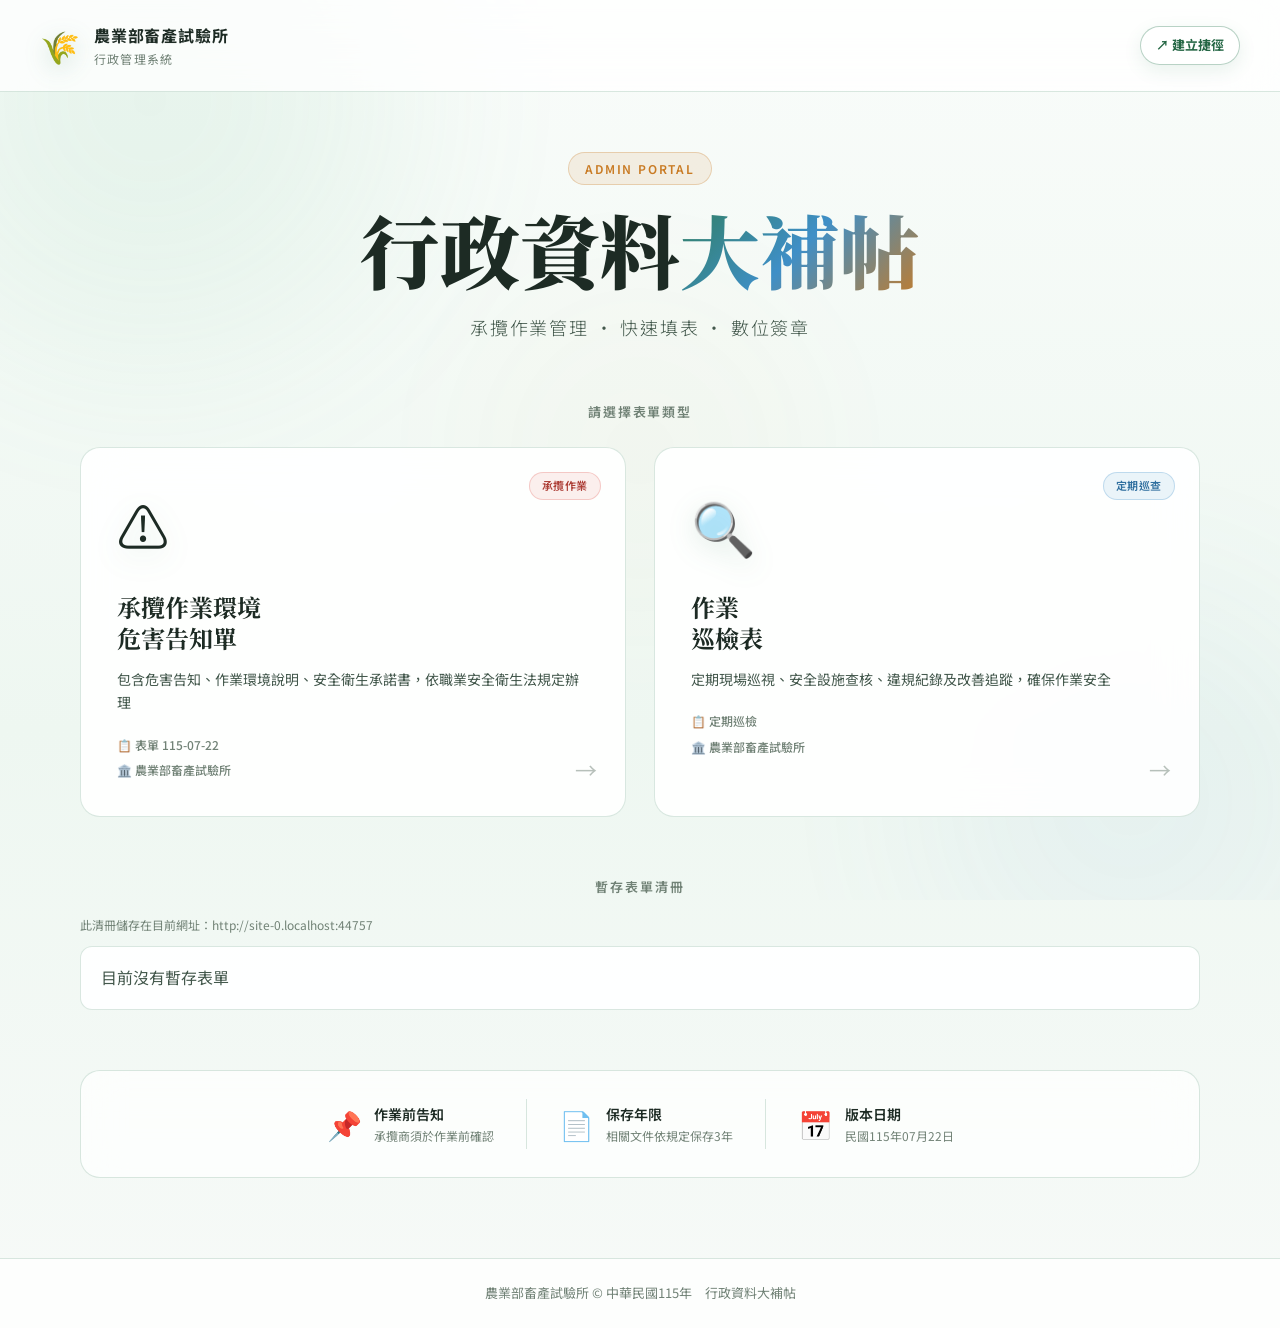
<file: Documentcheatsheet/index.html>
<!DOCTYPE html>
<html lang="zh-TW">
<head>
  <meta charset="UTF-8">
  <meta name="viewport" content="width=device-width, initial-scale=1.0, maximum-scale=5.0, user-scalable=yes">
  <meta name="description" content="農業部畜產試驗所行政資料大補帖 - 線上填寫承攬作業環境危害告知單及巡檢表">
  <title>行政資料大補帖 | 農業部畜產試驗所</title>
  <link rel="preconnect" href="https://fonts.googleapis.com">
  <link rel="preconnect" href="https://fonts.gstatic.com" crossorigin>
  <link href="https://fonts.googleapis.com/css2?family=Noto+Sans+TC:wght@300;400;500;600;700;900&family=Noto+Serif+TC:wght@400;600;700&display=swap" rel="stylesheet">
  <link rel="stylesheet" href="style.css">
  <link rel="manifest" href="manifest.json">
  <meta name="theme-color" content="#2f7d57">
  <meta name="mobile-web-app-capable" content="yes">
  <meta name="apple-mobile-web-app-capable" content="yes">
  <meta name="apple-mobile-web-app-status-bar-style" content="default">
  <meta name="apple-mobile-web-app-title" content="行政大補帖">
  <link rel="apple-touch-icon" href="icons/icon-192.png">
  <style>
    .shortcut-header-action { position:relative; display:flex; align-items:center; }
    .shortcut-btn { border:1px solid rgba(47,125,87,.34); border-radius:999px; padding:8px 15px; background:rgba(255,255,255,.86); color:#246644; font:inherit; font-size:13px; font-weight:700; cursor:pointer; box-shadow:0 6px 18px rgba(47,125,87,.1); transition:transform .2s ease, background .2s ease; white-space:nowrap; }
    .shortcut-btn:hover, .shortcut-btn:focus-visible { background:rgba(47,125,87,.1); transform:translateY(-1px); outline:none; }
    .shortcut-hint { display:none; position:absolute; top:calc(100% + 10px); right:0; z-index:30; width:min(360px, calc(100vw - 32px)); margin:0; padding:10px 13px; border:1px solid rgba(47,125,87,.24); border-radius:10px; background:#fff; color:#4f6256; font-size:12px; line-height:1.6; text-align:left; box-shadow:0 10px 26px rgba(31,95,65,.16); }
    .shortcut-hint.show { display:block; }
    @media (max-width: 600px) { .shortcut-btn { padding:8px 11px; font-size:12px; } }
  </style></head>
<body>
  <div class="bg-animation">
    <div class="orb orb-1"></div>
    <div class="orb orb-2"></div>
    <div class="orb orb-3"></div>
  </div>

  <header class="site-header">
    <div class="header-inner">
      <div class="logo-area">
        <div class="logo-icon">🌾</div>
        <div class="logo-text">
          <span class="org-name">農業部畜產試驗所</span>
          <span class="dept-name">行政管理系統</span>
        </div>
      </div>
      <div class="shortcut-header-action" aria-label="建立捷徑">
        <button id="shortcut-btn" class="shortcut-btn" type="button">↗ 建立捷徑</button>
        <p id="shortcut-hint" class="shortcut-hint" role="status"></p>
      </div>
    </div>
  </header>

  <main class="main-content">
    <section class="hero">
      <div class="hero-eyebrow">
        <span class="tag">ADMIN PORTAL</span>
      </div>
      <h1 class="hero-title">行政資料<span class="gradient-text">大補帖</span></h1>
      <p class="hero-subtitle">承攬作業管理 · 快速填表 · 數位簽章</p>
    </section>


    <section class="cards-section">
      <div class="section-label">請選擇表單類型</div>
      <div class="cards-grid">

        <!-- Card 1: 危害告知單 -->
        <a href="hazard-form.html" class="card card-hazard" id="card-hazard">
          <div class="card-glow"></div>
          <div class="card-badge">承攬作業</div>
          <div class="card-icon-wrap">
            <div class="card-icon">⚠️</div>
          </div>
          <div class="card-body">
            <h2 class="card-title">承攬作業環境<br>危害告知單</h2>
            <p class="card-desc">包含危害告知、作業環境說明、安全衛生承諾書，依職業安全衛生法規定辦理</p>
            <div class="card-meta">
              <span class="meta-item">📋 表單 115-07-22</span>
              <span class="meta-item">🏛️ 農業部畜產試驗所</span>
            </div>
          </div>
          <div class="card-arrow">→</div>
        </a>

        <!-- Card 2: 巡檢表 -->
        <a href="inspection-form.html?v=2" class="card card-inspect" id="card-inspect">
          <div class="card-glow"></div>
          <div class="card-badge">定期巡查</div>
          <div class="card-icon-wrap">
            <div class="card-icon">🔍</div>
          </div>
          <div class="card-body">
            <h2 class="card-title">作業<br>巡檢表</h2>
            <p class="card-desc">定期現場巡視、安全設施查核、違規紀錄及改善追蹤，確保作業安全</p>
            <div class="card-meta">
              <span class="meta-item">📋 定期巡檢</span>
              <span class="meta-item">🏛️ 農業部畜產試驗所</span>
            </div>
          </div>
          <div class="card-arrow">→</div>
        </a>

      </div>
    </section>

    <section class="drafts-section">
      <div class="section-label">暫存表單清冊</div>
      <div class="draft-origin-note" id="draft-origin-note"></div>
      <div class="draft-list" id="draft-list">
        <div class="draft-empty">目前沒有暫存表單</div>
      </div>
    </section>

    <section class="info-strip">
      <div class="info-item">
        <div class="info-icon">📌</div>
        <div class="info-text">
          <strong>作業前告知</strong>
          <span>承攬商須於作業前確認</span>
        </div>
      </div>
      <div class="info-divider"></div>
      <div class="info-item">
        <div class="info-icon">📄</div>
        <div class="info-text">
          <strong>保存年限</strong>
          <span>相關文件依規定保存3年</span>
        </div>
      </div>
      <div class="info-divider"></div>
      <div class="info-item">
        <div class="info-icon">📅</div>
        <div class="info-text">
          <strong>版本日期</strong>
          <span>民國115年07月22日</span>
        </div>
      </div>
    </section>
  </main>

  <footer class="site-footer">
    <p>農業部畜產試驗所 &copy; 中華民國115年　行政資料大補帖</p>
  </footer>

  <script src="form-template-rules.js"></script>
  <script src="form-catalog.js"></script>
  <script src="draft-store.js"></script>
  <script src="form-session.js"></script>
  <script src="app-cache.js"></script>
  <script>
    function applyTemplateRules() {
      const hazard = window.FormCatalog?.pageVersion('hazard') || window.ADMIN_FORM_RULES?.hazard;
      if (!hazard) return;
      const hazardCardMeta = document.querySelector('#card-hazard .card-meta .meta-item');
      if (hazardCardMeta) hazardCardMeta.textContent = `📋 表單 ${hazard.versionLabel}`;
      const versionInfo = Array.from(document.querySelectorAll('.info-text')).find(item => item.textContent.includes('版本日期'));
      const versionSpan = versionInfo?.querySelector('span');
      if (versionSpan) versionSpan.textContent = hazard.versionText;
      const footer = document.querySelector('.site-footer p');
      if (footer) footer.textContent = `農業部畜產試驗所 © 中華民國${hazard.footerYear}年　行政資料大補帖`;
    }

    function formatDraftTime(value) {
      if (!value) return '';
      const date = new Date(value);
      if (Number.isNaN(date.getTime())) return '';
      const pad = n => String(n).padStart(2, '0');
      return `${date.getFullYear()}-${pad(date.getMonth() + 1)}-${pad(date.getDate())} ${pad(date.getHours())}:${pad(date.getMinutes())}`;
    }

    function escapeHtml(value) {
      return String(value || '').replace(/[&<>"']/g, char => ({
        '&': '&amp;',
        '<': '&lt;',
        '>': '&gt;',
        '"': '&quot;',
        "'": '&#39;'
      }[char]));
    }

    function renderDraftList() {
      const list = document.getElementById('draft-list');
      if (!window.DraftStore) {
        list.innerHTML = '<div class="draft-empty">暫存清冊尚未載入，請重新整理首頁</div>';
        return;
      }
      let drafts = [];
      try {
        drafts = DraftStore.list();
      } catch (e) {
        console.warn('[DraftList] render failed:', e);
        list.innerHTML = '<div class="draft-empty">暫存清冊讀取失敗，請重新整理首頁</div>';
        return;
      }

      if (!Array.isArray(drafts) || drafts.length === 0) {
        list.innerHTML = '<div class="draft-empty">目前沒有暫存表單</div>';
        return;
      }

      drafts = drafts
        .slice()
        .sort((a, b) => new Date(b.updatedAt || b.createdAt || 0) - new Date(a.updatedAt || a.createdAt || 0));

      list.innerHTML = drafts.map(item => `
        <a class="draft-item" href="${escapeHtml(item.url)}">
          <div class="draft-main">
            <span class="draft-type">${escapeHtml(item.typeLabel || '表單')}</span>
            <strong>${escapeHtml(item.title || '未命名表單')}</strong>
          </div>
          <div class="draft-time">
            <span>建立：${formatDraftTime(item.createdAt)}</span>
            <span>更新：${formatDraftTime(item.updatedAt)}</span>
          </div>
          <button class="draft-delete" type="button" data-draft-id="${escapeHtml(item.id)}">刪除</button>
        </a>
      `).join('');
    }

    function deleteDraft(id) {
      DraftStore.remove(id);
      renderDraftList();
    }

    function refreshDraftListWhenVisible() {
      if (!document.hidden) renderDraftList();
    }

    function bindDraftRefresh() {
      window.addEventListener('pageshow', renderDraftList);
      window.addEventListener('focus', renderDraftList);
      window.addEventListener('storage', event => {
        if (!window.DraftStore || event.key === DraftStore.INDEX_KEY || event.key === DraftStore.UPDATED_KEY || (event.key || '').startsWith(DraftStore.RECORD_PREFIX)) {
          renderDraftList();
        }
      });
      document.addEventListener('visibilitychange', refreshDraftListWhenVisible);
    }

    function renderDraftOriginNote() {
      AppCache.renderOriginNote('draft-origin-note');
    }

    document.addEventListener('DOMContentLoaded', () => {
      applyTemplateRules();
      renderDraftOriginNote();
      const cards = document.querySelectorAll('.card');
      cards.forEach((card, i) => {
        card.style.opacity = '0';
        card.style.transform = 'translateY(30px)';
        setTimeout(() => {
          card.style.transition = 'opacity 0.6s ease, transform 0.6s ease';
          card.style.opacity = '1';
          card.style.transform = 'translateY(0)';
        }, 200 + i * 150);
      });
      renderDraftList();
      bindDraftRefresh();
      setTimeout(renderDraftList, 250);
      if (new URLSearchParams(window.location.search).has('drafts')) {
        setTimeout(renderDraftList, 700);
      }
      document.getElementById('draft-list').addEventListener('click', event => {
        const button = event.target.closest('.draft-delete');
        if (!button) return;
        event.preventDefault();
        event.stopPropagation();
        deleteDraft(button.dataset.draftId);
      });
      AppCache.registerServiceWorker('./service-worker.js');
    });
  </script>
  <script>
    let deferredShortcutPrompt = null;

    window.addEventListener('beforeinstallprompt', event => {
      event.preventDefault();
      deferredShortcutPrompt = event;
    });

    function showShortcutHint(message) {
      const hint = document.getElementById('shortcut-hint');
      if (!hint) return;
      hint.textContent = message;
      hint.classList.add('show');
    }

    function isStandaloneMode() {
      return window.matchMedia('(display-mode: standalone)').matches || window.navigator.standalone === true;
    }

    function setupShortcutButton() {
      const button = document.getElementById('shortcut-btn');
      if (!button) return;
      button.addEventListener('click', async () => {
        const userAgent = navigator.userAgent.toLowerCase();
        const isIOS = /iphone|ipad|ipod/.test(userAgent);
        const isMobile = /android|iphone|ipad|ipod|mobile/.test(userAgent);

        if (isStandaloneMode()) {
          showShortcutHint('目前已從建立的捷徑開啟。');
          return;
        }

        if (deferredShortcutPrompt) {
          deferredShortcutPrompt.prompt();
          const result = await deferredShortcutPrompt.userChoice;
          showShortcutHint(result.outcome === 'accepted'
            ? '捷徑已建立，之後可從裝置主畫面快速開啟。'
            : '尚未建立捷徑，之後仍可再次點選本按鈕。');
          deferredShortcutPrompt = null;
          return;
        }

        if (isIOS) {
          showShortcutHint('請點選瀏覽器的「分享」按鈕，再選擇「加入主畫面」。');
        } else if (isMobile) {
          showShortcutHint('請開啟瀏覽器選單，選擇「加到主畫面」或「建立捷徑」。');
        } else {
          showShortcutHint('請點選瀏覽器右上角選單，選擇「建立捷徑」或「將此頁加到書籤」，之後即可快速開啟。');
        }
      });
    }

    window.addEventListener('appinstalled', () => {
      showShortcutHint('捷徑已建立，之後可從裝置主畫面或應用程式清單快速開啟。');
    });

    window.addEventListener('DOMContentLoaded', setupShortcutButton);
  </script></body>
</html>
</file>
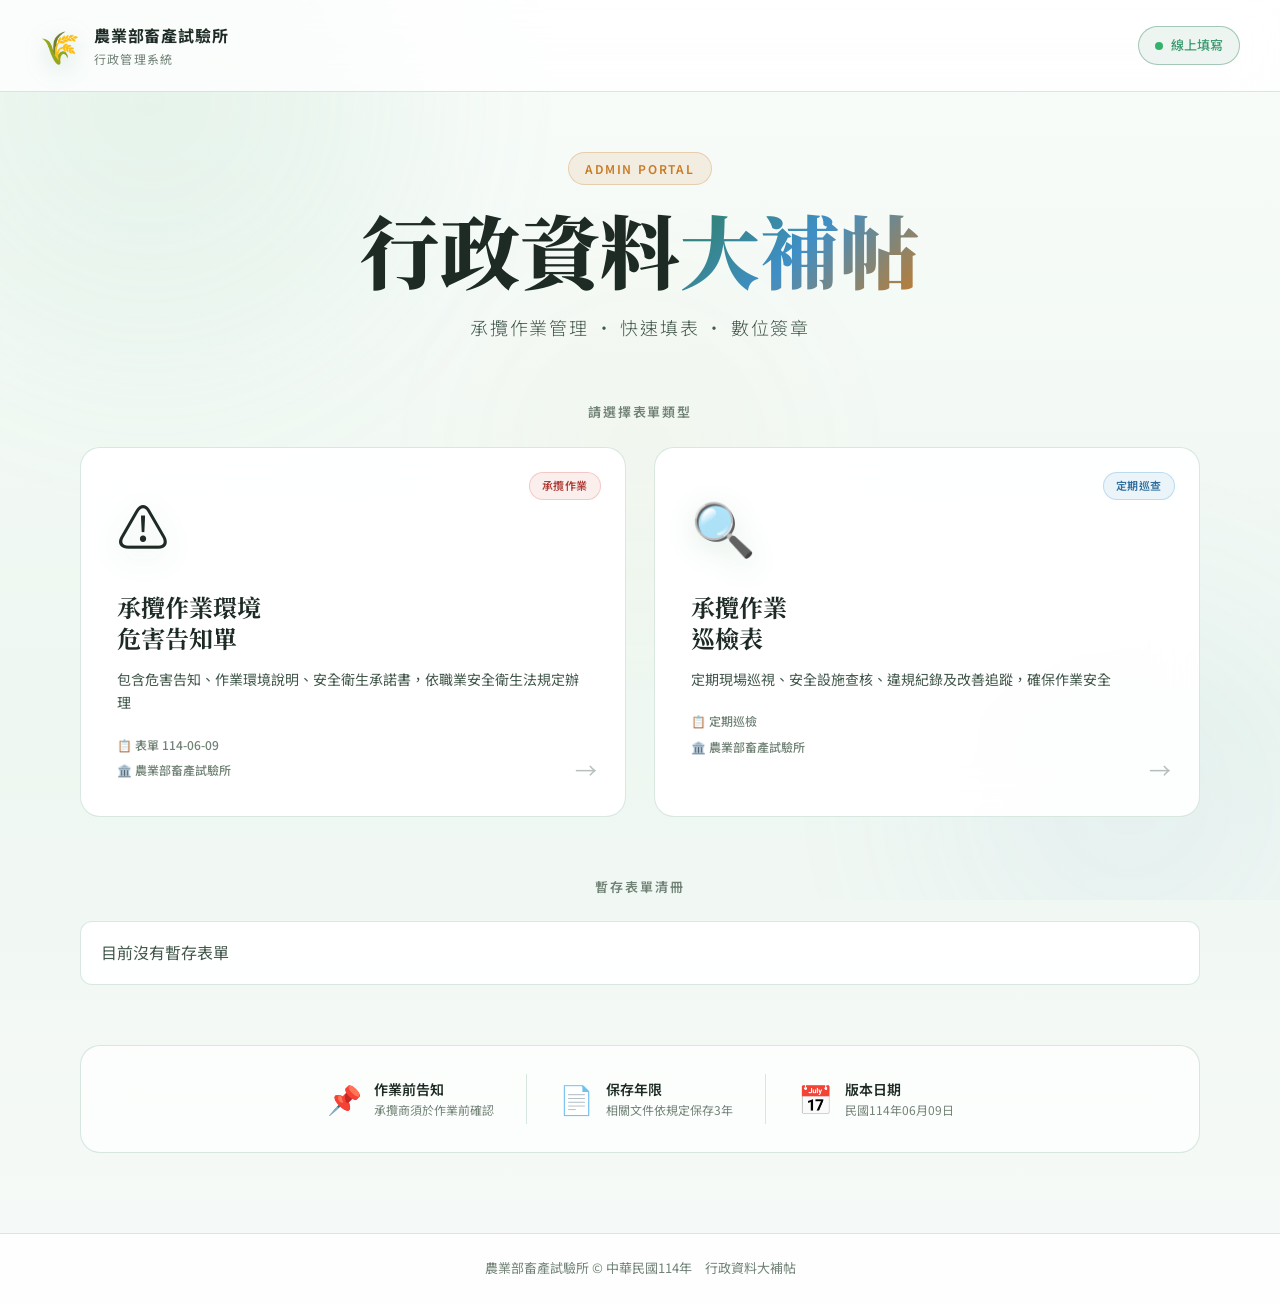
<file: 行政資料大補帖/index.html>
<!DOCTYPE html>
<html lang="zh-TW">
<head>
  <meta charset="UTF-8">
  <meta name="viewport" content="width=device-width, initial-scale=1.0, maximum-scale=5.0, user-scalable=yes">
  <meta name="description" content="農業部畜產試驗所行政資料大補帖 - 線上填寫承攬作業環境危害告知單及巡檢表">
  <title>行政資料大補帖 | 農業部畜產試驗所</title>
  <link rel="preconnect" href="https://fonts.googleapis.com">
  <link rel="preconnect" href="https://fonts.gstatic.com" crossorigin>
  <link href="https://fonts.googleapis.com/css2?family=Noto+Sans+TC:wght@300;400;500;600;700;900&family=Noto+Serif+TC:wght@400;600;700&display=swap" rel="stylesheet">
  <link rel="stylesheet" href="style.css">
  <link rel="manifest" href="manifest.json">
  <meta name="theme-color" content="#2f7d57">
  <meta name="mobile-web-app-capable" content="yes">
  <meta name="apple-mobile-web-app-capable" content="yes">
  <meta name="apple-mobile-web-app-status-bar-style" content="default">
  <meta name="apple-mobile-web-app-title" content="行政大補帖">
  <link rel="apple-touch-icon" href="icons/icon-192.png">
</head>
<body>
  <div class="bg-animation">
    <div class="orb orb-1"></div>
    <div class="orb orb-2"></div>
    <div class="orb orb-3"></div>
  </div>

  <header class="site-header">
    <div class="header-inner">
      <div class="logo-area">
        <div class="logo-icon">🌾</div>
        <div class="logo-text">
          <span class="org-name">農業部畜產試驗所</span>
          <span class="dept-name">行政管理系統</span>
        </div>
      </div>
      <div class="header-badge">
        <span class="badge-dot"></span>
        <span>線上填寫</span>
      </div>
    </div>
  </header>

  <main class="main-content">
    <section class="hero">
      <div class="hero-eyebrow">
        <span class="tag">ADMIN PORTAL</span>
      </div>
      <h1 class="hero-title">行政資料<span class="gradient-text">大補帖</span></h1>
      <p class="hero-subtitle">承攬作業管理 · 快速填表 · 數位簽章</p>
    </section>

    <section class="cards-section">
      <div class="section-label">請選擇表單類型</div>
      <div class="cards-grid">

        <!-- Card 1: 危害告知單 -->
        <a href="hazard-form.html" class="card card-hazard" id="card-hazard">
          <div class="card-glow"></div>
          <div class="card-badge">承攬作業</div>
          <div class="card-icon-wrap">
            <div class="card-icon">⚠️</div>
          </div>
          <div class="card-body">
            <h2 class="card-title">承攬作業環境<br>危害告知單</h2>
            <p class="card-desc">包含危害告知、作業環境說明、安全衛生承諾書，依職業安全衛生法規定辦理</p>
            <div class="card-meta">
              <span class="meta-item">📋 表單 114-06-09</span>
              <span class="meta-item">🏛️ 農業部畜產試驗所</span>
            </div>
          </div>
          <div class="card-arrow">→</div>
        </a>

        <!-- Card 2: 巡檢表 -->
        <a href="inspection-form.html" class="card card-inspect" id="card-inspect">
          <div class="card-glow"></div>
          <div class="card-badge">定期巡查</div>
          <div class="card-icon-wrap">
            <div class="card-icon">🔍</div>
          </div>
          <div class="card-body">
            <h2 class="card-title">承攬作業<br>巡檢表</h2>
            <p class="card-desc">定期現場巡視、安全設施查核、違規紀錄及改善追蹤，確保作業安全</p>
            <div class="card-meta">
              <span class="meta-item">📋 定期巡檢</span>
              <span class="meta-item">🏛️ 農業部畜產試驗所</span>
            </div>
          </div>
          <div class="card-arrow">→</div>
        </a>

      </div>
    </section>

    <section class="drafts-section">
      <div class="section-label">暫存表單清冊</div>
      <div class="draft-list" id="draft-list">
        <div class="draft-empty">目前沒有暫存表單</div>
      </div>
    </section>

    <section class="info-strip">
      <div class="info-item">
        <div class="info-icon">📌</div>
        <div class="info-text">
          <strong>作業前告知</strong>
          <span>承攬商須於作業前確認</span>
        </div>
      </div>
      <div class="info-divider"></div>
      <div class="info-item">
        <div class="info-icon">📄</div>
        <div class="info-text">
          <strong>保存年限</strong>
          <span>相關文件依規定保存3年</span>
        </div>
      </div>
      <div class="info-divider"></div>
      <div class="info-item">
        <div class="info-icon">📅</div>
        <div class="info-text">
          <strong>版本日期</strong>
          <span>民國114年06月09日</span>
        </div>
      </div>
    </section>
  </main>

  <footer class="site-footer">
    <p>農業部畜產試驗所 &copy; 中華民國114年　行政資料大補帖</p>
  </footer>

  <script>
    function formatDraftTime(value) {
      if (!value) return '';
      const date = new Date(value);
      if (Number.isNaN(date.getTime())) return '';
      const pad = n => String(n).padStart(2, '0');
      return `${date.getFullYear()}-${pad(date.getMonth() + 1)}-${pad(date.getDate())} ${pad(date.getHours())}:${pad(date.getMinutes())}`;
    }

    function escapeHtml(value) {
      return String(value || '').replace(/[&<>"']/g, char => ({
        '&': '&amp;',
        '<': '&lt;',
        '>': '&gt;',
        '"': '&quot;',
        "'": '&#39;'
      }[char]));
    }

    function renderDraftList() {
      const list = document.getElementById('draft-list');
      let drafts = [];
      try {
        drafts = JSON.parse(localStorage.getItem('admin-form-drafts') || '[]');
      } catch (e) {
        drafts = [];
      }

      if (!Array.isArray(drafts) || drafts.length === 0) {
        list.innerHTML = '<div class="draft-empty">目前沒有暫存表單</div>';
        return;
      }

      drafts = drafts
        .slice()
        .sort((a, b) => new Date(b.createdAt || b.updatedAt || 0) - new Date(a.createdAt || a.updatedAt || 0));

      list.innerHTML = drafts.map(item => `
        <a class="draft-item" href="${escapeHtml(item.url)}">
          <div class="draft-main">
            <span class="draft-type">${escapeHtml(item.typeLabel || '表單')}</span>
            <strong>${escapeHtml(item.title || '未命名表單')}</strong>
          </div>
          <div class="draft-time">
            <span>建立：${formatDraftTime(item.createdAt)}</span>
            <span>更新：${formatDraftTime(item.updatedAt)}</span>
          </div>
          <button class="draft-delete" type="button" data-draft-id="${escapeHtml(item.id)}">刪除</button>
        </a>
      `).join('');
    }

    function deleteDraft(id) {
      let drafts = [];
      try {
        drafts = JSON.parse(localStorage.getItem('admin-form-drafts') || '[]');
      } catch (e) {
        drafts = [];
      }
      localStorage.removeItem('admin-form-draft:' + id);
      localStorage.setItem('admin-form-drafts', JSON.stringify(drafts.filter(item => item.id !== id)));
      renderDraftList();
    }

    document.addEventListener('DOMContentLoaded', () => {
      const cards = document.querySelectorAll('.card');
      cards.forEach((card, i) => {
        card.style.opacity = '0';
        card.style.transform = 'translateY(30px)';
        setTimeout(() => {
          card.style.transition = 'opacity 0.6s ease, transform 0.6s ease';
          card.style.opacity = '1';
          card.style.transform = 'translateY(0)';
        }, 200 + i * 150);
      });
      renderDraftList();
      document.getElementById('draft-list').addEventListener('click', event => {
        const button = event.target.closest('.draft-delete');
        if (!button) return;
        event.preventDefault();
        event.stopPropagation();
        deleteDraft(button.dataset.draftId);
      });
      if ('serviceWorker' in navigator) {
        navigator.serviceWorker.register('./service-worker.js').catch(() => {});
      }
    });
  </script>
</body>
</html>
</file>
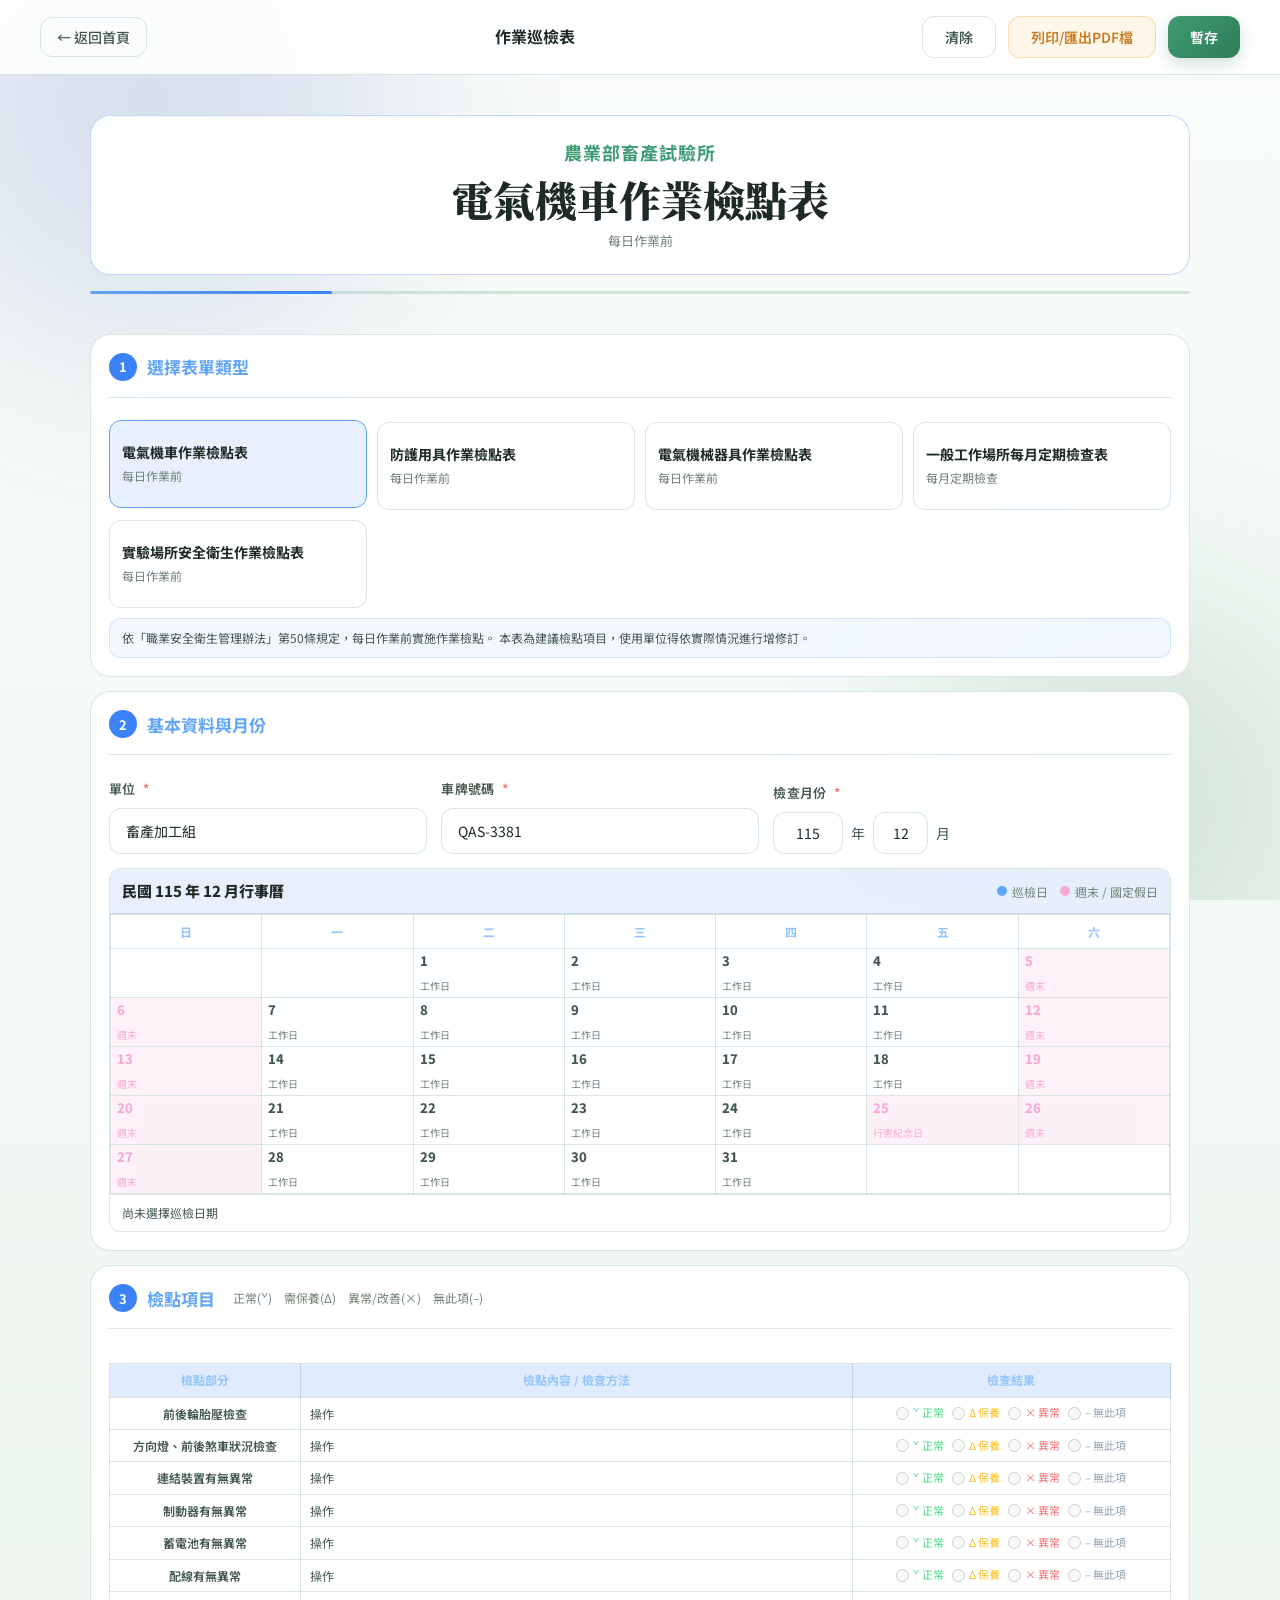
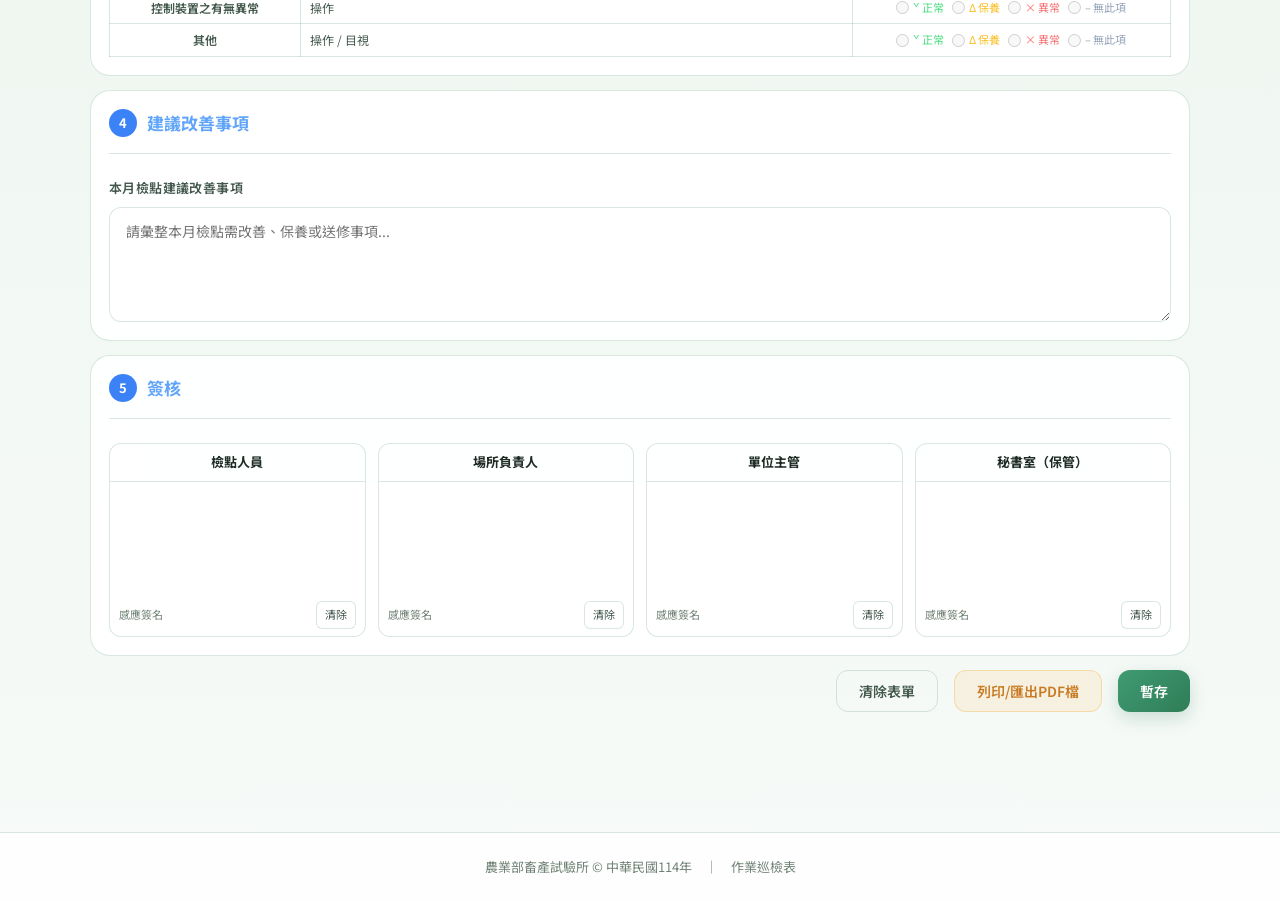
<file: Documentcheatsheet/inspection-form.html>
<!DOCTYPE html>
<html lang="zh-TW">
<head>
  <meta charset="UTF-8">
  <meta name="viewport" content="width=device-width, initial-scale=1.0, maximum-scale=5.0, user-scalable=yes">
  <meta name="description" content="農業部畜產試驗所作業巡檢表 - 線上填寫版">
  <title>作業巡檢表 | 農業部畜產試驗所</title>
  <link rel="preconnect" href="https://fonts.googleapis.com">
  <link rel="preconnect" href="https://fonts.gstatic.com" crossorigin>
  <link href="https://fonts.googleapis.com/css2?family=Noto+Sans+TC:wght@300;400;500;600;700;900&family=Noto+Serif+TC:wght@400;600;700&display=swap" rel="stylesheet">
  <link rel="stylesheet" href="style.css">
  <style>
    .form-container { max-width: 1180px; }
    .form-header { padding: 22px 24px; margin-bottom: 16px; }
    .form-title-main { font-size: clamp(26px, 3.4vw, 42px); line-height: 1.15; }
    .compact-section { padding: 18px; margin-bottom: 14px; }
    .type-grid { display: grid; grid-template-columns: repeat(4, minmax(0, 1fr)); gap: 10px; margin-top: 10px; }
    .type-card {
      min-height: 88px; padding: 12px; border: 1px solid var(--border); border-radius: var(--radius-sm);
      background: rgba(255,255,255,0.035); color: var(--text-secondary); text-align: left; cursor: pointer;
      transition: border-color .2s ease, background .2s ease, transform .2s ease; font-family: var(--font-sans);
    }
    .type-card:hover, .type-card.active { border-color: #60a5fa; background: rgba(59,130,246,0.12); transform: translateY(-2px); }
    .type-card strong { display: block; color: var(--text-primary); font-size: 14px; line-height: 1.35; margin-bottom: 6px; }
    .type-card span { display: block; font-size: 12px; color: var(--text-muted); line-height: 1.4; }
    .form-note {
      margin-top: 10px; padding: 10px 12px; border: 1px solid rgba(96,165,250,0.24); border-radius: var(--radius-sm);
      color: var(--text-secondary); background: rgba(59,130,246,0.06); font-size: 12px; line-height: 1.55;
    }
    .basic-grid { display: grid; grid-template-columns: 1fr 1fr 1.25fr; gap: 14px; align-items: end; }
    .calendar-panel { margin-top: 14px; border: 1px solid var(--border); border-radius: var(--radius-sm); overflow: hidden; background: rgba(255,255,255,0.025); }
    .calendar-head {
      display: flex; align-items: center; justify-content: space-between; gap: 12px; padding: 10px 12px;
      background: rgba(59,130,246,0.12); border-bottom: 1px solid var(--border);
    }
    .calendar-title { color: var(--text-primary); font-weight: 800; font-size: 15px; }
    .calendar-legend { display: flex; gap: 12px; color: var(--text-muted); font-size: 12px; flex-wrap: wrap; }
    .calendar-legend span { display: inline-flex; align-items: center; gap: 5px; }
    .legend-dot { width: 10px; height: 10px; border-radius: 999px; display: inline-block; }
    .legend-selected { background: #60a5fa; }
    .legend-locked { background: #f9a8d4; }
    .month-calendar { width: 100%; border-collapse: collapse; table-layout: fixed; font-size: 12px; }
    .month-calendar th {
      padding: 7px 4px; color: #93c5fd; background: rgba(255,255,255,0.04); border: 1px solid var(--border); font-weight: 700;
    }
    .month-calendar td { height: 48px; padding: 0; border: 1px solid var(--border); vertical-align: top; background: rgba(255,255,255,0.025); }
    .calendar-day {
      width: 100%; height: 48px; border: 0; background: transparent; color: var(--text-secondary); font: inherit;
      cursor: pointer; display: grid; grid-template-rows: auto 1fr; align-items: start; justify-items: start;
      padding: 5px 6px; text-align: left;
    }
    .calendar-day:hover:not(:disabled) { background: rgba(96,165,250,0.14); }
    .calendar-day.selected { background: rgba(96,165,250,0.28); color: var(--text-primary); box-shadow: inset 0 0 0 2px rgba(96,165,250,0.85); }
    .calendar-day.active { box-shadow: inset 0 0 0 2px rgba(96,165,250,0.95), 0 0 0 2px rgba(255,255,255,0.45); }
    .calendar-day.locked { background: rgba(249,168,212,0.16); color: #f9a8d4; cursor: not-allowed; }
    .calendar-day.blank { cursor: default; background: rgba(255,255,255,0.01); }
    .day-num { font-weight: 800; font-size: 13px; line-height: 1; }
    .day-note { align-self: end; font-size: 10px; color: var(--text-muted); line-height: 1.2; margin-top: 4px; }
    .calendar-day.locked .day-note { color: #f9a8d4; }
    .selected-dates { padding: 9px 12px; border-top: 1px solid var(--border); color: var(--text-secondary); font-size: 12px; line-height: 1.5; min-height: 36px; }
    .inspect-table { width: 100%; border-collapse: collapse; table-layout: fixed; font-size: 12px; margin-top: 10px; }
    .inspect-table th {
      background: rgba(59,130,246,0.15); color: #93c5fd; font-weight: 700; padding: 8px 10px;
      text-align: center; border: 1px solid var(--border); line-height: 1.35;
    }
    .inspect-table td { padding: 7px 9px; border: 1px solid var(--border); color: var(--text-secondary); vertical-align: middle; line-height: 1.45; }
    .inspect-table tr:hover td { background: rgba(59,130,246,0.04); }
    .part-col { width: 18%; color: var(--text-primary); font-weight: 600; text-align: center; }
    .content-col { width: 52%; }
    .result-col { width: 30%; }
    .improvement-box { min-height: 92px; resize: vertical; }
    .radio-group { display: grid; grid-template-columns: repeat(4, max-content); gap: 8px; justify-content: center; align-items: center; }
    .radio-group label {
      display: flex; align-items: center; gap: 4px; font-size: 11px; color: var(--text-secondary); cursor: pointer; white-space: nowrap;
    }
    .radio-group input[type="radio"] { accent-color: var(--primary-light); cursor: pointer; width: 13px; height: 13px; }
    .stat-ok { color: #4ade80; }
    .stat-maintain { color: #fbbf24; }
    .stat-fail { color: #f87171; }
    .stat-na { color: #94a3b8; }
    .signature-grid { display: grid; grid-template-columns: repeat(4, minmax(0, 1fr)); gap: 12px; margin-top: 10px; }
    .signature-box { border: 1px solid var(--border); border-radius: var(--radius-sm); background: rgba(255,255,255,0.035); overflow: hidden; }
    .signature-title { padding: 8px 10px; border-bottom: 1px solid var(--border); color: var(--text-primary); font-weight: 700; font-size: 13px; text-align: center; }
    .signature-pad { display: block; width: 100%; height: 112px; background: rgba(255,255,255,0.96); touch-action: none; cursor: zoom-in; }
    .signature-actions { display: flex; justify-content: space-between; align-items: center; gap: 8px; padding: 7px 9px; color: var(--text-muted); font-size: 11px; }
    .signature-clear {
      border: 1px solid var(--border); border-radius: 6px; background: rgba(255,255,255,0.04); color: var(--text-secondary);
      padding: 4px 8px; font: inherit; cursor: pointer;
    }
    .signature-clear:hover { border-color: #60a5fa; color: var(--text-primary); }
    .signature-modal {
      position: fixed; inset: 0; z-index: 100000; display: none; align-items: center; justify-content: center;
      padding: 14px; background: rgba(15,23,42,0.74);
    }
    .signature-modal.open { display: flex; }
    .signature-modal-panel {
      width: min(100%, 620px); border: 1px solid var(--border); border-radius: var(--radius-sm);
      background: #0f172a; box-shadow: 0 24px 70px rgba(0,0,0,0.45); overflow: hidden;
    }
    .signature-modal-head {
      display: flex; align-items: center; justify-content: space-between; gap: 10px;
      padding: 10px 12px; color: var(--text-primary); border-bottom: 1px solid var(--border); font-weight: 800;
    }
    .signature-modal-pad {
      display: block; width: 100%; height: min(48vh, 340px); min-height: 230px;
      background: rgba(255,255,255,0.98); touch-action: none; cursor: crosshair;
    }
    .signature-modal-actions {
      display: grid; grid-template-columns: repeat(3, 1fr); gap: 8px; padding: 10px; border-top: 1px solid var(--border);
    }
    .signature-modal-actions button {
      min-height: 42px; border: 1px solid var(--border); border-radius: 6px; font: inherit; cursor: pointer;
      background: rgba(255,255,255,0.06); color: var(--text-secondary);
    }
    .signature-modal-actions .signature-modal-save { background: #2563eb; border-color: #60a5fa; color: #fff; font-weight: 800; }
    .print-sheet { display: none; }

    @media (max-width: 960px) {
      .type-grid, .signature-grid { grid-template-columns: repeat(2, minmax(0, 1fr)); }
      .basic-grid { grid-template-columns: 1fr; }
      .radio-group { grid-template-columns: repeat(2, max-content); }
    }
    @media (max-width: 560px) {
      .type-grid, .signature-grid { grid-template-columns: 1fr; }
      .inspect-table { font-size: 11px; }
      .inspect-table th, .inspect-table td { padding: 6px 5px; }
      .part-col { width: 17%; }
      .content-col { width: 38%; }
      .result-col { width: 45%; }
      .radio-group { grid-template-columns: repeat(2, max-content); justify-content: center; gap: 6px 7px; }
      .radio-group label { font-size: 10.5px; gap: 3px; }
      .radio-group input[type="radio"] { width: 12px; height: 12px; }
      .signature-pad { height: 96px; cursor: zoom-in; }
    }
    @media print {
      @page { size: A4 landscape; margin: 10mm 7mm; }
      html, body {
        width: 283mm; min-height: 0; margin: 0 !important; padding: 0 !important;
        background: #fff !important; color: #000 !important; overflow: visible !important;
      }
      body > *:not(.print-sheet) { display: none !important; }
      .print-sheet, .print-sheet * { visibility: visible !important; }
      .print-sheet {
        display: block !important; position: relative; width: 283mm; max-width: 283mm; min-height: 0;
        margin: 0 !important; padding: 0; color: #000 !important; box-sizing: border-box;
        font-family: "標楷體", "DFKai-SB", "BiauKai", serif; font-size: 14pt; font-weight: 400 !important;
        overflow: visible !important; break-after: avoid; page-break-after: avoid;
      }
      .print-sheet * { box-sizing: border-box; font-family: "標楷體", "DFKai-SB", "BiauKai", serif; font-weight: 400 !important; }
      .print-num { font-family: "Times New Roman", Times, serif !important; font-weight: 400 !important; }
      .print-retention {
        position: absolute; top: 0; right: 0; border: 1px solid #000; padding: 2px 7px;
        font-size: 14pt; line-height: 1.2; background: #fff !important;
      }
      .print-title-org { text-align: center; font-size: 20pt; line-height: 1.35; padding-top: 1mm; }
      .print-title-main { text-align: center; font-size: 20pt; line-height: 1.35; margin-top: 0; padding-bottom: 1mm; }
      .print-meta {
        display: grid; grid-template-columns: repeat(3, 1fr); gap: 0; margin: 4px 0 4px; font-size: 14pt; line-height: 1.65;
        width: 100%;
      }
      .print-meta div { text-align: left; padding: 1px 8px 2px 0; }
      .print-meta div:nth-child(2) { text-align: center; padding-left: 4px; padding-right: 4px; }
      .print-meta div:nth-child(3) { text-align: right; padding-left: 8px; padding-right: 0; }
      .print-table {
        width: 100%; border-collapse: collapse; table-layout: fixed; font-size: 12pt; line-height: 1.12; page-break-inside: auto;
      }
      .print-table thead { display: table-header-group; }
      .print-table tfoot { display: table-footer-group; }
      .print-table th, .print-table td {
        border: 1px solid #000; padding: 2.2px 1.8px; color: #000 !important; background: #fff !important;
        vertical-align: middle; text-align: center; overflow-wrap: anywhere;
      }
      .print-table thead th { background: #e6e6e6 !important; }
      .print-table tr { break-inside: avoid; page-break-inside: avoid; }
      .print-table .print-part { width: 24mm; }
      .print-table .print-content { width: 44mm; text-align: left; }
      .print-table .print-day { width: 6.45mm; font-size: 12pt; padding: 1px; }
      .print-table .print-mark { font-size: 12pt; padding: 0; }
      .print-electric-cart .print-meta { line-height: 1.3; transform: translateY(-0.8mm); padding-bottom: 0.8mm; }
      .print-electric-cart .print-meta div { font-family: "標楷體", "DFKai-SB", "BiauKai", serif; padding-bottom: 1.2mm; }
      .print-electric-cart .print-table tbody .print-part {
        width: 39mm;
        text-align: left !important;
        white-space: normal;
        word-break: keep-all;
        overflow-wrap: anywhere;
        padding-left: 4px;
      }
      .print-electric-cart .print-table thead .print-part { width: 39mm; text-align: center !important; }
      .print-electric-cart .print-table .print-content { width: 27mm; text-align: center; }
      .print-electric-cart .print-plate-value { font-family: "Times New Roman", Times, serif !important; }
      .print-electric-cart .print-signatures { margin-top: 3px; }
      .print-electric-cart .print-sign-box { height: 16mm; grid-template-rows: 4.8mm 1fr; }
      .print-electric-cart .print-sign-title { font-size: 12pt; line-height: 4.8mm; }
      .print-electric-cart,
      .print-protective-equipment,
      .print-monthly-workplace {
        max-height: 189mm;
        overflow: hidden !important;
        break-after: avoid !important;
        page-break-after: avoid !important;
      }
      .print-protective-equipment .print-table { font-size: 11pt; line-height: 1.08; }
      .print-protective-equipment .print-table th,
      .print-protective-equipment .print-table td { padding: 1.8px 1.5px; }
      .print-protective-equipment .print-meta { line-height: 1.3; transform: translateY(-0.8mm); padding-bottom: 0.8mm; }
      .print-protective-equipment .print-meta div { font-family: "標楷體", "DFKai-SB", "BiauKai", serif; padding-bottom: 1.2mm; }
      .print-protective-equipment .print-table .print-part { width: 20mm; white-space: nowrap; word-break: keep-all; }
      .print-protective-equipment .print-table thead th { text-align: center !important; }
      .print-protective-equipment .print-table tbody .print-content {
        width: 50mm;
        text-align: left !important;
        white-space: normal;
        word-break: normal;
        overflow-wrap: anywhere;
      }
      .print-protective-equipment .print-table thead .print-content { width: 50mm; text-align: center !important; }
      .print-protective-equipment .print-content-inner {
        display: -webkit-box;
        -webkit-line-clamp: 2;
        -webkit-box-orient: vertical;
        overflow: hidden;
        line-height: 1.12;
      }
      .print-protective-equipment .print-table .print-day { width: 6.65mm; font-size: 11pt; padding: 0.6px; }
      .print-protective-equipment .print-table .print-mark { font-size: 11pt; }
      .print-protective-equipment .print-improve-row { height: 7mm; }
      .print-protective-equipment .print-improve-cell { white-space: nowrap; overflow: hidden; text-overflow: clip; line-height: 1.2; padding: 2px 5px !important; }
      .print-protective-equipment .print-note { font-size: 9.6pt; line-height: 1.02; padding: 1.5px 4px !important; }
      .print-protective-equipment .print-note-title { margin-bottom: 0; line-height: 1.02; }
      .print-protective-equipment .print-note-lines li { line-height: 1.02; }
      .print-protective-equipment .print-sign-box { height: 17mm; grid-template-rows: 5mm 1fr; }
      .print-protective-equipment .print-sign-title { font-size: 12pt; line-height: 5mm; }
      .print-electric-machinery .print-meta { line-height: 1.3; transform: translateY(-0.8mm); padding-bottom: 0.8mm; margin-bottom: 4px; }
      .print-electric-machinery .print-meta div { font-family: "標楷體", "DFKai-SB", "BiauKai", serif; padding-bottom: 1.2mm; }
      .print-electric-machinery .print-table { border-collapse: collapse; border-spacing: 0; }
      .print-electric-machinery .print-table th,
      .print-electric-machinery .print-table td { border: 1px solid #000; }
      .print-electric-machinery .print-table thead th {
        text-align: center !important;
        border: 1px solid #000;
        border-bottom: 1px solid #000 !important;
      }
      .print-electric-machinery .print-table th:first-child,
      .print-electric-machinery .print-table td:first-child { border-left: 1px solid #000; }
      .print-electric-machinery .print-table tr:last-child td { border-bottom: 1px solid #000; }
      .print-electric-machinery .print-table {
        outline: none;
      }
      .print-electric-machinery .print-table-continued {
        break-before: page;
        page-break-before: always;
        margin-top: 0;
      }
      .print-electric-machinery .print-part {
        text-align: center !important;
        vertical-align: middle !important;
        display: table-cell;
        line-height: 1.25;
      }
      .print-monthly-workplace .print-meta { line-height: 1.3; transform: translateY(-0.8mm); padding-bottom: 0.8mm; margin-bottom: 4px; }
      .print-monthly-workplace .print-meta div { font-family: "標楷體", "DFKai-SB", "BiauKai", serif; padding-bottom: 1.2mm; }
      .print-monthly-workplace .print-table thead th { text-align: center !important; }
      .print-monthly-workplace .print-table .print-part { width: 28mm; white-space: normal; word-break: keep-all; }
      .print-monthly-workplace .print-table .print-content {
        width: 171mm;
        text-align: left;
        word-break: keep-all;
        line-height: 1.15;
      }
      .print-monthly-workplace .print-content-inner {
        display: -webkit-box;
        -webkit-line-clamp: 2;
        -webkit-box-orient: vertical;
        overflow: hidden;
      }
      .print-monthly-workplace .print-table .print-day { width: 6.9mm; font-size: 12pt; }
      .print-monthly-workplace .print-signatures { margin-top: 3px; }
      .print-monthly-workplace .print-sign-box { height: 17mm; grid-template-rows: 5mm 1fr; }
      .print-monthly-workplace .print-sign-title { font-size: 12pt; line-height: 5mm; }
      .print-lab-safety .print-table .print-part {
        width: 13mm;
      }
      .print-lab-safety .print-table .print-content {
        width: 68mm;
        text-align: left;
      }
      .print-lab-safety .print-table .print-day {
        width: 6.38mm;
      }
      .print-lab-safety .print-table {
        width: calc(100% - 1.2mm);
        max-width: calc(100% - 1.2mm);
        margin-left: 0.6mm;
        border-collapse: separate;
        border-spacing: 0;
      }
      .print-lab-safety .print-table th,
      .print-lab-safety .print-table td {
        border-right: 0;
        border-bottom: 0;
      }
      .print-lab-safety .print-table th:last-child,
      .print-lab-safety .print-table td:last-child {
        border-right: 1px solid #000;
      }
      .print-lab-safety .print-table tbody tr:last-child td {
        border-bottom: 1px solid #000;
      }
      .print-lab-safety .print-table thead .print-lab-merged-head {
        text-align: center !important;
        border-left: 1px solid #000 !important;
        border-top: 1px solid #000 !important;
      }
      .print-improve-row { height: 12mm; }
      .print-improve-cell { text-align: left !important; vertical-align: top !important; white-space: pre-wrap; line-height: 1.35; padding: 3px 5px !important; }
      .print-note { text-align: left !important; vertical-align: top !important; font-size: 11pt; line-height: 1.32; padding: 3px 5px !important; overflow: hidden; }
      .print-note-title { margin-bottom: 1px; }
      .print-note-lines { margin: 0; padding-left: 0; list-style: none; }
      .print-note-lines li { margin: 0; padding: 0; line-height: 1.32; }
      .print-signatures {
        display: grid; grid-template-columns: repeat(4, 1fr); gap: 0; margin-top: 5px; border: 1px solid #000; border-right: 0; break-inside: avoid;
        break-after: avoid;
        page-break-after: avoid;
      }
      .print-sign-box { border-right: 1px solid #000; height: 20mm; display: grid; grid-template-rows: 5.5mm 1fr; }
      .print-sign-title { text-align: center; border-bottom: 1px solid #000; font-size: 14pt; line-height: 5.5mm; }
      .print-sign-body { display: flex; align-items: center; justify-content: center; }
      .print-sign-body img { max-width: 95%; max-height: 13mm; }
      .print-signatures + * { display: none !important; }
    }
  </style>
</head>
<body class="form-page">
  <div class="bg-animation">
    <div class="orb orb-1" style="background:radial-gradient(circle,#1e40af,transparent)"></div>
    <div class="orb orb-2" style="background:radial-gradient(circle,#1a6b3c,transparent)"></div>
  </div>

  <nav class="form-topbar">
    <a href="index.html" class="back-btn">← 返回首頁</a>
    <span class="topbar-title">作業巡檢表</span>
    <div class="topbar-actions">
      <button class="btn btn-ghost" onclick="clearForm()">清除</button>
      <button class="btn btn-print" onclick="printForm()">列印/匯出PDF檔</button>
      <button class="btn btn-primary" onclick="saveForm()">暫存</button>
    </div>
  </nav>

  <div class="form-container">
    <div class="form-header" style="border-color: rgba(59,130,246,0.3);">
      <div class="form-org">農業部畜產試驗所</div>
      <h1 class="form-title-main"><span id="current-title">作業巡檢表</span></h1>
      <p class="form-subtitle" id="current-subtitle">請選擇表單類型</p>
    </div>

    <div class="progress-bar">
      <div class="progress-fill" id="progress-fill" style="width: 0%; background: linear-gradient(90deg, #60a5fa, #3b82f6);"></div>
    </div>

    <div class="form-section compact-section">
      <div class="section-title" style="color:#60a5fa;">
        <span class="section-num" style="background:#3b82f6;">1</span>
        選擇表單類型
      </div>
      <div class="type-grid" id="type-grid"></div>
      <div class="form-note" id="form-note"></div>
    </div>

    <div class="form-section compact-section">
      <div class="section-title" style="color:#60a5fa;">
        <span class="section-num" style="background:#3b82f6;">2</span>
        基本資料與月份
      </div>
      <div class="basic-grid">
        <div class="form-field">
          <label class="form-label" for="unit">單位 <span class="required">*</span></label>
          <input class="form-input" id="unit" type="text" value="畜產加工組" oninput="updateProgress()">
        </div>
        <div class="form-field">
          <label class="form-label" for="place" id="place-label">作業場所 <span class="required">*</span></label>
          <input class="form-input" id="place" type="text" value="加工館" oninput="updateProgress()">
        </div>
        <div class="form-field">
          <label class="form-label" for="roc-year">檢查月份 <span class="required">*</span></label>
          <div class="date-row">
            <input class="date-input-sm" id="roc-year" type="text" maxlength="3" oninput="handleMonthInput()">
            <label>年</label>
            <input class="date-input-sm" id="month" type="text" maxlength="2" style="width:55px" oninput="handleMonthInput()">
            <label>月</label>
          </div>
        </div>
      </div>
      <div class="calendar-panel">
        <div class="calendar-head">
          <div class="calendar-title" id="calendar-title">月份行事曆</div>
          <div class="calendar-legend">
            <span><i class="legend-dot legend-selected"></i>巡檢日</span>
            <span><i class="legend-dot legend-locked"></i>週末 / 國定假日</span>
          </div>
        </div>
        <table class="month-calendar" aria-label="月份行事曆">
          <thead><tr><th>日</th><th>一</th><th>二</th><th>三</th><th>四</th><th>五</th><th>六</th></tr></thead>
          <tbody id="calendar-body"></tbody>
        </table>
        <div class="selected-dates" id="selected-dates">尚未選擇巡檢日期</div>
      </div>
    </div>

    <div class="form-section compact-section">
      <div class="section-title" style="color:#60a5fa;">
        <span class="section-num" style="background:#3b82f6;">3</span>
        檢點項目
        <span style="font-size:12px; font-weight:400; color:var(--text-muted); margin-left:8px;">正常(ˇ)　需保養(Δ)　異常/改善(×)　無此項(–)</span>
      </div>
      <div style="overflow-x:auto; -webkit-overflow-scrolling:touch;">
        <table class="inspect-table">
          <thead>
            <tr>
              <th class="part-col" id="part-heading">檢點部分</th>
              <th class="content-col">檢點內容 / 檢查方法</th>
              <th class="result-col">檢查結果</th>
            </tr>
          </thead>
          <tbody id="inspect-tbody"></tbody>
        </table>
      </div>
    </div>

    <div class="form-section compact-section">
      <div class="section-title" style="color:#60a5fa;">
        <span class="section-num" style="background:#3b82f6;">4</span>
        建議改善事項
      </div>
      <div class="form-field">
        <label class="form-label" for="improvement-summary">本月檢點建議改善事項</label>
        <textarea class="form-textarea improvement-box" id="improvement-summary" rows="4" placeholder="請彙整本月檢點需改善、保養或送修事項..." oninput="updateProgress()"></textarea>
      </div>
    </div>

    <div class="form-section compact-section">
      <div class="section-title" style="color:#60a5fa;">
        <span class="section-num" style="background:#3b82f6;">5</span>
        簽核
      </div>
      <div class="signature-grid" id="signature-grid"></div>
    </div>

    <div style="display:flex;gap:16px;justify-content:flex-end;margin-top:8px;">
      <button class="btn btn-ghost" onclick="clearForm()">清除表單</button>
      <button class="btn btn-print" onclick="printForm()">列印/匯出PDF檔</button>
      <button class="btn btn-primary" onclick="saveForm()">暫存</button>
    </div>
  </div>

  <div class="print-sheet" id="print-sheet"></div>
  <div class="signature-modal" id="signature-modal" aria-hidden="true">
    <div class="signature-modal-panel" role="dialog" aria-modal="true" aria-labelledby="signature-modal-title">
      <div class="signature-modal-head">
        <span id="signature-modal-title">簽名</span>
      </div>
      <canvas class="signature-modal-pad" id="signature-modal-pad" aria-label="放大簽名欄"></canvas>
      <div class="signature-modal-actions">
        <button type="button" onclick="clearSignatureModal()">清除</button>
        <button type="button" onclick="closeSignatureModal(false)">取消</button>
        <button type="button" class="signature-modal-save" onclick="closeSignatureModal(true)">完成</button>
      </div>
    </div>
  </div>

  <footer class="site-footer">
    <p>農業部畜產試驗所 &copy; 中華民國114年　｜　作業巡檢表</p>
  </footer>

  <script src="draft-store.js"></script>
  <script src="form-session.js"></script>
  <script src="print-utils.js"></script>
  <script src="print-layout-rules.js"></script>
  <script src="print-verifier.js"></script>
  <script src="form-definitions.js"></script>
  <script src="form-catalog.js"></script>
  <script src="signature-utils.js"></script>
  <script src="app-cache.js"></script>
  <script>
    const FORM_TYPES = [
      {
        id: 'electric-cart',
        title: '電氣機車作業檢點表',
        printTitle: '電氣機車作業檢點表（每日作業前）',
        subtitle: '每日作業前',
        metaLabel: '車牌號碼',
        metaDefault: 'QAS-3381',
        ruleArticle: '第50條',
        partHeading: '檢點部分',
        items: [
          ['前後輪胎壓檢查', '操作'],
          ['方向燈、前後煞車狀況檢查', '操作'],
          ['連結裝置有無異常', '操作'],
          ['制動器有無異常', '操作'],
          ['蓄電池有無異常', '操作'],
          ['配線有無異常', '操作'],
          ['控制裝置之有無異常', '操作'],
          ['其他', '操作 / 目視']
        ]
      },
      {
        id: 'protective-equipment',
        title: '防護用具作業檢點表',
        printTitle: '防護用具作業檢點表（每日作業前）',
        subtitle: '每日作業前',
        metaLabel: '作業場所',
        metaDefault: '加工館',
        ruleArticle: '第77條',
        partHeading: '檢點部分',
        items: [
          ['安全帽', '帽殼、金屬配件及衝擊吸收墊片是否無污垢、裂痕及損傷'],
          ['耳栓／耳罩', '是否具適當強度及彈性'],
          ['耳栓／耳罩', '使用時是否無不適感覺'],
          ['防護眼鏡及面具', '透鏡是否無污垢及傷痕'],
          ['防護眼鏡及面具', '鏡框螺絲是否無生鏽、鬆懈及龜裂'],
          ['防毒口罩', '濾材是否乾燥，無污穢、破損及變形'],
          ['防毒口罩', '繫帶是否有彈性、長度適當、無破損'],
          ['防毒口罩', '排氣閥是否無龜裂及附著異物'],
          ['防毒口罩', '是否定期更換保持其可用性'],
          ['防護手套', '手套是否無破損、具有彈性、易穿脫、不易滑'],
          ['防護衣', '防護衣是否無破損、污穢'],
          ['防護衣', '接縫部份是否耐拉扯'],
          ['防護衣', '穿著後是否容易活動'],
          ['急救箱', '藥品是否未過期'],
          ['其他', '']
        ]
      },
      {
        id: 'electric-machinery',
        title: '電氣機械器具作業檢點表',
        printTitle: '電氣機械器具作業檢點表（每日作業前）',
        subtitle: '每日作業前',
        metaLabel: '作業場所',
        metaDefault: '加工館',
        ruleArticle: '第77條',
        partHeading: '檢點部分',
        items: [
          ['電器安全', '水源、電源供應是否正常'],
          ['電器安全', '電氣設備運轉是否正常'],
          ['電器安全', '電氣設備是否依標準操作流程運作'],
          ['電器安全', '電氣設備是否依使用程序關閉'],
          ['電器安全', '電源插座是否完整無破損'],
          ['電器安全', '電源插座是否標示電壓（標示電壓為110V或220V，220V需以紅字標示）'],
          ['電器安全', '電線絕緣包覆是否完整無裸露情形'],
          ['電器安全', '配電盤是否有過負載斷路器或接地裝置'],
          ['電器安全', '配電箱是否設有內盤，無裸露端子'],
          ['電器安全', '電氣設備電線及插頭是否完整'],
          ['電器安全', '電氣設備使用時，電氣設備插頭與電源插座是否固定緊密'],
          ['電器安全', '電線相接處是否銜接良好、包覆緊密'],
          ['電器安全', '電氣設備是否設有漏電斷路器或接地（如製冰機、超音波洗滌器、冰箱、飲水機、冷氣機或220V之儀器設備）'],
          ['電器安全', '水源及電源插座是否設有安全距離或擋板'],
          ['電器安全', '穩壓設備是否運作正常'],
          ['電器安全', '是否依規定不可使用延長線'],
          ['機械防護', '護罩、護欄或擋板是否定位（如：轉動皮帶之護欄不可移走）'],
          ['機械防護', '安全連鎖裝置功能是否正常'],
          ['機械防護', '自動停止裝置是否正常'],
          ['其他', '']
        ]
      },
      {
        id: 'monthly-workplace',
        title: '一般工作場所每月定期檢查表',
        printTitle: '一般工作場所每月定期檢查表',
        subtitle: '每月定期檢查',
        metaLabel: '作業場所',
        metaDefault: '加工館',
        ruleArticle: '',
        partHeading: '檢查項目',
        items: [
          ['空間', '堆置、懸掛物件是否有傾倒掉落之虞（目視）'],
          ['平面圖', '是否繪製工作場所平面圖並張貼告示於明顯處，空間如有變更是否已完成更新（目視）'],
          ['照明', '照明是否適當（一般辦公場所應介於300-800米燭光）（量測）'],
          ['通道', '不得堆置物品影響通行、逃生出口不得上鎖（目視）'],
          ['地面', '避免積水、油漬造成溼滑、地面不平、階梯級距過高等造成人員跌倒之危險（目視）'],
          ['用電', '延長線使用不得超過負載，電器電線是否妥善固定，電線不得壓迫、橫越尖銳面導致破損（目視）'],
          ['用電', '潮濕場所用電是否已裝設漏電斷路器（目視）'],
          ['熱源', '發熱、產熱設備是否於安全設計下使用，避免熱源接近易燃物質（目視）'],
          ['其他', '操作 / 目視']
        ]
      },
      {
        id: 'lab-safety',
        title: '實驗場所安全衛生作業檢點表',
        printTitle: '實驗場所安全衛生作業檢點表（每日作業前）',
        subtitle: '每日作業前',
        metaLabel: '作業場所',
        metaDefault: '一樓肉品實驗室',
        ruleArticle: '',
        partHeading: '檢點部分',
        contentHeading: '檢點內容',
        printSplitIndex: 20,
        items: [
          ['藥品櫃', '藥品使用完畢後是否緊閉並置回原位整齊存放'],
          ['藥品櫃', '藥品名稱是否標示清楚'],
          ['藥品櫃', '各藥櫃是否關閉妥當'],
          ['藥品櫃', '藥品櫃內有無藥品洩漏情形'],
          ['藥品櫃', '其他：'],
          ['高壓氣體鋼瓶設備', '高壓氣體鋼瓶有無橫置之固定'],
          ['高壓氣體鋼瓶設備', '鋼瓶之固定措施是否牢固'],
          ['高壓氣體鋼瓶設備', '各種錶壓是否正常'],
          ['高壓氣體鋼瓶設備', '鋼瓶儲存間是否有易燃物'],
          ['高壓氣體鋼瓶設備', '儲存間溫度是否超過攝氏40度'],
          ['高壓氣體鋼瓶設備', '其他：'],
          ['儀器及附屬設備', '儀器使用完畢是否依程序關閉'],
          ['儀器及附屬設備', '電線絕緣包覆有無破壞致裸露'],
          ['儀器及附屬設備', '其他：'],
          ['安全衛生防護具', '特殊檢驗時，人員有無正確使用安全防護具如安全眼鏡'],
          ['安全衛生防護具', '其他：'],
          ['污染防治設備', '廢溶劑貯存所超過攝氏50度'],
          ['污染防治設備', '貯存之內容物有無明顯標示'],
          ['污染防治設備', '固體廢棄物是否分類貯存'],
          ['污染防治設備', '其他：'],
          ['室內整體環境條件', '緊急照明系統足否良好'],
          ['室內整體環境條件', '室內整潔，通道明確'],
          ['室內整體環境條件', '物品器材放置有條不紊'],
          ['室內整體環境條件', '緊急疏散標示是否清楚'],
          ['室內整體環境條件', '其他：'],
          ['高壓氣體鋼瓶設備', '檢查接頭部份有無溢洩'],
          ['高壓氣體鋼瓶設備', '各種鋼瓶成分是否標示清楚'],
          ['高壓氣體鋼瓶設備', '其他：'],
          ['消防滅火設施', '是否備有防止各類火災之滅火設備'],
          ['消防滅火設施', '滅火器是否定期更新'],
          ['消防滅火設施', '貯放場所有無明顯標示'],
          ['消防滅火設施', '其他：'],
          ['儀器及附屬設備', '電源供應系統正常（接地、絕緣電阻）'],
          ['儀器及附屬設備', '其他：']
        ]
      }
    ];

    if (window.FormCatalog) {
      FormCatalog.registerGroup('inspection', FORM_TYPES, {
        versionLabel: 'multi-form',
        source: 'reference_forms'
      });
    } else {
      FormDefinitions.register('inspection', FORM_TYPES);
    }

    const SIGNERS = ['檢點人員', '場所負責人', '單位主管', '秘書室（保管）'];
    const RESULT_MARKS = { ok: 'ˇ', maintain: 'Δ', fail: '×', na: '–' };
    const HOLIDAY_NAMES_2026 = {
      '2026-01-01': '元旦',
      '2026-02-16': '春節',
      '2026-02-17': '春節',
      '2026-02-18': '春節',
      '2026-02-19': '春節',
      '2026-02-20': '春節',
      '2026-02-27': '和平紀念日補假',
      '2026-04-03': '兒童節補假',
      '2026-04-06': '清明節補假',
      '2026-05-01': '勞動節',
      '2026-06-19': '端午節',
      '2026-09-25': '中秋節',
      '2026-09-28': '教師節',
      '2026-10-09': '國慶日補假',
      '2026-10-26': '光復節補假',
      '2026-12-25': '行憲紀念日'
    };

    let currentTypeId = FORM_TYPES[0].id;
    let selectedInspectionDates = new Set();
    let activeInspectionDate = '';
    let inspectionResultsByDate = {};
    const signaturePads = new Map();
    let activeSignatureCanvasId = '';
    const modalSignatureState = { drawing: false, dirty: false, cleared: false, lastX: 0, lastY: 0 };
    let modalSignatureBound = false;
    let currentDraftId = new URLSearchParams(window.location.search).get('draft') || '';

    function escapeHtml(value) {
      return AdminPrintUtils.escapeHtml(value);
    }

    function printText(value) {
      return AdminPrintUtils.printText(value);
    }

    function printTextWithBreaks(value) {
      return AdminPrintUtils.printTextWithBreaks(value);
    }

    function printPlateValue(value) {
      return AdminPrintUtils.printPlateValue(value);
    }
    function currentForm() {
      const catalog = window.FormCatalog || window.FormDefinitions;
      return catalog.find('inspection', currentTypeId) || catalog.list('inspection')[0] || FORM_TYPES[0];
    }

    function storageKey() {
      return `inspection-form-data:${currentTypeId}`;
    }

    function readCurrentDraftData() {
      if (!currentDraftId) return null;
      return DraftStore.load(currentDraftId)?.data || null;
    }

    function renderTypeCards() {
      const grid = document.getElementById('type-grid');
      const types = (window.FormCatalog ? FormCatalog.list('inspection') : FORM_TYPES);
      grid.innerHTML = types.map(type => `
        <button type="button" class="type-card ${type.id === currentTypeId ? 'active' : ''}" onclick="switchType('${type.id}')">
          <strong>${escapeHtml(type.title)}</strong>
          <span>${escapeHtml(type.subtitle)}</span>
        </button>
      `).join('');
    }

    function renderInspectTable() {
      const form = currentForm();
      document.title = `${form.title} | 農業部畜產試驗所`;
      document.getElementById('current-title').textContent = form.title;
      document.getElementById('current-subtitle').textContent = form.subtitle;
      document.getElementById('form-note').textContent = `${sourceNote(form)} 本表為建議檢點項目，使用單位得依實際情況進行增修訂。`;
      document.getElementById('part-heading').textContent = form.partHeading || '檢點部分';
      document.getElementById('place-label').innerHTML = `${form.metaLabel} <span class="required">*</span>`;
      const place = document.getElementById('place');
      const types = (window.FormCatalog ? FormCatalog.list('inspection') : FORM_TYPES);
      if (!place.value || types.some(item => item.metaDefault === place.value)) place.value = form.metaDefault;

      const tbody = document.getElementById('inspect-tbody');
      tbody.innerHTML = form.items.map((item, idx) => `
        <tr>
          <td class="part-col">${escapeHtml(item[0])}</td>
          <td class="content-col">${escapeHtml(item[1])}</td>
          <td class="result-col">
            <div class="radio-group">
              <label><input type="radio" name="result-${idx}" value="ok" onchange="onResultChange(${idx})"> <span class="stat-ok">ˇ 正常</span></label>
              <label><input type="radio" name="result-${idx}" value="maintain" onchange="onResultChange(${idx})"> <span class="stat-maintain">Δ 保養</span></label>
              <label><input type="radio" name="result-${idx}" value="fail" onchange="onResultChange(${idx})"> <span class="stat-fail">× 異常</span></label>
              <label><input type="radio" name="result-${idx}" value="na" onchange="onResultChange(${idx})"> <span class="stat-na">– 無此項</span></label>
            </div>
          </td>
        </tr>
      `).join('');
      syncResultInputs();
      buildPrintSheet();
    }

    function sourceNote(form) {
      if (!form.ruleArticle) return '檢查結果欄：正常(ˇ)，有必要加以特別保養(Δ)，異常須送修或改善(×)，無此項(–)。';
      return `依「職業安全衛生管理辦法」${form.ruleArticle}規定，每日作業前實施作業檢點。`;
    }

    function printInstructions(form) {
      return [
        form.ruleArticle ? `依「職業安全衛生管理辦法」${form.ruleArticle}規定，每日作業前實施作業檢點。` : '每月定期實施檢查。',
        '檢查結果欄︰正常(ˇ)，有必要加以特別保養(Δ)，異常須送修或改善(×)，無此項(–)。',
        '本表為建議檢點項目，使用單位得依實際情況進行增/修訂。'
      ];
    }

    function pad2(value) {
      return String(value).padStart(2, '0');
    }

    function selectedYearMonth() {
      const rocYear = Number(document.getElementById('roc-year').value);
      const month = Number(document.getElementById('month').value);
      const year = rocYear ? rocYear + 1911 : new Date().getFullYear();
      return { rocYear: year - 1911, year, month: month >= 1 && month <= 12 ? month : new Date().getMonth() + 1 };
    }

    function dateKey(year, month, day) {
      return `${year}-${pad2(month)}-${pad2(day)}`;
    }

    function holidayName(key) {
      return HOLIDAY_NAMES_2026[key] || '';
    }

    function isLockedDate(date, key) {
      const day = date.getDay();
      return day === 0 || day === 6 || Boolean(holidayName(key));
    }

    function resultBucketForDate(key, create = false) {
      if (!key) return null;
      if (!inspectionResultsByDate[key] && create) inspectionResultsByDate[key] = {};
      return inspectionResultsByDate[key] || null;
    }

    function selectedResult(idx, key = activeInspectionDate) {
      const bucket = resultBucketForDate(key);
      return bucket ? (bucket[idx] || '') : '';
    }

    function pruneResultsToSelectedDates() {
      Object.keys(inspectionResultsByDate).forEach(key => {
        if (!selectedInspectionDates.has(key)) delete inspectionResultsByDate[key];
      });
      if (!selectedInspectionDates.has(activeInspectionDate)) {
        activeInspectionDate = [...selectedInspectionDates].sort()[0] || '';
      }
    }

    function syncResultInputs() {
      const hasActiveDate = Boolean(activeInspectionDate);
      currentForm().items.forEach((_, idx) => {
        const value = selectedResult(idx);
        document.querySelectorAll(`[name="result-${idx}"]`).forEach(input => {
          input.disabled = !hasActiveDate;
          input.checked = hasActiveDate && input.value === value;
        });
      });
    }

    function onResultChange(idx) {
      if (!activeInspectionDate) {
        syncResultInputs();
        return;
      }
      const checked = document.querySelector(`[name="result-${idx}"]:checked`);
      const bucket = resultBucketForDate(activeInspectionDate, true);
      if (checked) bucket[idx] = checked.value;
      onFormChange();
    }

    function setDefaultNormalResults(key) {
      const bucket = resultBucketForDate(key, true);
      const form = currentForm();
      form.items.forEach((item, idx) => {
        if (!bucket[idx]) bucket[idx] = defaultResultForItem(form, item);
      });
    }

    function defaultResultForItem(form, item) {
      if (form.id === 'lab-safety') {
        if (item[0] === '高壓氣體鋼瓶設備') return 'na';
        if (String(item[1] || '').startsWith('廢溶')) return 'na';
      }
      return 'ok';
    }

    function renderCalendar() {
      const { rocYear, year, month } = selectedYearMonth();
      const body = document.getElementById('calendar-body');
      const title = document.getElementById('calendar-title');
      const first = new Date(year, month - 1, 1);
      const daysInMonth = new Date(year, month, 0).getDate();
      const startDay = first.getDay();
      const validPrefix = `${year}-${pad2(month)}-`;
      selectedInspectionDates = new Set([...selectedInspectionDates].filter(key => key.startsWith(validPrefix)));
      pruneResultsToSelectedDates();

      title.textContent = `民國 ${rocYear} 年 ${month} 月行事曆`;
      let html = '';
      let day = 1;
      for (let week = 0; week < 6; week++) {
        html += '<tr>';
        for (let dow = 0; dow < 7; dow++) {
          if ((week === 0 && dow < startDay) || day > daysInMonth) {
            html += '<td><button type="button" class="calendar-day blank" tabindex="-1" disabled></button></td>';
            continue;
          }
          const key = dateKey(year, month, day);
          const date = new Date(year, month - 1, day);
          const locked = isLockedDate(date, key);
          const selected = selectedInspectionDates.has(key);
          const active = activeInspectionDate === key;
          const note = locked ? (holidayName(key) || '週末') : '工作日';
          html += `<td>
            <button type="button" class="calendar-day ${locked ? 'locked' : ''} ${selected ? 'selected' : ''} ${active ? 'active' : ''}" data-date="${key}" ${locked ? 'disabled' : ''} onclick="toggleInspectionDate('${key}')">
              <span class="day-num">${day}</span>
              <span class="day-note">${escapeHtml(note)}</span>
            </button>
          </td>`;
          day++;
        }
        html += '</tr>';
        if (day > daysInMonth) break;
      }
      body.innerHTML = html;
      renderSelectedDates();
      syncResultInputs();
      buildPrintSheet();
    }

    function renderSelectedDates() {
      const target = document.getElementById('selected-dates');
      const dates = [...selectedInspectionDates].sort();
      target.textContent = dates.length ? `已選巡檢日期：${dates.map(key => key.slice(5).replace('-', '/')).join('、')}` : '尚未選擇巡檢日期';
    }

    function toggleInspectionDate(key) {
      if (selectedInspectionDates.has(key) && activeInspectionDate === key) {
        selectedInspectionDates.delete(key);
        delete inspectionResultsByDate[key];
        if (activeInspectionDate === key) activeInspectionDate = [...selectedInspectionDates].sort()[0] || '';
      } else if (selectedInspectionDates.has(key)) {
        activeInspectionDate = key;
      } else {
        selectedInspectionDates.add(key);
        activeInspectionDate = key;
        setDefaultNormalResults(key);
      }
      renderCalendar();
      onFormChange();
    }

    function handleMonthInput() {
      renderCalendar();
      onFormChange();
    }

    function renderSignaturePads() {
      const grid = document.getElementById('signature-grid');
      grid.innerHTML = SIGNERS.map((label, idx) => `
        <div class="signature-box">
          <div class="signature-title">${escapeHtml(label)}</div>
          <canvas class="signature-pad" id="signature-${idx}" aria-label="${escapeHtml(label)}簽名"></canvas>
          <div class="signature-actions">
            <span>感應簽名</span>
            <button type="button" class="signature-clear" onclick="clearSignature(${idx})">清除</button>
          </div>
        </div>
      `).join('');
      setupSignaturePads();
    }

    function resizeCanvas(canvas, keepImage = true) {
      const oldImage = keepImage ? SignatureUtils.canvasDataUrl(canvas) : '';
      const rect = canvas.getBoundingClientRect();
      const ratio = window.devicePixelRatio || 1;
      canvas.width = Math.max(1, Math.round(rect.width * ratio));
      canvas.height = Math.max(1, Math.round(rect.height * ratio));
      const ctx = canvas.getContext('2d');
      ctx.setTransform(ratio, 0, 0, ratio, 0, 0);
      ctx.lineCap = 'round';
      ctx.lineJoin = 'round';
      ctx.lineWidth = 2.4;
      ctx.strokeStyle = '#111827';
      if (oldImage && oldImage.length > 100) {
        const img = new Image();
        img.onload = () => ctx.drawImage(img, 0, 0, rect.width, rect.height);
        img.src = oldImage;
      }
    }

    function bindSignatureDrawing(canvas, state, onChange) {
      const ctx = canvas.getContext('2d');
      const point = event => {
        const rect = canvas.getBoundingClientRect();
        return { x: event.clientX - rect.left, y: event.clientY - rect.top };
      };
      const start = event => {
        event.preventDefault();
        canvas.setPointerCapture(event.pointerId);
        const p = point(event);
        state.drawing = true;
        state.dirty = true;
        state.lastX = p.x;
        state.lastY = p.y;
      };
      const move = event => {
        if (!state.drawing) return;
        event.preventDefault();
        const p = point(event);
        ctx.beginPath();
        ctx.moveTo(state.lastX, state.lastY);
        ctx.lineTo(p.x, p.y);
        ctx.stroke();
        state.lastX = p.x;
        state.lastY = p.y;
        onChange();
      };
      const stop = event => {
        if (!state.drawing) return;
        event.preventDefault();
        state.drawing = false;
        onChange();
      };
      canvas.addEventListener('pointerdown', start);
      canvas.addEventListener('pointermove', move);
      canvas.addEventListener('pointerup', stop);
      canvas.addEventListener('pointercancel', stop);
      canvas.addEventListener('pointerleave', stop);
    }

    function setupSignaturePads() {
      signaturePads.clear();
      document.querySelectorAll('.signature-pad').forEach(canvas => {
        resizeCanvas(canvas, false);
        const state = { drawing: false, dirty: false, lastX: 0, lastY: 0 };
        signaturePads.set(canvas.id, state);

        canvas.addEventListener('pointerdown', event => {
          event.preventDefault();
          event.stopImmediatePropagation();
          openSignatureModal(canvas.id);
        });
        bindSignatureDrawing(canvas, state, onFormChange);
      });
    }

    function setupSignatureModal() {
      if (modalSignatureBound) return;
      const canvas = document.getElementById('signature-modal-pad');
      if (!canvas) return;
      bindSignatureDrawing(canvas, modalSignatureState, () => {
        modalSignatureState.cleared = false;
      });
      modalSignatureBound = true;
    }

    function drawImageToCanvas(canvas, dataUrl) {
      if (!canvas || !dataUrl || dataUrl.length < 100) return;
      const ctx = canvas.getContext('2d');
      const rect = canvas.getBoundingClientRect();
      const img = new Image();
      img.onload = () => {
        const scale = Math.min(rect.width / img.width, rect.height / img.height);
        const width = img.width * scale;
        const height = img.height * scale;
        const x = (rect.width - width) / 2;
        const y = (rect.height - height) / 2;
        ctx.drawImage(img, x, y, width, height);
      };
      img.src = dataUrl;
    }

    function clearCanvasPixels(canvas) {
      const ctx = canvas.getContext('2d');
      ctx.save();
      ctx.setTransform(1, 0, 0, 1, 0, 0);
      ctx.clearRect(0, 0, canvas.width, canvas.height);
      ctx.restore();
    }

    function copySignatureContent(sourceCanvas, targetCanvas) {
      const sourceCtx = sourceCanvas.getContext('2d');
      const targetCtx = targetCanvas.getContext('2d');
      const sourceImage = sourceCtx.getImageData(0, 0, sourceCanvas.width, sourceCanvas.height);
      const data = sourceImage.data;
      let minX = sourceCanvas.width;
      let minY = sourceCanvas.height;
      let maxX = -1;
      let maxY = -1;
      for (let y = 0; y < sourceCanvas.height; y++) {
        for (let x = 0; x < sourceCanvas.width; x++) {
          const alpha = data[(y * sourceCanvas.width + x) * 4 + 3];
          if (alpha > 8) {
            if (x < minX) minX = x;
            if (y < minY) minY = y;
            if (x > maxX) maxX = x;
            if (y > maxY) maxY = y;
          }
        }
      }
      targetCtx.save();
      targetCtx.setTransform(1, 0, 0, 1, 0, 0);
      targetCtx.clearRect(0, 0, targetCanvas.width, targetCanvas.height);
      if (maxX < minX || maxY < minY) {
        targetCtx.restore();
        return false;
      }
      const ratio = window.devicePixelRatio || 1;
      const padding = Math.max(8, Math.round(10 * ratio));
      minX = Math.max(0, minX - padding);
      minY = Math.max(0, minY - padding);
      maxX = Math.min(sourceCanvas.width - 1, maxX + padding);
      maxY = Math.min(sourceCanvas.height - 1, maxY + padding);
      const cropWidth = maxX - minX + 1;
      const cropHeight = maxY - minY + 1;
      const targetPadding = Math.max(4, Math.round(5 * ratio));
      const availableWidth = Math.max(1, targetCanvas.width - targetPadding * 2);
      const availableHeight = Math.max(1, targetCanvas.height - targetPadding * 2);
      const scale = Math.min(availableWidth / cropWidth, availableHeight / cropHeight);
      const drawWidth = cropWidth * scale;
      const drawHeight = cropHeight * scale;
      const drawX = (targetCanvas.width - drawWidth) / 2;
      const drawY = (targetCanvas.height - drawHeight) / 2;
      targetCtx.drawImage(sourceCanvas, minX, minY, cropWidth, cropHeight, drawX, drawY, drawWidth, drawHeight);
      targetCtx.restore();
      return true;
    }

    function openSignatureModal(canvasId) {
      const source = document.getElementById(canvasId);
      const modal = document.getElementById('signature-modal');
      const modalCanvas = document.getElementById('signature-modal-pad');
      const title = document.getElementById('signature-modal-title');
      if (!source || !modal || !modalCanvas) return;
      activeSignatureCanvasId = canvasId;
      modal.classList.add('open');
      modal.setAttribute('aria-hidden', 'false');
      if (title) title.textContent = source.getAttribute('aria-label') || '簽名';
      modalSignatureState.drawing = false;
      modalSignatureState.dirty = false;
      modalSignatureState.cleared = false;
      requestAnimationFrame(() => {
        resizeCanvas(modalCanvas, false);
        drawImageToCanvas(modalCanvas, SignatureUtils.canvasDataUrl(source));
      });
    }

    function clearSignatureModal() {
      const canvas = document.getElementById('signature-modal-pad');
      if (!canvas) return;
      clearCanvasPixels(canvas);
      modalSignatureState.dirty = false;
      modalSignatureState.cleared = true;
      modalSignatureState.drawing = false;
    }

    function closeSignatureModal(save) {
      const modal = document.getElementById('signature-modal');
      const modalCanvas = document.getElementById('signature-modal-pad');
      const source = document.getElementById(activeSignatureCanvasId);
      if (save && modalCanvas && source) {
        const sourceState = signaturePads.get(source.id);
        clearCanvasPixels(source);
        const hasSignature = !modalSignatureState.cleared && copySignatureContent(modalCanvas, source);
        if (sourceState) sourceState.dirty = hasSignature;
        onFormChange();
      }
      if (modal) {
        modal.classList.remove('open');
        modal.setAttribute('aria-hidden', 'true');
      }
      activeSignatureCanvasId = '';
      modalSignatureState.drawing = false;
    }

    function clearSignature(idx) {
      const canvas = document.getElementById(`signature-${idx}`);
      if (!canvas) return;
      canvas.getContext('2d').clearRect(0, 0, canvas.width, canvas.height);
      const state = signaturePads.get(canvas.id);
      if (state) state.dirty = false;
      onFormChange();
    }

    function clearAllSignatures() {
      document.querySelectorAll('.signature-pad').forEach(canvas => {
        canvas.getContext('2d').clearRect(0, 0, canvas.width, canvas.height);
        const state = signaturePads.get(canvas.id);
        if (state) state.dirty = false;
      });
    }

    function resetFormFields() {
      document.querySelectorAll('.form-input, .form-textarea, .date-input-sm').forEach(el => { el.value = ''; });
      document.querySelectorAll('input[type="radio"]').forEach(el => { el.checked = false; });
      selectedInspectionDates = new Set();
      activeInspectionDate = '';
      inspectionResultsByDate = {};
      clearAllSignatures();
      document.getElementById('unit').value = '畜產加工組';
      setDefaultDate();
      renderInspectTable();
      renderCalendar();
      updateProgress();
      buildPrintSheet();
    }

    function switchType(id) {
      if (currentDraftId) {
        currentDraftId = '';
        const url = new URL(window.location.href);
        url.searchParams.delete('draft');
        window.history.replaceState({}, '', url);
      }
      currentTypeId = id;
      renderTypeCards();
      resetFormFields();
    }

    function selectedDaySet() {
      const { year, month } = selectedYearMonth();
      return new Set([...selectedInspectionDates].filter(key => key.startsWith(`${year}-${pad2(month)}-`)).map(key => Number(key.slice(8, 10))));
    }

    function resultDateKeyForPeriod(period, isMonthly) {
      const { year, month } = selectedYearMonth();
      if (!isMonthly) return dateKey(year, month, period);
      const prefix = `${year}-${pad2(period)}-`;
      if (activeInspectionDate.startsWith(prefix)) return activeInspectionDate;
      return [...selectedInspectionDates].sort().find(key => key.startsWith(prefix)) || '';
    }

    function buildPrintSheet() {
      const sheet = document.getElementById('print-sheet');
      if (!sheet) return;
      const form = currentForm();
      sheet.className = `print-sheet print-${form.id}`;
      const { rocYear, month } = selectedYearMonth();
      const selectedDays = selectedDaySet();
      const improvement = document.getElementById('improvement-summary')?.value || '';
      const isMonthly = form.id === 'monthly-workplace';
      const periodCount = isMonthly ? 12 : 31;
      const selectedPeriods = isMonthly ? new Set([month]) : selectedDays;
      const dayHeaders = Array.from({ length: periodCount }, (_, i) => `<th class="print-day"><span class="print-num">${i + 1}</span></th>`).join('');
      const layout = window.AdminPrintLayout?.inspection;
      const contentHeading = layout ? layout.contentHeading(form) : (form.id === 'electric-cart'
        ? '檢查方法'
        : (form.id === 'protective-equipment' ? '檢點內容' : '檢點內容 / 檢查方法'));
      const noteLabels = ['一、', '二、', '三、'];
      const noteLines = printInstructions(form).map((line, idx) => `<li>${noteLabels[idx] || ''}${printText(line)}</li>`).join('');
      const metaValue = document.getElementById('place').value;
      const middleMeta = form.id === 'electric-cart'
        ? `${printText(form.metaLabel)}：${printPlateValue(metaValue)}`
        : `${printText(form.metaLabel)}：${printText(metaValue)}`;
      const firstHeadCell = layout
        ? layout.firstHeadCell(form, { printText })
        : (form.id === 'lab-safety'
          ? `<th class="print-lab-merged-head" colspan="2">${printText(form.partHeading || '檢點部分')}</th>`
          : `<th class="print-part">${printText(form.partHeading || '檢點部分')}</th>
            <th class="print-content">${printText(contentHeading)}</th>`);
      const tableColumns = layout ? layout.tableColumns(form, periodCount) : '';
      const tableHead = `
        <thead>
          <tr>
            ${firstHeadCell}
            ${dayHeaders}
          </tr>
        </thead>`;
      const renderRows = (items, startIdx = 0) => {
        const partSpans = items.map((item, idx, sectionItems) => {
          if (idx > 0 && item[0] === sectionItems[idx - 1][0]) return 0;
          let count = 1;
          while (idx + count < sectionItems.length && sectionItems[idx + count][0] === item[0]) count++;
          return count;
        });
        return items.map((item, idx) => {
          const itemIndex = startIdx + idx;
          const marks = Array.from({ length: periodCount }, (_, i) => {
            const period = i + 1;
            const resultKey = resultDateKeyForPeriod(period, isMonthly);
            const mark = selectedPeriods.has(period) ? (RESULT_MARKS[selectedResult(itemIndex, resultKey)] || '') : '';
            return `<td class="print-mark">${mark}</td>`;
          }).join('');
          const trimOtherColonForms = new Set(['electric-cart', 'protective-equipment', 'electric-machinery', 'monthly-workplace', 'lab-safety']);
          let partText = trimOtherColonForms.has(form.id) ? item[0].replace(/：$/, '') : item[0];
          if (form.id === 'protective-equipment') partText = partText.replace(/／/g, '/');
          if (form.id === 'protective-equipment' && partText === '防護眼鏡及面具') partText = '防護眼鏡<br>及面具';
          if (form.id === 'electric-machinery' && partText === '電器安全') partText = '電氣安全';
          let contentText = ((form.id === 'protective-equipment' || form.id === 'electric-machinery' || form.id === 'lab-safety') && item[0].replace(/：$/, '') === '其他') ? '' : item[1];
          const spanAttr = partSpans[idx] > 1 ? ` rowspan="${partSpans[idx]}"` : '';
          const partCell = partSpans[idx] > 0 ? `<td class="print-part"${spanAttr}>${printTextWithBreaks(partText)}</td>` : '';
          return `<tr>
            ${partCell}
            <td class="print-content"><span class="print-content-inner">${printTextWithBreaks(contentText)}</span></td>
            ${marks}
          </tr>`;
        }).join('');
      };
      const rows = renderRows(form.items);
      const splitPrintTables = splitIndex => {
        const firstRows = renderRows(form.items.slice(0, splitIndex), 0);
        const secondRows = renderRows(form.items.slice(splitIndex), splitIndex);
        return `
          <table class="print-table">
            ${tableColumns}
            ${tableHead}
            <tbody>${firstRows}</tbody>
          </table>
          <table class="print-table print-table-continued">
            ${tableColumns}
            ${tableHead}
            <tbody>
              ${secondRows}
              <tr class="print-improve-row">
                <td class="print-improve-cell" colspan="${periodCount + 2}"><span class="print-improve-title">撱箄降?孵?鈭?嚗?/span>${printText(improvement)}</td>
              </tr>
              <tr>
                <td class="print-note" colspan="${periodCount + 2}">
                  <div class="print-note-title">隤芣?嚗?/div>
                  <ol class="print-note-lines">${noteLines}</ol>
                </td>
              </tr>
            </tbody>
          </table>`;
      };
      const electricMachineryTables = () => {
        const splitIndex = 12;
        const firstRows = renderRows(form.items.slice(0, splitIndex), 0);
        const secondRows = renderRows(form.items.slice(splitIndex), splitIndex);
        return `
          <table class="print-table">
            ${tableColumns}
            ${tableHead}
            <tbody>${firstRows}</tbody>
          </table>
          <table class="print-table print-table-continued">
            ${tableColumns}
            ${tableHead}
            <tbody>
              ${secondRows}
              <tr class="print-improve-row">
                <td class="print-improve-cell" colspan="${periodCount + 2}"><span class="print-improve-title">建議改善事項：</span>${printText(improvement)}</td>
              </tr>
              <tr>
                <td class="print-note" colspan="${periodCount + 2}">
                  <div class="print-note-title">說明：</div>
                  <ol class="print-note-lines">${noteLines}</ol>
                </td>
              </tr>
            </tbody>
          </table>`;
      };
      const printTable = form.id === 'electric-machinery' ? electricMachineryTables() : `
        <table class="print-table">
          ${tableColumns}
          ${tableHead}
          <tbody>
            ${rows}
            <tr class="print-improve-row">
              <td class="print-improve-cell" colspan="${periodCount + 2}"><span class="print-improve-title">建議改善事項：</span>${printText(improvement)}</td>
            </tr>
            <tr>
              <td class="print-note" colspan="${periodCount + 2}">
                <div class="print-note-title">說明：</div>
                <ol class="print-note-lines">${noteLines}</ol>
              </td>
            </tr>
          </tbody>
        </table>`;
      const signatures = SIGNERS.map((label, idx) => {
        const canvas = document.getElementById(`signature-${idx}`);
        const state = canvas ? signaturePads.get(canvas.id) : null;
        const image = canvas && state && state.dirty ? `<img src="${SignatureUtils.canvasDataUrl(canvas)}" alt="${escapeHtml(label)}簽名">` : '';
        return `<div class="print-sign-box"><div class="print-sign-title">${printText(label)}</div><div class="print-sign-body">${image}</div></div>`;
      }).join('');
      sheet.innerHTML = `
        <div class="print-retention">保存年限：<span class="print-num">3</span>年</div>
        <div class="print-title-org">農業部畜產試驗所</div>
        <div class="print-title-main">${printText(form.printTitle)}</div>
        <div class="print-meta">
          <div>單位：${printText(document.getElementById('unit').value)}</div>
          <div>${middleMeta}</div>
          <div>檢查日期：<span class="print-num">${rocYear}</span> 年 <span class="print-num">${month}</span> 月</div>
        </div>
        ${printTable}
        <div class="print-signatures">${signatures}</div>
      `;
    }

    function printForm() {
      buildPrintSheet();
      window.print();
    }

    function onFormChange() {
      updateProgress();
      buildPrintSheet();
    }

    function updateProgress() {
      const totalItems = currentForm().items.length;
      const inputs = document.querySelectorAll('.form-input, .form-textarea, .date-input-sm');
      let filled = 0;
      inputs.forEach(input => { if (input.value.trim()) filled++; });
      [...selectedInspectionDates].forEach(key => {
        for (let i = 0; i < totalItems; i++) {
          if (selectedResult(i, key)) filled++;
        }
      });
      signaturePads.forEach(state => { if (state.dirty) filled++; });
      if (selectedInspectionDates.size > 0) filled++;
      const resultTotal = Math.max(1, selectedInspectionDates.size) * totalItems;
      const total = inputs.length + resultTotal + signaturePads.size + 1;
      const pct = total > 0 ? Math.round((filled / total) * 100) : 0;
      document.getElementById('progress-fill').style.width = Math.min(100, pct) + '%';
    }

    function collectData() {
      pruneResultsToSelectedDates();
      const data = {
        typeId: currentTypeId,
        signatures: {},
        selectedDates: [...selectedInspectionDates].sort(),
        activeDate: activeInspectionDate,
        resultsByDate: JSON.parse(JSON.stringify(inspectionResultsByDate))
      };
      document.querySelectorAll('.form-input, .form-textarea, .date-input-sm').forEach(el => { data[el.id] = el.value; });
      document.querySelectorAll('.signature-pad').forEach(canvas => {
        const state = signaturePads.get(canvas.id);
        data.signatures[canvas.id] = state && state.dirty ? SignatureUtils.canvasDataUrl(canvas) : '';
      });
      return data;
    }

    function makeDraftTitle() {
      const form = currentForm();
      const unit = document.getElementById('unit').value.trim();
      const place = document.getElementById('place').value.trim();
      const { rocYear, month } = selectedYearMonth();
      return [form.title, unit, place, `${rocYear}年${month}月`].filter(Boolean).join(' / ');
    }

    function saveForm() {
      const now = new Date().toISOString();
      if (!currentDraftId) {
        currentDraftId = FormSession.ensureDraftId(currentDraftId, 'inspection');
        FormSession.syncLocationDraft(currentDraftId);
      }

      const record = FormSession.saveDraft({
        id: currentDraftId,
        type: 'inspection',
        typeLabel: '作業巡檢表',
        title: makeDraftTitle(),
        page: 'inspection-form.html',
        data: collectData()
      });

      const backLink = document.querySelector('.back-btn');
      if (backLink) backLink.href = FormSession.backToIndexUrl(currentDraftId);
      showToast('作業巡檢表已暫存，可回首頁清冊繼續修改');
    }

    function loadForm() {
      if (!currentDraftId) return;
      const record = FormSession.loadDraft(currentDraftId);
      if (!record) return;
      let data = {};
      data = record.data || {};
      const legacyResults = {};
      Object.entries(data).forEach(([id, value]) => {
        if (id === 'typeId' || id === 'signatures' || id === 'selectedDates' || id === 'activeDate' || id === 'resultsByDate') return;
        if (id.startsWith('result-')) {
          legacyResults[id.replace('result-', '')] = value;
          return;
        }
        const el = document.getElementById(id);
        if (el) el.value = value;
      });
      if (currentForm().id === 'electric-cart' && document.getElementById('place').value === '加工館') {
        document.getElementById('place').value = 'QAS-3381';
      }
      selectedInspectionDates = new Set(Array.isArray(data.selectedDates) ? data.selectedDates : []);
      inspectionResultsByDate = data.resultsByDate && typeof data.resultsByDate === 'object' ? data.resultsByDate : {};
      if (!Object.keys(inspectionResultsByDate).length && Object.keys(legacyResults).length && selectedInspectionDates.size) {
        inspectionResultsByDate[[...selectedInspectionDates].sort()[0]] = legacyResults;
      }
      activeInspectionDate = selectedInspectionDates.has(data.activeDate) ? data.activeDate : ([...selectedInspectionDates].sort()[0] || '');
      renderCalendar();
      clearAllSignatures();
      if (data.signatures) {
        Object.entries(data.signatures).forEach(([id, image]) => {
          if (!image) return;
          const canvas = document.getElementById(id);
          if (!canvas) return;
          const ctx = canvas.getContext('2d');
          const img = new Image();
          img.onload = () => {
            const rect = canvas.getBoundingClientRect();
            ctx.drawImage(img, 0, 0, rect.width, rect.height);
            const state = signaturePads.get(id);
            if (state) state.dirty = true;
            updateProgress();
            buildPrintSheet();
          };
          img.src = image;
        });
      }
      buildPrintSheet();
    }

    function clearForm() {
      if (!confirm('確定要清除目前表單內容嗎？')) return;
      document.querySelectorAll('.form-input, .form-textarea, .date-input-sm').forEach(el => el.value = '');
      document.querySelectorAll('input[type="radio"]').forEach(el => el.checked = false);
      clearAllSignatures();
      selectedInspectionDates = new Set();
      activeInspectionDate = '';
      inspectionResultsByDate = {};
      localStorage.removeItem(storageKey());
      document.getElementById('unit').value = '畜產加工組';
      setDefaultDate();
      renderInspectTable();
      renderCalendar();
      updateProgress();
      buildPrintSheet();
      showToast('表單已清除');
    }

    function showToast(msg) {
      const toast = document.createElement('div');
      toast.textContent = msg;
      Object.assign(toast.style, {
        position: 'fixed', bottom: '32px', right: '32px',
        background: 'rgba(10,20,40,0.95)', border: '1px solid rgba(59,130,246,0.5)',
        color: '#e8f5ee', padding: '14px 24px', borderRadius: '12px',
        fontSize: '14px', fontWeight: '600', zIndex: '9999',
        boxShadow: '0 8px 32px rgba(0,0,0,0.4)',
        animation: 'fadeIn .3s ease', backdropFilter: 'blur(20px)'
      });
      document.body.appendChild(toast);
      setTimeout(() => { toast.style.opacity = '0'; toast.style.transition = '.4s'; setTimeout(() => toast.remove(), 400); }, 2600);
    }

    function setDefaultDate() {
      const now = new Date();
      if (!document.getElementById('roc-year').value) document.getElementById('roc-year').value = now.getFullYear() - 1911;
      if (!document.getElementById('month').value) document.getElementById('month').value = now.getMonth() + 1;
    }

    window.addEventListener('resize', () => {
      document.querySelectorAll('.signature-pad').forEach(canvas => resizeCanvas(canvas));
      const modal = document.getElementById('signature-modal');
      const modalCanvas = document.getElementById('signature-modal-pad');
      if (modal?.classList.contains('open') && modalCanvas) resizeCanvas(modalCanvas);
      buildPrintSheet();
    });

    window.addEventListener('beforeprint', buildPrintSheet);

    document.addEventListener('DOMContentLoaded', () => {
      const draftData = readCurrentDraftData();
      const types = (window.FormCatalog ? FormCatalog.list('inspection') : FORM_TYPES);
      if (draftData?.typeId && types.some(item => item.id === draftData.typeId)) currentTypeId = draftData.typeId;
      renderTypeCards();
      renderInspectTable();
      renderSignaturePads();
      setupSignatureModal();
      setDefaultDate();
      renderCalendar();
      loadForm();
      updateProgress();
      buildPrintSheet();
    });

    window.addEventListener('beforeunload', () => {
      localStorage.setItem('inspection-form-current-type', currentTypeId);
    });
  </script>
</body>
</html>
</file>
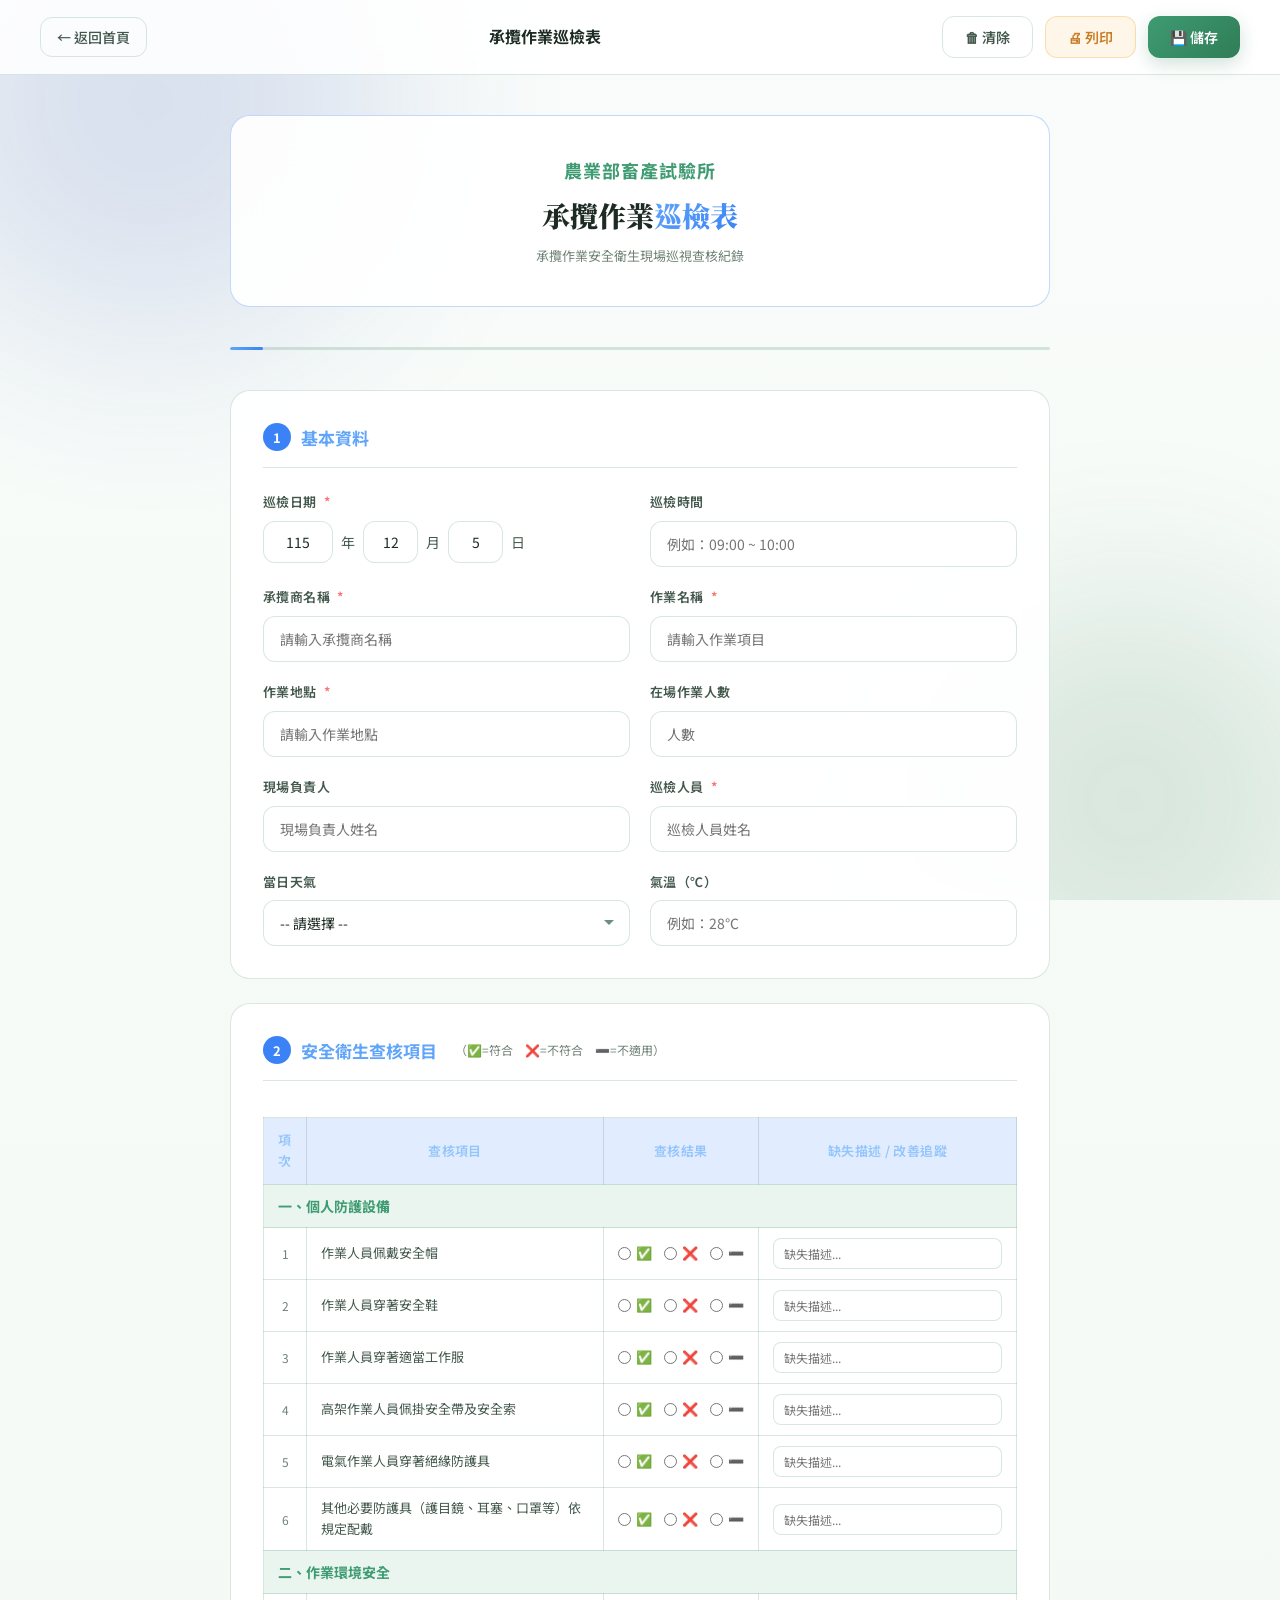
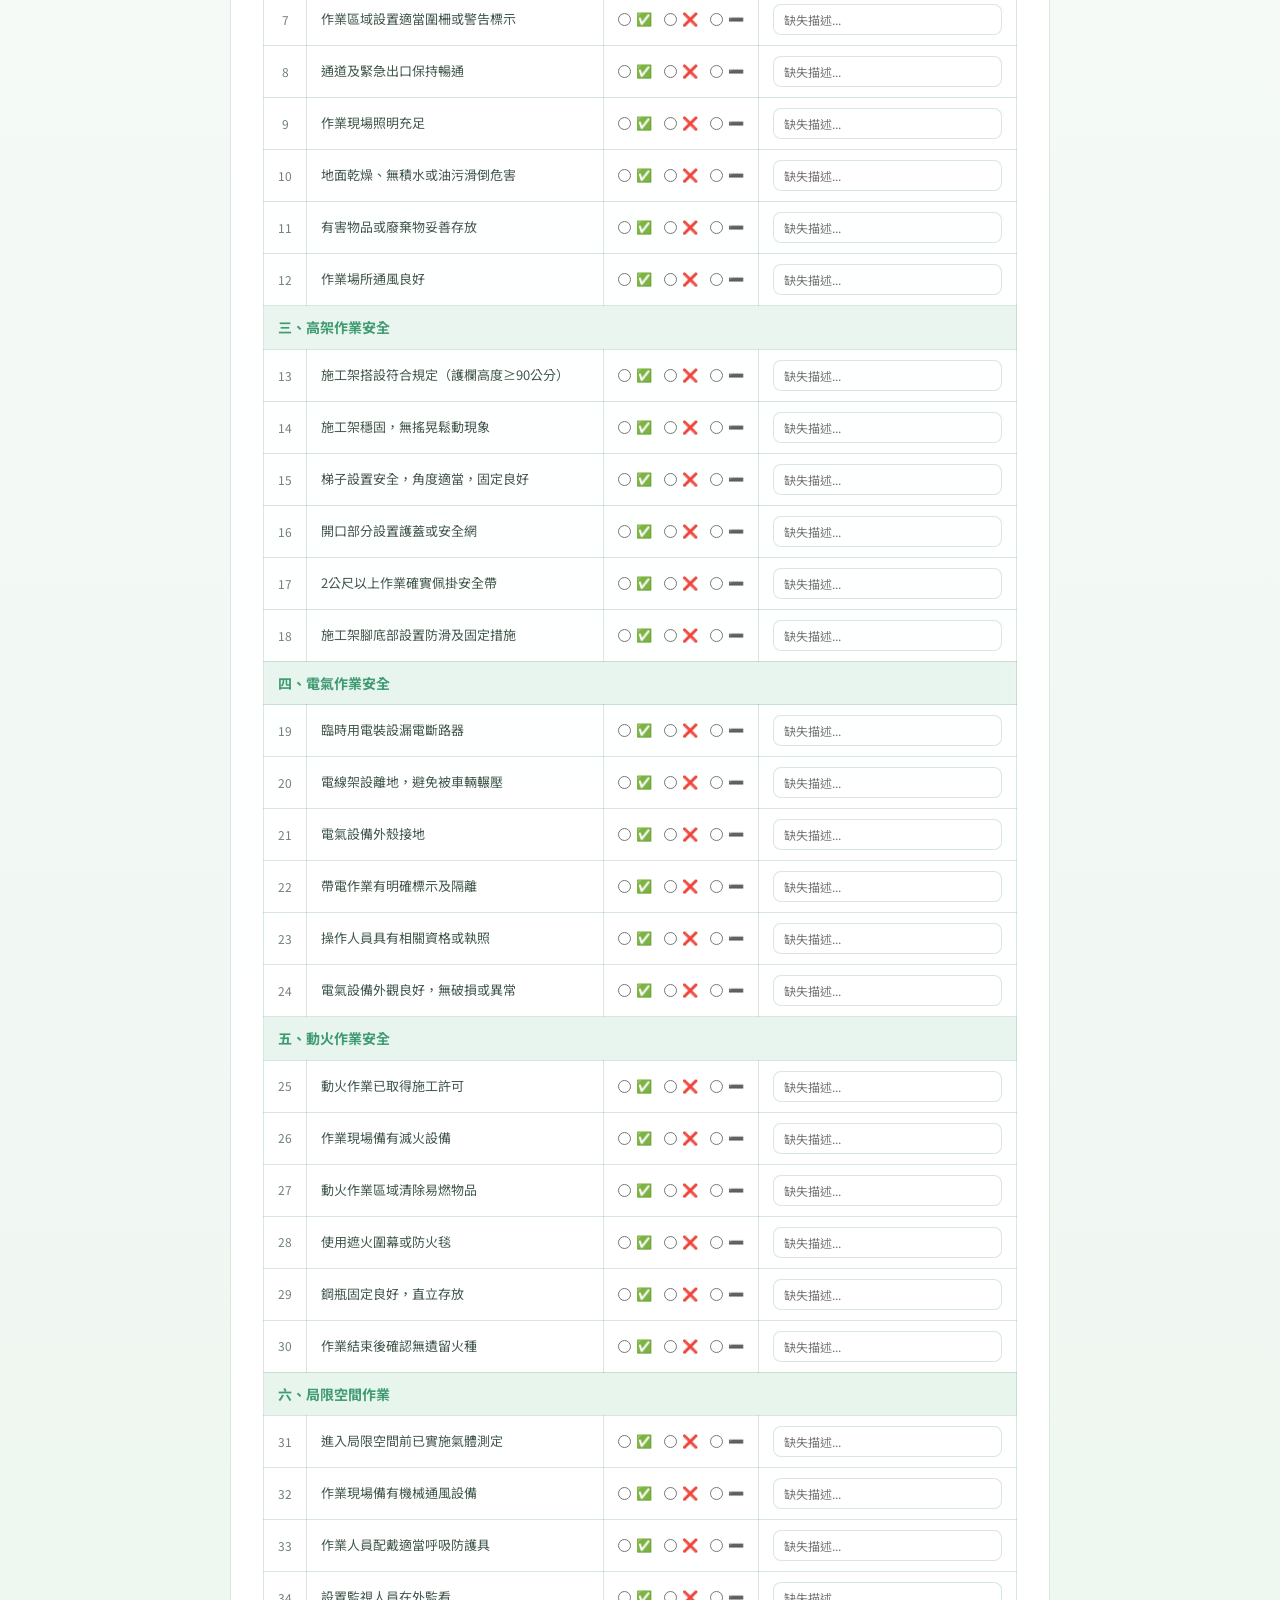
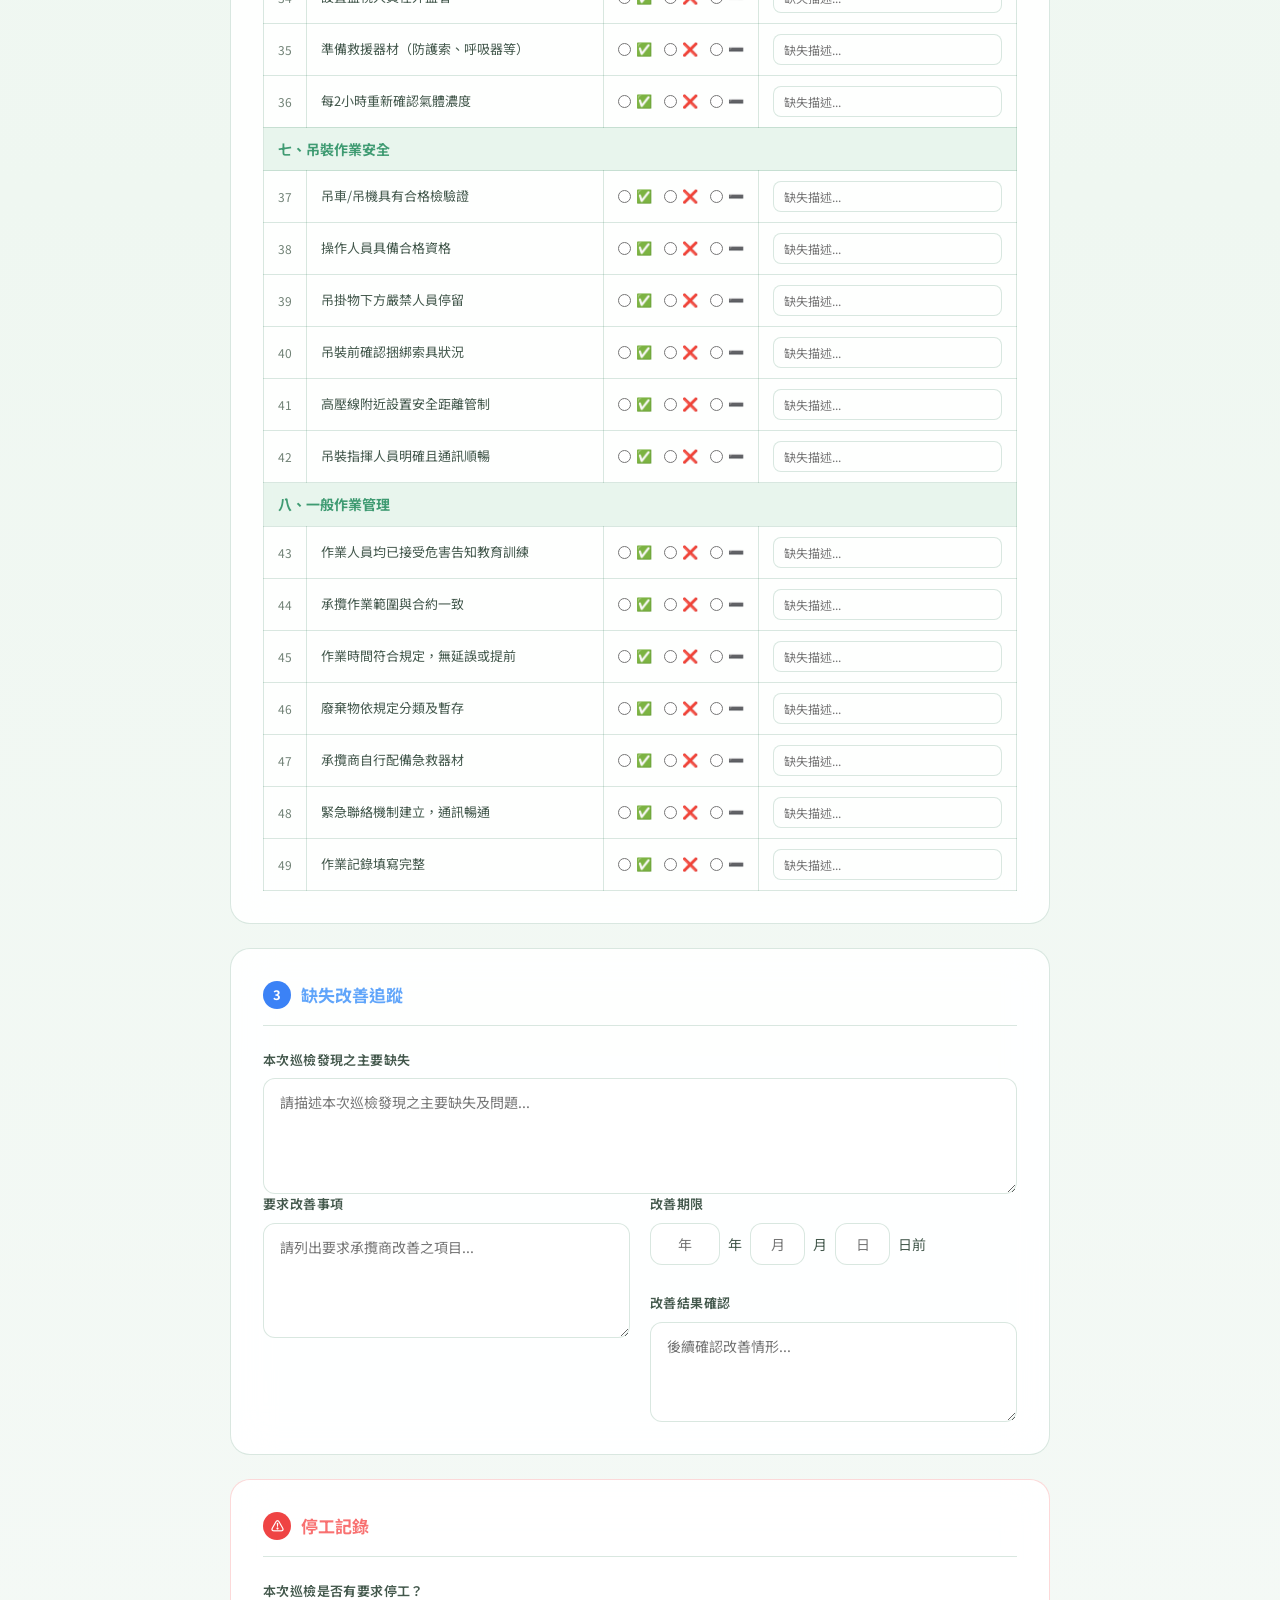
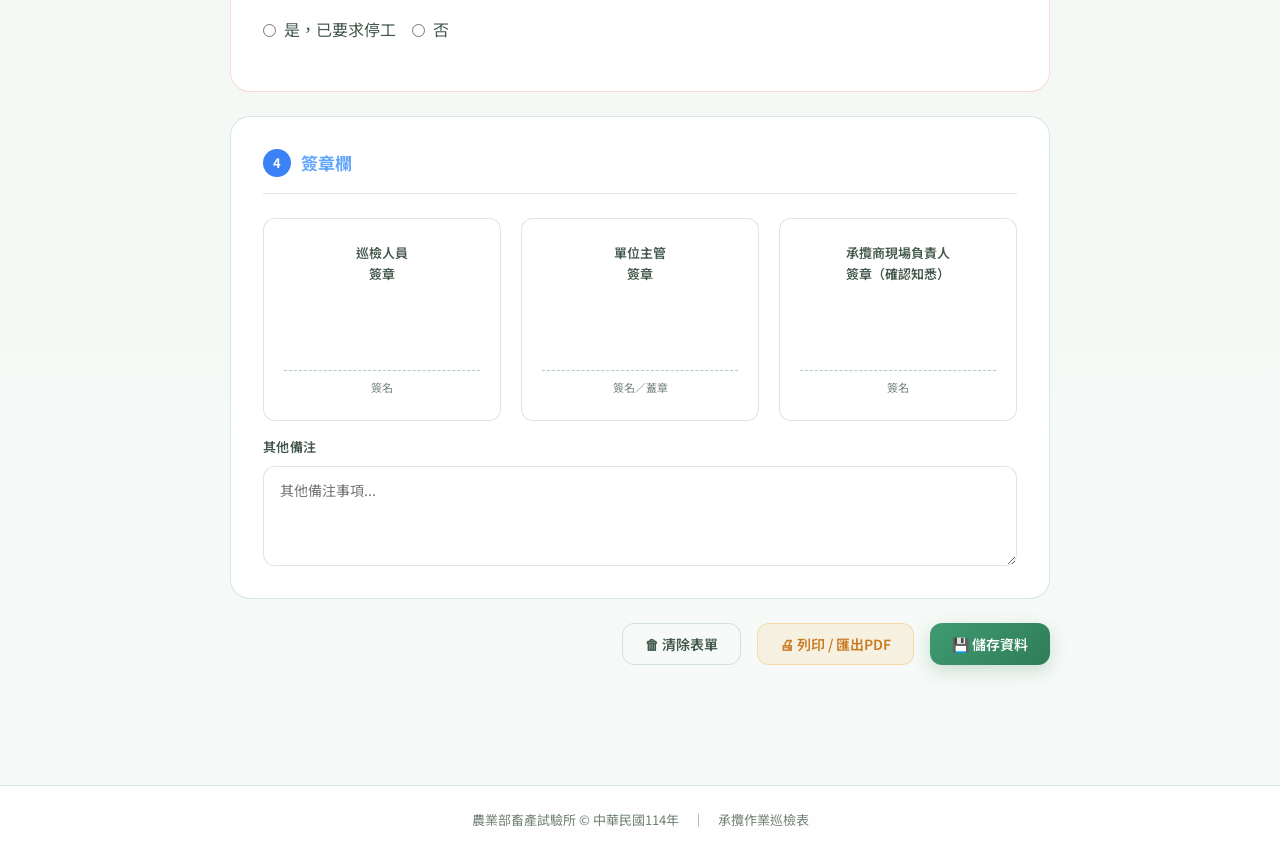
<file: 行政資料大補帖/inspection-form.html>
<!DOCTYPE html>
<html lang="zh-TW">
<head>
  <meta charset="UTF-8">
  <meta name="viewport" content="width=device-width, initial-scale=1.0, maximum-scale=5.0, user-scalable=yes">
  <meta name="description" content="農業部畜產試驗所承攬作業巡檢表 - 線上填寫版">
  <title>承攬作業巡檢表 | 農業部畜產試驗所</title>
  <link rel="preconnect" href="https://fonts.googleapis.com">
  <link rel="preconnect" href="https://fonts.gstatic.com" crossorigin>
  <link href="https://fonts.googleapis.com/css2?family=Noto+Sans+TC:wght@300;400;500;600;700;900&family=Noto+Serif+TC:wght@400;600;700&display=swap" rel="stylesheet">
  <link rel="stylesheet" href="style.css">
  <style>
    .inspect-table {
      width: 100%;
      border-collapse: collapse;
      font-size: 13px;
      margin-top: 12px;
    }
    .inspect-table th {
      background: rgba(59, 130, 246, 0.15);
      color: #93c5fd;
      font-weight: 600;
      padding: 12px 14px;
      text-align: center;
      border: 1px solid var(--border);
      font-size: 13px;
      letter-spacing: 0.03em;
    }
    .inspect-table td {
      padding: 10px 14px;
      border: 1px solid var(--border);
      color: var(--text-secondary);
      vertical-align: middle;
    }
    .inspect-table tr:hover td {
      background: rgba(59, 130, 246, 0.04);
    }
    .inspect-table .cat-header td {
      background: rgba(45, 157, 90, 0.1);
      color: var(--primary-light);
      font-weight: 700;
      font-size: 14px;
    }
    .radio-group {
      display: flex;
      gap: 12px;
      justify-content: center;
    }
    .radio-group label {
      display: flex;
      align-items: center;
      gap: 5px;
      font-size: 13px;
      color: var(--text-secondary);
      cursor: pointer;
    }
    .radio-group input[type="radio"] {
      accent-color: var(--primary-light);
      cursor: pointer;
    }
    .result-ok { color: #4ade80; }
    .result-fail { color: #f87171; }
    .result-na { color: var(--text-muted); }
    .issue-input {
      width: 100%;
      padding: 6px 10px;
      background: rgba(255,255,255,0.04);
      border: 1px solid var(--border);
      border-radius: 8px;
      color: var(--text-primary);
      font-size: 12px;
      font-family: var(--font-sans);
      outline: none;
      min-width: 100px;
    }
    .issue-input:focus {
      border-color: var(--primary-light);
      box-shadow: 0 0 0 2px rgba(45,157,90,0.1);
    }
    .stat-bar {
      display: flex;
      gap: 20px;
      padding: 20px;
      background: rgba(10, 30, 18, 0.6);
      border: 1px solid var(--border);
      border-radius: var(--radius-sm);
      margin-bottom: 24px;
      flex-wrap: wrap;
    }
    .stat-item {
      display: flex;
      flex-direction: column;
      align-items: center;
      gap: 4px;
    }
    .stat-num {
      font-size: 28px;
      font-weight: 900;
    }
    .stat-label {
      font-size: 12px;
      color: var(--text-muted);
    }
    .stat-ok { color: #4ade80; }
    .stat-fail { color: #f87171; }
    .stat-na { color: #94a3b8; }
    .overall-result {
      padding: 20px;
      border-radius: var(--radius-sm);
      text-align: center;
      font-size: 16px;
      font-weight: 700;
      margin-top: 16px;
    }
    .result-pass { background: rgba(74,222,128,0.08); border: 1px solid rgba(74,222,128,0.3); color: #4ade80; }
    .result-fail-box { background: rgba(248,113,113,0.08); border: 1px solid rgba(248,113,113,0.3); color: #f87171; }
    @keyframes fadeIn { from { opacity:0; transform: translateY(10px); } to { opacity:1; transform: translateY(0); } }
  </style>
</head>
<body class="form-page">

  <div class="bg-animation">
    <div class="orb orb-1" style="background:radial-gradient(circle,#1e40af,transparent)"></div>
    <div class="orb orb-2" style="background:radial-gradient(circle,#1a6b3c,transparent)"></div>
  </div>

  <nav class="form-topbar">
    <a href="index.html" class="back-btn">← 返回首頁</a>
    <span class="topbar-title">承攬作業巡檢表</span>
    <div class="topbar-actions">
      <button class="btn btn-ghost" onclick="clearForm()">🗑 清除</button>
      <button class="btn btn-print" onclick="window.print()">🖨 列印</button>
      <button class="btn btn-primary" onclick="saveForm()">💾 儲存</button>
    </div>
  </nav>

  <div class="form-container">

    <div class="form-header" style="border-color: rgba(59,130,246,0.3);">
      <div class="form-org">農業部畜產試驗所</div>
      <h1 class="form-title-main">承攬作業<span style="background:linear-gradient(135deg,#60a5fa,#3b82f6);-webkit-background-clip:text;-webkit-text-fill-color:transparent;background-clip:text;">巡檢表</span></h1>
      <p class="form-subtitle">承攬作業安全衛生現場巡視查核紀錄</p>
    </div>

    <div class="progress-bar">
      <div class="progress-fill" id="progress-fill" style="width: 0%; background: linear-gradient(90deg, #60a5fa, #3b82f6);"></div>
    </div>

    <!-- 基本資料 -->
    <div class="form-section">
      <div class="section-title" style="color:#60a5fa;">
        <span class="section-num" style="background:#3b82f6;">1</span>
        基本資料
      </div>
      <div class="form-grid">
        <div class="form-field">
          <label class="form-label" for="insp-date">巡檢日期 <span class="required">*</span></label>
          <div class="date-row">
            <input class="date-input-sm" id="insp-year" type="text" placeholder="年" maxlength="3" oninput="updateProgress()">
            <label>年</label>
            <input class="date-input-sm" id="insp-month" type="text" placeholder="月" maxlength="2" style="width:55px" oninput="updateProgress()">
            <label>月</label>
            <input class="date-input-sm" id="insp-day" type="text" placeholder="日" maxlength="2" style="width:55px" oninput="updateProgress()">
            <label>日</label>
          </div>
        </div>
        <div class="form-field">
          <label class="form-label" for="insp-time">巡檢時間</label>
          <input class="form-input" id="insp-time" type="text" placeholder="例如：09:00 ~ 10:00" oninput="updateProgress()">
        </div>
        <div class="form-field">
          <label class="form-label" for="insp-contractor">承攬商名稱 <span class="required">*</span></label>
          <input class="form-input" id="insp-contractor" type="text" placeholder="請輸入承攬商名稱" oninput="updateProgress()">
        </div>
        <div class="form-field">
          <label class="form-label" for="insp-work">作業名稱 <span class="required">*</span></label>
          <input class="form-input" id="insp-work" type="text" placeholder="請輸入作業項目" oninput="updateProgress()">
        </div>
        <div class="form-field">
          <label class="form-label" for="insp-location">作業地點 <span class="required">*</span></label>
          <input class="form-input" id="insp-location" type="text" placeholder="請輸入作業地點" oninput="updateProgress()">
        </div>
        <div class="form-field">
          <label class="form-label" for="insp-workers">在場作業人數</label>
          <input class="form-input" id="insp-workers" type="number" placeholder="人數" min="0" oninput="updateProgress()">
        </div>
        <div class="form-field">
          <label class="form-label" for="insp-site-person">現場負責人</label>
          <input class="form-input" id="insp-site-person" type="text" placeholder="現場負責人姓名" oninput="updateProgress()">
        </div>
        <div class="form-field">
          <label class="form-label" for="insp-inspector">巡檢人員 <span class="required">*</span></label>
          <input class="form-input" id="insp-inspector" type="text" placeholder="巡檢人員姓名" oninput="updateProgress()">
        </div>
        <div class="form-field">
          <label class="form-label" for="insp-weather">當日天氣</label>
          <select class="form-select" id="insp-weather" oninput="updateProgress()">
            <option value="">-- 請選擇 --</option>
            <option>☀️ 晴天</option>
            <option>⛅ 多雲</option>
            <option>🌧️ 雨天</option>
            <option>⛈️ 雷雨</option>
            <option>🌬️ 強風</option>
          </select>
        </div>
        <div class="form-field">
          <label class="form-label" for="insp-temp">氣溫（℃）</label>
          <input class="form-input" id="insp-temp" type="text" placeholder="例如：28℃" oninput="updateProgress()">
        </div>
      </div>
    </div>

    <!-- 巡檢統計 -->
    <div id="stats-container" class="form-section" style="display:none; border-color: rgba(59,130,246,0.3);">
      <div class="section-title" style="color:#60a5fa;">
        <span class="section-num" style="background:#3b82f6;">📊</span>
        巡檢統計
      </div>
      <div class="stat-bar">
        <div class="stat-item">
          <span class="stat-num" id="stat-total" style="color:var(--text-primary)">0</span>
          <span class="stat-label">總項目</span>
        </div>
        <div class="stat-item">
          <span class="stat-num stat-ok" id="stat-ok">0</span>
          <span class="stat-label">✅ 符合</span>
        </div>
        <div class="stat-item">
          <span class="stat-num stat-fail" id="stat-fail">0</span>
          <span class="stat-label">❌ 不符合</span>
        </div>
        <div class="stat-item">
          <span class="stat-num stat-na" id="stat-na">0</span>
          <span class="stat-label">➖ 不適用</span>
        </div>
        <div class="stat-item">
          <span class="stat-num" style="color:#fbbf24" id="stat-pct">0%</span>
          <span class="stat-label">符合率</span>
        </div>
      </div>
      <div class="overall-result" id="overall-result"></div>
    </div>

    <!-- 巡檢查核表 -->
    <div class="form-section">
      <div class="section-title" style="color:#60a5fa;">
        <span class="section-num" style="background:#3b82f6;">2</span>
        安全衛生查核項目
        <span style="font-size:12px; font-weight:400; color:var(--text-muted); margin-left:8px;">（✅=符合　❌=不符合　➖=不適用）</span>
      </div>
      <div style="overflow-x:auto; -webkit-overflow-scrolling:touch;">
        <table class="inspect-table">
          <thead>
            <tr>
              <th style="width:40px">項次</th>
              <th style="min-width:220px">查核項目</th>
              <th style="width:150px">查核結果</th>
              <th style="min-width:140px">缺失描述 / 改善追蹤</th>
            </tr>
          </thead>
          <tbody id="inspect-tbody"></tbody>
        </table>
      </div>
    </div>

    <!-- 缺失改善追蹤 -->
    <div class="form-section">
      <div class="section-title" style="color:#60a5fa;">
        <span class="section-num" style="background:#3b82f6;">3</span>
        缺失改善追蹤
      </div>
      <div class="form-field">
        <label class="form-label" for="issues-summary">本次巡檢發現之主要缺失</label>
        <textarea class="form-textarea" id="issues-summary" rows="4" placeholder="請描述本次巡檢發現之主要缺失及問題..." oninput="updateProgress()"></textarea>
      </div>
      <div class="form-grid">
        <div class="form-field">
          <label class="form-label" for="corrective-actions">要求改善事項</label>
          <textarea class="form-textarea" id="corrective-actions" rows="4" placeholder="請列出要求承攬商改善之項目..." oninput="updateProgress()"></textarea>
        </div>
        <div class="form-field">
          <label class="form-label" for="improvement-deadline">改善期限</label>
          <div class="date-row" style="margin-bottom:8px;">
            <input class="date-input-sm" id="improve-year" type="text" placeholder="年" maxlength="3">
            <label>年</label>
            <input class="date-input-sm" id="improve-month" type="text" placeholder="月" maxlength="2" style="width:55px">
            <label>月</label>
            <input class="date-input-sm" id="improve-day" type="text" placeholder="日" maxlength="2" style="width:55px">
            <label>日前</label>
          </div>
          <label class="form-label" for="follow-up-result" style="margin-top:12px;">改善結果確認</label>
          <textarea class="form-textarea" id="follow-up-result" rows="3" placeholder="後續確認改善情形..."></textarea>
        </div>
      </div>
    </div>

    <!-- 停工命令 -->
    <div class="form-section" style="border-color: rgba(239,68,68,0.2);">
      <div class="section-title" style="color:#f87171;">
        <span class="section-num" style="background:#ef4444;">⚠</span>
        停工記錄
      </div>
      <div class="form-field" style="margin-bottom:16px;">
        <label class="form-label">本次巡檢是否有要求停工？</label>
        <div style="display:flex;gap:16px;margin-top:8px;">
          <label style="display:flex;align-items:center;gap:8px;cursor:pointer;color:var(--text-secondary);">
            <input type="radio" name="stop-work" id="stop-yes" value="yes" style="accent-color:#f87171;" onchange="toggleStopWork(true)"> 是，已要求停工
          </label>
          <label style="display:flex;align-items:center;gap:8px;cursor:pointer;color:var(--text-secondary);">
            <input type="radio" name="stop-work" id="stop-no" value="no" style="accent-color:#4ade80;" onchange="toggleStopWork(false)"> 否
          </label>
        </div>
      </div>
      <div id="stop-work-detail" style="display:none;">
        <div class="form-field">
          <label class="form-label" for="stop-reason">停工原因</label>
          <textarea class="form-textarea" id="stop-reason" rows="3" placeholder="請說明要求停工之原因..."></textarea>
        </div>
        <div class="form-field" style="margin-top:12px;">
          <label class="form-label" for="resume-condition">復工條件</label>
          <textarea class="form-textarea" id="resume-condition" rows="2" placeholder="請說明復工所需滿足之條件..."></textarea>
        </div>
      </div>
    </div>

    <!-- 巡檢人員簽章 -->
    <div class="form-section">
      <div class="section-title" style="color:#60a5fa;">
        <span class="section-num" style="background:#3b82f6;">4</span>
        簽章欄
      </div>
      <div class="sig-grid" style="grid-template-columns: repeat(3, 1fr);">
        <div class="sig-box">
          <div class="sig-title">巡檢人員<br>簽章</div>
          <div class="sig-area" style="height:70px;"></div>
          <div class="sig-hint">簽名</div>
        </div>
        <div class="sig-box">
          <div class="sig-title">單位主管<br>簽章</div>
          <div class="sig-area" style="height:70px;"></div>
          <div class="sig-hint">簽名／蓋章</div>
        </div>
        <div class="sig-box">
          <div class="sig-title">承攬商現場負責人<br>簽章（確認知悉）</div>
          <div class="sig-area" style="height:70px;"></div>
          <div class="sig-hint">簽名</div>
        </div>
      </div>
      <div class="form-field" style="margin-top:16px;">
        <label class="form-label" for="insp-remarks">其他備注</label>
        <textarea class="form-textarea" id="insp-remarks" rows="3" placeholder="其他備注事項..."></textarea>
      </div>
    </div>

    <!-- Submit -->
    <div style="display:flex;gap:16px;justify-content:flex-end;margin-top:8px;">
      <button class="btn btn-ghost" onclick="clearForm()">🗑 清除表單</button>
      <button class="btn btn-print" onclick="window.print()">🖨 列印 / 匯出PDF</button>
      <button class="btn btn-primary" onclick="saveForm()">💾 儲存資料</button>
    </div>

  </div>

  <footer class="site-footer">
    <p>農業部畜產試驗所 &copy; 中華民國114年　｜　承攬作業巡檢表</p>
  </footer>

  <script>
    const INSPECT_ITEMS = [
      { cat: '一、個人防護設備', items: [
        '作業人員佩戴安全帽',
        '作業人員穿著安全鞋',
        '作業人員穿著適當工作服',
        '高架作業人員佩掛安全帶及安全索',
        '電氣作業人員穿著絕緣防護具',
        '其他必要防護具（護目鏡、耳塞、口罩等）依規定配戴',
      ]},
      { cat: '二、作業環境安全', items: [
        '作業區域設置適當圍柵或警告標示',
        '通道及緊急出口保持暢通',
        '作業現場照明充足',
        '地面乾燥、無積水或油污滑倒危害',
        '有害物品或廢棄物妥善存放',
        '作業場所通風良好',
      ]},
      { cat: '三、高架作業安全', items: [
        '施工架搭設符合規定（護欄高度≥90公分）',
        '施工架穩固，無搖晃鬆動現象',
        '梯子設置安全，角度適當，固定良好',
        '開口部分設置護蓋或安全網',
        '2公尺以上作業確實佩掛安全帶',
        '施工架腳底部設置防滑及固定措施',
      ]},
      { cat: '四、電氣作業安全', items: [
        '臨時用電裝設漏電斷路器',
        '電線架設離地，避免被車輛輾壓',
        '電氣設備外殼接地',
        '帶電作業有明確標示及隔離',
        '操作人員具有相關資格或執照',
        '電氣設備外觀良好，無破損或異常',
      ]},
      { cat: '五、動火作業安全', items: [
        '動火作業已取得施工許可',
        '作業現場備有滅火設備',
        '動火作業區域清除易燃物品',
        '使用遮火圍幕或防火毯',
        '鋼瓶固定良好，直立存放',
        '作業結束後確認無遺留火種',
      ]},
      { cat: '六、局限空間作業', items: [
        '進入局限空間前已實施氣體測定',
        '作業現場備有機械通風設備',
        '作業人員配戴適當呼吸防護具',
        '設置監視人員在外監看',
        '準備救援器材（防護索、呼吸器等）',
        '每2小時重新確認氣體濃度',
      ]},
      { cat: '七、吊裝作業安全', items: [
        '吊車/吊機具有合格檢驗證',
        '操作人員具備合格資格',
        '吊掛物下方嚴禁人員停留',
        '吊裝前確認捆綁索具狀況',
        '高壓線附近設置安全距離管制',
        '吊裝指揮人員明確且通訊順暢',
      ]},
      { cat: '八、一般作業管理', items: [
        '作業人員均已接受危害告知教育訓練',
        '承攬作業範圍與合約一致',
        '作業時間符合規定，無延誤或提前',
        '廢棄物依規定分類及暫存',
        '承攬商自行配備急救器材',
        '緊急聯絡機制建立，通訊暢通',
        '作業記錄填寫完整',
      ]},
    ];

    function renderInspectTable() {
      const tbody = document.getElementById('inspect-tbody');
      let html = '';
      let itemIndex = 0;

      INSPECT_ITEMS.forEach(cat => {
        html += `<tr class="cat-header">
          <td colspan="4">${cat.cat}</td>
        </tr>`;
        cat.items.forEach(item => {
          const idx = itemIndex++;
          html += `<tr>
            <td style="text-align:center; color:var(--text-muted); font-size:12px;">${idx + 1}</td>
            <td>${item}</td>
            <td>
              <div class="radio-group">
                <label><input type="radio" name="insp-${idx}" value="ok" onchange="updateStats(); updateProgress()"> <span class="result-ok">✅</span></label>
                <label><input type="radio" name="insp-${idx}" value="fail" onchange="updateStats(); updateProgress()"> <span class="result-fail">❌</span></label>
                <label><input type="radio" name="insp-${idx}" value="na" onchange="updateStats(); updateProgress()"> <span class="result-na">➖</span></label>
              </div>
            </td>
            <td><input class="issue-input" type="text" id="issue-${idx}" placeholder="缺失描述..." onchange="updateProgress()"></td>
          </tr>`;
        });
      });

      tbody.innerHTML = html;
    }

    function updateStats() {
      const totalItems = document.querySelectorAll('[name^="insp-"]').length / 3;
      let ok = 0, fail = 0, na = 0;

      for (let i = 0; i < totalItems; i++) {
        const checked = document.querySelector(`[name="insp-${i}"]:checked`);
        if (checked) {
          if (checked.value === 'ok') ok++;
          else if (checked.value === 'fail') fail++;
          else if (checked.value === 'na') na++;
        }
      }

      const answered = ok + fail + na;
      const pct = (ok + na > 0 && answered > 0) ? Math.round((ok / (ok + fail)) * 100) : 0;

      document.getElementById('stat-total').textContent = Math.round(totalItems);
      document.getElementById('stat-ok').textContent = ok;
      document.getElementById('stat-fail').textContent = fail;
      document.getElementById('stat-na').textContent = na;
      document.getElementById('stat-pct').textContent = fail === 0 && ok > 0 ? '100%' : (ok + fail > 0 ? pct + '%' : '-');

      const container = document.getElementById('stats-container');
      const overallEl = document.getElementById('overall-result');
      container.style.display = 'block';

      if (answered === 0) {
        overallEl.className = 'overall-result';
        overallEl.textContent = '';
      } else if (fail === 0) {
        overallEl.className = 'overall-result result-pass';
        overallEl.textContent = '✅ 本次巡檢結果：全部符合，無缺失';
      } else {
        overallEl.className = 'overall-result result-fail-box';
        overallEl.textContent = `❌ 本次巡檢結果：發現 ${fail} 項缺失，請要求承攬商立即改善`;
      }
    }

    function updateProgress() {
      const inputs = document.querySelectorAll('.form-input, .form-textarea, .date-input-sm');
      const radios = document.querySelectorAll('[name^="insp-"]');
      let filled = 0;
      inputs.forEach(f => { if (f.value.trim()) filled++; });
      const totalItems = radios.length / 3;
      for (let i = 0; i < totalItems; i++) {
        if (document.querySelector(`[name="insp-${i}"]:checked`)) filled++;
      }
      const total = inputs.length + totalItems;
      const pct = total > 0 ? Math.round((filled / total) * 100) : 0;
      document.getElementById('progress-fill').style.width = Math.min(100, pct) + '%';
    }

    function toggleStopWork(show) {
      document.getElementById('stop-work-detail').style.display = show ? 'block' : 'none';
    }

    function saveForm() {
      const data = {};
      document.querySelectorAll('[id]').forEach(el => {
        if (el.tagName === 'INPUT' && el.type === 'radio') return;
        if (el.tagName === 'INPUT' || el.tagName === 'TEXTAREA' || el.tagName === 'SELECT') {
          data[el.id] = el.value;
        }
      });
      // Save radio states
      const totalItems = document.querySelectorAll('[name^="insp-"]').length / 3;
      for (let i = 0; i < totalItems; i++) {
        const checked = document.querySelector(`[name="insp-${i}"]:checked`);
        data[`insp-radio-${i}`] = checked ? checked.value : '';
      }
      const sw = document.querySelector('[name="stop-work"]:checked');
      data['stop-work-val'] = sw ? sw.value : '';
      localStorage.setItem('inspect-form-data', JSON.stringify(data));
      showToast('✅ 巡檢表資料已儲存！');
    }

    function loadForm() {
      const saved = localStorage.getItem('inspect-form-data');
      if (!saved) return;
      const data = JSON.parse(saved);
      Object.entries(data).forEach(([id, val]) => {
        if (id.startsWith('insp-radio-')) {
          const idx = id.replace('insp-radio-', '');
          if (val) {
            const radio = document.querySelector(`[name="insp-${idx}"][value="${val}"]`);
            if (radio) radio.checked = true;
          }
          return;
        }
        if (id === 'stop-work-val') {
          if (val) {
            const radio = document.querySelector(`[name="stop-work"][value="${val}"]`);
            if (radio) { radio.checked = true; toggleStopWork(val === 'yes'); }
          }
          return;
        }
        const el = document.getElementById(id);
        if (el) el.value = val;
      });
      updateStats();
      updateProgress();
    }

    function clearForm() {
      if (!confirm('確定要清除所有填寫內容嗎？')) return;
      document.querySelectorAll('.form-input, .form-textarea, .date-input-sm').forEach(el => el.value = '');
      document.querySelectorAll('input[type="radio"]').forEach(el => el.checked = false);
      document.querySelectorAll('.issue-input').forEach(el => el.value = '');
      document.getElementById('stop-work-detail').style.display = 'none';
      localStorage.removeItem('inspect-form-data');
      updateStats();
      updateProgress();
      showToast('🗑 表單已清除');
    }

    function showToast(msg) {
      const toast = document.createElement('div');
      toast.textContent = msg;
      Object.assign(toast.style, {
        position: 'fixed', bottom: '32px', right: '32px',
        background: 'rgba(10,20,40,0.95)', border: '1px solid rgba(59,130,246,0.5)',
        color: '#e8f5ee', padding: '14px 24px', borderRadius: '12px',
        fontSize: '14px', fontWeight: '600', zIndex: '9999',
        boxShadow: '0 8px 32px rgba(0,0,0,0.4)',
        animation: 'fadeIn .3s ease', backdropFilter: 'blur(20px)'
      });
      document.body.appendChild(toast);
      setTimeout(() => { toast.style.opacity = '0'; toast.style.transition = '.4s'; setTimeout(() => toast.remove(), 400); }, 3000);
    }

    function setTodayROC() {
      const now = new Date();
      const roc = now.getFullYear() - 1911;
      document.getElementById('insp-year').value = roc;
      document.getElementById('insp-month').value = now.getMonth() + 1;
      document.getElementById('insp-day').value = now.getDate();
    }

    document.addEventListener('DOMContentLoaded', () => {
      renderInspectTable();
      setTodayROC();
      loadForm();
      updateProgress();
    });
  </script>
</body>
</html>
</file>
<file: Documentcheatsheet/style.css>
/* ============================================================
   行政資料大補帖 - Global Stylesheet
   ============================================================ */

:root {
  --primary: #2f7d57;
  --primary-light: #3f9b72;
  --primary-dark: #1f5f41;
  --accent: #c97b24;
  --accent-warm: #e09a3d;
  --bg-dark: #f6faf7;
  --bg-card: rgba(255, 255, 255, 0.92);
  --text-primary: #1d2b24;
  --text-secondary: #43584c;
  --text-muted: #718276;
  --border: rgba(47, 125, 87, 0.18);
  --border-strong: rgba(47, 125, 87, 0.38);
  --shadow: 0 18px 45px rgba(31, 95, 65, 0.12);
  --radius: 20px;
  --radius-sm: 12px;
  --font-sans: 'Noto Sans TC', sans-serif;
  --font-serif: 'Noto Serif TC', serif;
}

* {
  margin: 0;
  padding: 0;
  box-sizing: border-box;
}

html {
  scroll-behavior: smooth;
}

body {
  font-family: var(--font-sans);
  background:
    linear-gradient(180deg, #f9fcfa 0%, #eef7f1 55%, #f7faf8 100%);
  color: var(--text-primary);
  min-height: 100vh;
  overflow-x: hidden;
  line-height: 1.6;
}

/* --- Background Animation --- */
.bg-animation {
  position: fixed;
  inset: 0;
  z-index: 0;
  pointer-events: none;
  overflow: hidden;
}

.orb {
  position: absolute;
  border-radius: 50%;
  filter: blur(80px);
  opacity: 0.18;
  animation: orbFloat 20s ease-in-out infinite;
}

.orb-1 {
  width: 600px;
  height: 600px;
  background: radial-gradient(circle, rgba(102, 187, 139, 0.75), transparent);
  top: -200px;
  left: -150px;
  animation-delay: 0s;
}

.orb-2 {
  width: 500px;
  height: 500px;
  background: radial-gradient(circle, rgba(92, 148, 209, 0.42), transparent);
  bottom: -150px;
  right: -100px;
  animation-delay: -7s;
}

.orb-3 {
  width: 400px;
  height: 400px;
  background: radial-gradient(circle, rgba(224, 154, 61, 0.45), transparent);
  top: 50%;
  left: 50%;
  transform: translate(-50%, -50%);
  animation-delay: -14s;
  opacity: 0.08;
}

@keyframes orbFloat {
  0%, 100% { transform: translate(0, 0) scale(1); }
  33% { transform: translate(30px, -30px) scale(1.05); }
  66% { transform: translate(-20px, 20px) scale(0.95); }
}

/* --- Header --- */
.site-header {
  position: relative;
  z-index: 10;
  padding: 20px 40px;
  border-bottom: 1px solid var(--border);
  background: rgba(255, 255, 255, 0.78);
  backdrop-filter: blur(20px);
}

.header-inner {
  max-width: 1200px;
  margin: 0 auto;
  display: flex;
  align-items: center;
  justify-content: space-between;
}

.logo-area {
  display: flex;
  align-items: center;
  gap: 14px;
}

.logo-icon {
  font-size: 32px;
  filter: drop-shadow(0 6px 12px rgba(47, 125, 87, 0.24));
}

.logo-text {
  display: flex;
  flex-direction: column;
}

.org-name {
  font-size: 16px;
  font-weight: 700;
  color: var(--text-primary);
  letter-spacing: 0.05em;
}

.dept-name {
  font-size: 12px;
  color: var(--text-muted);
  letter-spacing: 0.1em;
}

.header-badge {
  display: flex;
  align-items: center;
  gap: 8px;
  padding: 8px 16px;
  background: rgba(47, 125, 87, 0.08);
  border: 1px solid var(--border-strong);
  border-radius: 30px;
  font-size: 13px;
  color: var(--primary-light);
  font-weight: 500;
}

.badge-dot {
  width: 8px;
  height: 8px;
  background: #32b36b;
  border-radius: 50%;
  animation: pulse 2s ease-in-out infinite;
}

@keyframes pulse {
  0%, 100% { opacity: 1; transform: scale(1); }
  50% { opacity: 0.5; transform: scale(0.8); }
}

/* --- Main Content --- */
.main-content {
  position: relative;
  z-index: 1;
  max-width: 1200px;
  margin: 0 auto;
  padding: 60px 40px 80px;
}

/* --- Hero --- */
.hero {
  text-align: center;
  margin-bottom: 60px;
}

.hero-eyebrow {
  margin-bottom: 20px;
}

.tag {
  display: inline-block;
  padding: 6px 16px;
  background: rgba(201, 123, 36, 0.1);
  border: 1px solid rgba(201, 123, 36, 0.28);
  border-radius: 30px;
  font-size: 12px;
  font-weight: 600;
  color: var(--accent);
  letter-spacing: 0.15em;
}

.hero-title {
  font-family: var(--font-serif);
  font-size: clamp(48px, 8vw, 80px);
  font-weight: 900;
  line-height: 1.1;
  margin-bottom: 20px;
  color: var(--text-primary);
}

.gradient-text {
  background: linear-gradient(135deg, #2f7d57, #3f8fc7, #c97b24);
  -webkit-background-clip: text;
  -webkit-text-fill-color: transparent;
  background-clip: text;
}

.hero-subtitle {
  font-size: 18px;
  color: var(--text-secondary);
  letter-spacing: 0.1em;
  font-weight: 300;
}

/* --- Section Label --- */
.section-label {
  font-size: 13px;
  font-weight: 600;
  color: var(--text-muted);
  letter-spacing: 0.15em;
  text-transform: uppercase;
  margin-bottom: 24px;
  text-align: center;
}

/* --- Cards Grid --- */
.cards-section {
  margin-bottom: 60px;
}

.cards-grid {
  display: grid;
  grid-template-columns: repeat(auto-fit, minmax(340px, 1fr));
  gap: 28px;
}

.card {
  position: relative;
  display: flex;
  flex-direction: column;
  background: var(--bg-card);
  border: 1px solid var(--border);
  border-radius: var(--radius);
  padding: 36px;
  text-decoration: none;
  color: inherit;
  overflow: hidden;
  transition: all 0.4s cubic-bezier(0.23, 1, 0.32, 1);
  cursor: pointer;
  backdrop-filter: blur(20px);
}

.card:hover {
  transform: translateY(-8px) scale(1.01);
  border-color: var(--border-strong);
  box-shadow: var(--shadow), 0 18px 45px rgba(47, 125, 87, 0.14);
}

.card-glow {
  position: absolute;
  inset: -1px;
  border-radius: var(--radius);
  opacity: 0;
  transition: opacity 0.4s ease;
  pointer-events: none;
}

.card-hazard .card-glow {
  background: linear-gradient(135deg, rgba(220, 80, 70, 0.08), rgba(224, 154, 61, 0.12));
}

.card-inspect .card-glow {
  background: linear-gradient(135deg, rgba(47, 125, 87, 0.1), rgba(63, 143, 199, 0.1));
}

.card:hover .card-glow {
  opacity: 1;
}

.card-badge {
  position: absolute;
  top: 24px;
  right: 24px;
  padding: 4px 12px;
  border-radius: 20px;
  font-size: 11px;
  font-weight: 600;
  letter-spacing: 0.05em;
}

.card-hazard .card-badge {
  background: rgba(220, 80, 70, 0.09);
  color: #ad3f37;
  border: 1px solid rgba(220, 80, 70, 0.24);
}

.card-inspect .card-badge {
  background: rgba(63, 143, 199, 0.1);
  color: #2f6f9f;
  border: 1px solid rgba(63, 143, 199, 0.26);
}

.card-icon-wrap {
  margin-bottom: 24px;
}

.card-icon {
  font-size: 52px;
  filter: drop-shadow(0 8px 14px rgba(47, 125, 87, 0.16));
  transition: transform 0.4s ease;
}

.card:hover .card-icon {
  transform: scale(1.1) rotate(5deg);
}

.card-body {
  flex: 1;
}

.card-title {
  font-family: var(--font-serif);
  font-size: 24px;
  font-weight: 700;
  line-height: 1.3;
  margin-bottom: 14px;
  color: var(--text-primary);
}

.card-desc {
  font-size: 14px;
  color: var(--text-secondary);
  line-height: 1.7;
  margin-bottom: 20px;
}

.card-meta {
  display: flex;
  flex-direction: column;
  gap: 6px;
}

.meta-item {
  font-size: 12px;
  color: var(--text-muted);
  font-weight: 500;
}

.card-arrow {
  position: absolute;
  bottom: 28px;
  right: 28px;
  font-size: 22px;
  color: var(--text-muted);
  transition: all 0.3s ease;
  opacity: 0.5;
}

.card:hover .card-arrow {
  opacity: 1;
  color: var(--primary-light);
  transform: translateX(6px);
}

/* --- Draft List --- */
.drafts-section {
  margin-bottom: 60px;
}

.draft-origin-note {
  color: var(--text-muted);
  font-size: 12px;
  margin: -6px 0 12px;
}

.draft-list {
  display: grid;
  gap: 12px;
}

.draft-empty,
.draft-item {
  background: var(--bg-card);
  border: 1px solid var(--border);
  border-radius: var(--radius-sm);
  padding: 18px 20px;
  color: var(--text-secondary);
}

.draft-item {
  display: flex;
  align-items: center;
  justify-content: space-between;
  gap: 18px;
  text-decoration: none;
  transition: all 0.25s ease;
}

.draft-item:hover {
  border-color: var(--border-strong);
  box-shadow: var(--shadow);
  transform: translateY(-2px);
}

.draft-delete {
  flex-shrink: 0;
  border: 1px solid rgba(184, 60, 53, 0.24);
  background: rgba(184, 60, 53, 0.08);
  color: #9f312b;
  border-radius: 8px;
  padding: 7px 12px;
  font: inherit;
  font-size: 13px;
  font-weight: 700;
  cursor: pointer;
  transition: all 0.2s ease;
}

.draft-delete:hover {
  background: rgba(184, 60, 53, 0.14);
  border-color: rgba(184, 60, 53, 0.38);
}

.draft-main {
  display: flex;
  flex-direction: column;
  gap: 6px;
  min-width: 0;
}

.draft-main strong {
  color: var(--text-primary);
  font-size: 15px;
  line-height: 1.4;
}

.draft-type {
  color: var(--primary-dark);
  font-size: 12px;
  font-weight: 700;
}

.draft-time {
  display: flex;
  flex-direction: column;
  gap: 4px;
  color: var(--text-muted);
  font-size: 12px;
  white-space: nowrap;
  text-align: right;
}

/* --- Info Strip --- */
.info-strip {
  display: flex;
  align-items: center;
  justify-content: center;
  gap: 0;
  padding: 28px 40px;
  background: rgba(255, 255, 255, 0.72);
  border: 1px solid var(--border);
  border-radius: var(--radius);
  backdrop-filter: blur(20px);
  flex-wrap: wrap;
}

.info-item {
  display: flex;
  align-items: center;
  gap: 12px;
  padding: 0 32px;
}

.info-icon {
  font-size: 28px;
}

.info-text {
  display: flex;
  flex-direction: column;
}

.info-text strong {
  font-size: 14px;
  font-weight: 600;
  color: var(--text-primary);
}

.info-text span {
  font-size: 12px;
  color: var(--text-muted);
}

.info-divider {
  width: 1px;
  height: 50px;
  background: var(--border);
}

/* --- Footer --- */
.site-footer {
  position: relative;
  z-index: 1;
  text-align: center;
  padding: 24px;
  color: var(--text-muted);
  font-size: 13px;
  border-top: 1px solid var(--border);
  background: rgba(255, 255, 255, 0.72);
}

/* ============================================================
   FORM PAGES - Shared Styles
   ============================================================ */

.form-page {
  min-height: 100vh;
  background:
    linear-gradient(180deg, #f9fcfa 0%, #eff7f1 60%, #f7faf8 100%);
}

.form-topbar {
  position: sticky;
  top: 0;
  z-index: 100;
  padding: 16px 40px;
  background: rgba(255, 255, 255, 0.88);
  backdrop-filter: blur(20px);
  border-bottom: 1px solid var(--border);
  display: flex;
  align-items: center;
  justify-content: space-between;
}

.back-btn {
  display: flex;
  align-items: center;
  gap: 8px;
  color: var(--text-secondary);
  text-decoration: none;
  font-size: 14px;
  font-weight: 500;
  padding: 8px 16px;
  border-radius: var(--radius-sm);
  border: 1px solid var(--border);
  transition: all 0.3s ease;
}

.back-btn:hover {
  color: var(--primary-light);
  border-color: var(--border-strong);
  background: rgba(47, 125, 87, 0.08);
}

.topbar-title {
  font-size: 16px;
  font-weight: 700;
  color: var(--text-primary);
}

.topbar-actions {
  display: flex;
  gap: 12px;
}

.btn {
  padding: 10px 22px;
  border-radius: var(--radius-sm);
  font-size: 14px;
  font-weight: 600;
  font-family: var(--font-sans);
  cursor: pointer;
  transition: all 0.3s ease;
  border: none;
  text-decoration: none;
  display: inline-flex;
  align-items: center;
  gap: 8px;
}

.btn-ghost {
  background: transparent;
  color: var(--text-secondary);
  border: 1px solid var(--border);
}

.btn-ghost:hover {
  color: var(--text-primary);
  border-color: var(--border-strong);
}

.btn-primary {
  background: linear-gradient(135deg, var(--primary-light), var(--primary));
  color: white;
  box-shadow: 0 6px 18px rgba(47, 125, 87, 0.22);
}

.btn-primary:hover {
  transform: translateY(-2px);
  box-shadow: 0 10px 28px rgba(47, 125, 87, 0.28);
}

.btn-print {
  background: rgba(245, 166, 35, 0.1);
  color: var(--accent);
  border: 1px solid rgba(245, 166, 35, 0.3);
}

.btn-print:hover {
  background: rgba(245, 166, 35, 0.2);
}

/* Form Container */
.form-container {
  max-width: 900px;
  margin: 40px auto;
  padding: 0 40px 80px;
  position: relative;
  z-index: 1;
}

.form-header {
  text-align: center;
  margin-bottom: 40px;
  padding: 40px;
  background: var(--bg-card);
  border: 1px solid var(--border);
  border-radius: var(--radius);
  backdrop-filter: blur(20px);
}

.form-org {
  font-size: 18px;
  font-weight: 700;
  color: var(--primary-light);
  margin-bottom: 8px;
  letter-spacing: 0.05em;
}

.form-title-main {
  font-family: var(--font-serif);
  font-size: 28px;
  font-weight: 900;
  color: var(--text-primary);
  margin-bottom: 8px;
}

.form-subtitle {
  font-size: 13px;
  color: var(--text-muted);
}

/* Form Sections */
.form-section {
  background: var(--bg-card);
  border: 1px solid var(--border);
  border-radius: var(--radius);
  padding: 32px;
  margin-bottom: 24px;
  backdrop-filter: blur(20px);
  transition: border-color 0.3s ease;
}

.form-section:hover {
  border-color: var(--border-strong);
}

.section-title {
  font-size: 17px;
  font-weight: 700;
  color: var(--primary-light);
  margin-bottom: 24px;
  padding-bottom: 16px;
  border-bottom: 1px solid var(--border);
  display: flex;
  align-items: center;
  gap: 10px;
  overflow: visible;
  line-height: 1.5;
}

.section-num {
  display: inline-flex;
  align-items: center;
  justify-content: center;
  width: 28px;
  height: 28px;
  background: var(--primary);
  border-radius: 50%;
  font-size: 13px;
  font-weight: 700;
  color: white;
  flex-shrink: 0;
}

/* Form Grid */
.form-grid {
  display: grid;
  grid-template-columns: repeat(2, 1fr);
  gap: 20px;
}

.form-grid-3 {
  display: grid;
  grid-template-columns: repeat(3, 1fr);
  gap: 16px;
}

.form-grid-full {
  grid-column: 1 / -1;
}

/* Form Field */
.form-field {
  display: flex;
  flex-direction: column;
  gap: 8px;
}

.form-label {
  font-size: 13px;
  font-weight: 600;
  color: var(--text-secondary);
  letter-spacing: 0.03em;
}

.form-label .required {
  color: #f87171;
  margin-left: 4px;
}

.form-input,
.form-textarea,
.form-select {
  padding: 12px 16px;
  background: rgba(255, 255, 255, 0.86);
  border: 1px solid var(--border);
  border-radius: var(--radius-sm);
  color: var(--text-primary);
  font-size: 14px;
  font-family: var(--font-sans);
  transition: all 0.3s ease;
  outline: none;
  width: 100%;
}

.form-input:focus,
.form-textarea:focus,
.form-select:focus {
  border-color: var(--primary-light);
  background: #ffffff;
  box-shadow: 0 0 0 3px rgba(47, 125, 87, 0.12);
}

.form-textarea {
  resize: vertical;
  min-height: 100px;
  line-height: 1.6;
}

.form-select {
  cursor: pointer;
  appearance: none;
  background-image: url("data:image/svg+xml,%3Csvg xmlns='http://www.w3.org/2000/svg' width='12' height='8' viewBox='0 0 12 8'%3E%3Cpath fill='%236b8f7a' d='M1 1l5 5 5-5'/%3E%3C/svg%3E");
  background-repeat: no-repeat;
  background-position: right 14px center;
  padding-right: 36px;
}

.form-select option {
  background: #ffffff;
  color: var(--text-primary);
}

/* Date Row */
.date-row {
  display: flex;
  align-items: center;
  gap: 8px;
  flex-wrap: wrap;
}

.date-row label {
  font-size: 14px;
  color: var(--text-secondary);
  white-space: nowrap;
}

.date-input-sm {
  width: 70px;
  padding: 10px 12px;
  background: rgba(255, 255, 255, 0.86);
  border: 1px solid var(--border);
  border-radius: var(--radius-sm);
  color: var(--text-primary);
  font-size: 14px;
  font-family: var(--font-sans);
  transition: all 0.3s ease;
  outline: none;
  text-align: center;
}

.date-input-sm:focus {
  border-color: var(--primary-light);
  box-shadow: 0 0 0 3px rgba(47, 125, 87, 0.12);
}

/* Checkbox List */
.checkbox-grid {
  display: grid;
  grid-template-columns: repeat(3, 1fr);
  gap: 12px;
}

.checkbox-item {
  display: flex;
  align-items: flex-start;
  gap: 10px;
  padding: 12px 14px;
  background: rgba(255, 255, 255, 0.7);
  border: 1px solid var(--border);
  border-radius: var(--radius-sm);
  cursor: pointer;
  transition: all 0.25s ease;
}

.checkbox-item:hover {
  background: rgba(47, 125, 87, 0.06);
  border-color: var(--border-strong);
}

.checkbox-item input[type="checkbox"] {
  width: 18px;
  height: 18px;
  accent-color: var(--primary-light);
  cursor: pointer;
  flex-shrink: 0;
  margin-top: 2px;
}

.checkbox-item.checked {
  background: rgba(47, 125, 87, 0.1);
  border-color: var(--primary-light);
}

.checkbox-label {
  font-size: 13px;
  color: var(--text-secondary);
  line-height: 1.4;
  cursor: pointer;
  flex: 1;
}

/* Hazard Table */
.hazard-table {
  width: 100%;
  border-collapse: collapse;
  font-size: 13px;
  margin-top: 12px;
}

.hazard-table th {
  background: rgba(47, 125, 87, 0.1);
  color: var(--primary-light);
  font-weight: 600;
  padding: 12px 16px;
  text-align: center;
  border: 1px solid var(--border);
  font-size: 14px;
  letter-spacing: 0.03em;
}

.hazard-table td {
  padding: 10px 16px;
  border: 1px solid var(--border);
  color: var(--text-secondary);
  vertical-align: top;
  line-height: 1.7;
}

.hazard-table tr:hover td {
  background: rgba(47, 125, 87, 0.04);
}

.hazard-table .row-num {
  background: rgba(47, 125, 87, 0.08);
  font-weight: 600;
  color: var(--primary-light);
  text-align: center;
  width: 40px;
}

.hazard-table .op-name {
  font-weight: 600;
  color: var(--text-primary);
  font-size: 13px;
}

/* Signature Area */
.sig-grid {
  display: grid;
  grid-template-columns: repeat(3, 1fr);
  gap: 20px;
  margin-top: 12px;
}

.sig-box {
  padding: 24px 20px;
  border: 1px solid var(--border);
  border-radius: var(--radius-sm);
  text-align: center;
  background: rgba(255, 255, 255, 0.7);
}

.sig-title {
  font-size: 13px;
  font-weight: 600;
  color: var(--text-secondary);
  margin-bottom: 16px;
}

.sig-area {
  height: 60px;
  border-bottom: 1px dashed var(--border-strong);
  margin-bottom: 8px;
  display: flex;
  align-items: flex-end;
  justify-content: center;
}

.sig-hint {
  font-size: 11px;
  color: var(--text-muted);
}

/* Pledge Box */
.pledge-box {
  background: rgba(224, 154, 61, 0.08);
  border: 1px solid rgba(201, 123, 36, 0.2);
  border-radius: var(--radius-sm);
  padding: 20px 24px;
  margin-bottom: 20px;
  font-size: 13px;
  color: var(--text-secondary);
  line-height: 1.9;
}

.pledge-box p {
  margin-bottom: 8px;
}

/* Notice Block */
.notice-block {
  background: rgba(220, 80, 70, 0.07);
  border: 1px solid rgba(220, 80, 70, 0.2);
  border-radius: var(--radius-sm);
  padding: 14px 20px;
  margin-bottom: 24px;
  font-size: 13px;
  color: #a43c34;
  display: flex;
  gap: 10px;
  align-items: flex-start;
}

/* Progress indicator */
.progress-bar {
  height: 3px;
  background: var(--border);
  border-radius: 2px;
  margin-bottom: 40px;
  overflow: hidden;
}

.progress-fill {
  height: 100%;
  background: linear-gradient(90deg, var(--primary-light), #58b981);
  border-radius: 2px;
  transition: width 0.5s ease;
}

/* Print Styles */
@media print {
  body { background: white; color: black; }
  .form-topbar, .bg-animation { display: none !important; }
  .form-section {
    background: white;
    border: 1px solid #ccc;
    break-inside: avoid;
  }
  .form-input, .form-textarea {
    background: white;
    border: 1px solid #ccc;
    color: black;
  }
}

/* Responsive */
@media (max-width: 768px) {
  .main-content { padding: 40px 20px 60px; }
  .form-container { padding: 0 20px 60px; }
  .form-topbar {
    display: grid;
    grid-template-columns: auto 1fr;
    align-items: center;
    padding: 12px 14px;
    gap: 10px;
  }
  .topbar-title {
    width: auto;
    font-size: 14px;
    text-align: right;
  }
  .topbar-actions {
    grid-column: 1 / -1;
    display: grid;
    grid-template-columns: repeat(auto-fit, minmax(96px, 1fr));
    gap: 8px;
    width: 100%;
  }
  .btn,
  #pwa-install-btn {
    min-height: 44px;
    padding: 9px 12px;
    font-size: 13px;
    justify-content: center;
  }
  .cards-grid { grid-template-columns: 1fr; }
  .form-grid { grid-template-columns: 1fr; }
  .form-grid-3 { grid-template-columns: 1fr; }
  .checkbox-grid {
    grid-template-columns: 1fr !important;
    grid-template-rows: none !important;
    grid-auto-flow: row !important;
  }
  .sig-grid { grid-template-columns: 1fr; }
  .info-strip { flex-direction: column; gap: 20px; }
  .info-divider { width: 50px; height: 1px; }
  .hazard-table { font-size: 12px; }
  .draft-item { align-items: flex-start; flex-direction: column; }
  .draft-time { text-align: left; white-space: normal; }
  .date-row {
    gap: 8px 6px;
    align-items: center;
  }
  .date-input-sm {
    width: 62px;
    padding-left: 8px;
    padding-right: 8px;
  }
  .notify-note {
    display: block;
    width: 100%;
    margin-left: 0 !important;
    margin-top: 4px;
  }
  .hazard-page .form-header {
    padding: 24px 16px;
  }
  .hazard-page .form-section {
    padding: 22px 16px;
  }
  .hazard-page .pledge-box .form-input {
    display: block !important;
    width: 100% !important;
    margin: 6px 0;
  }
  .hazard-page #pledge-form-grid {
    grid-template-columns: 1fr;
  }
  .hazard-page .submit-area {
    flex-direction: column;
  }
  .hazard-page .submit-area .btn {
    justify-content: center;
    width: 100%;
  }
}

@media (max-width: 480px) {
  .checkbox-grid { grid-template-columns: 1fr; }
  .hero-title { font-size: 40px; }
}
</file>
<file: 行政資料大補帖/style.css>
/* ============================================================
   行政資料大補帖 - Global Stylesheet
   ============================================================ */

:root {
  --primary: #2f7d57;
  --primary-light: #3f9b72;
  --primary-dark: #1f5f41;
  --accent: #c97b24;
  --accent-warm: #e09a3d;
  --bg-dark: #f6faf7;
  --bg-card: rgba(255, 255, 255, 0.92);
  --text-primary: #1d2b24;
  --text-secondary: #43584c;
  --text-muted: #718276;
  --border: rgba(47, 125, 87, 0.18);
  --border-strong: rgba(47, 125, 87, 0.38);
  --shadow: 0 18px 45px rgba(31, 95, 65, 0.12);
  --radius: 20px;
  --radius-sm: 12px;
  --font-sans: 'Noto Sans TC', sans-serif;
  --font-serif: 'Noto Serif TC', serif;
}

* {
  margin: 0;
  padding: 0;
  box-sizing: border-box;
}

html {
  scroll-behavior: smooth;
}

body {
  font-family: var(--font-sans);
  background:
    linear-gradient(180deg, #f9fcfa 0%, #eef7f1 55%, #f7faf8 100%);
  color: var(--text-primary);
  min-height: 100vh;
  overflow-x: hidden;
  line-height: 1.6;
}

/* --- Background Animation --- */
.bg-animation {
  position: fixed;
  inset: 0;
  z-index: 0;
  pointer-events: none;
  overflow: hidden;
}

.orb {
  position: absolute;
  border-radius: 50%;
  filter: blur(80px);
  opacity: 0.18;
  animation: orbFloat 20s ease-in-out infinite;
}

.orb-1 {
  width: 600px;
  height: 600px;
  background: radial-gradient(circle, rgba(102, 187, 139, 0.75), transparent);
  top: -200px;
  left: -150px;
  animation-delay: 0s;
}

.orb-2 {
  width: 500px;
  height: 500px;
  background: radial-gradient(circle, rgba(92, 148, 209, 0.42), transparent);
  bottom: -150px;
  right: -100px;
  animation-delay: -7s;
}

.orb-3 {
  width: 400px;
  height: 400px;
  background: radial-gradient(circle, rgba(224, 154, 61, 0.45), transparent);
  top: 50%;
  left: 50%;
  transform: translate(-50%, -50%);
  animation-delay: -14s;
  opacity: 0.08;
}

@keyframes orbFloat {
  0%, 100% { transform: translate(0, 0) scale(1); }
  33% { transform: translate(30px, -30px) scale(1.05); }
  66% { transform: translate(-20px, 20px) scale(0.95); }
}

/* --- Header --- */
.site-header {
  position: relative;
  z-index: 10;
  padding: 20px 40px;
  border-bottom: 1px solid var(--border);
  background: rgba(255, 255, 255, 0.78);
  backdrop-filter: blur(20px);
}

.header-inner {
  max-width: 1200px;
  margin: 0 auto;
  display: flex;
  align-items: center;
  justify-content: space-between;
}

.logo-area {
  display: flex;
  align-items: center;
  gap: 14px;
}

.logo-icon {
  font-size: 32px;
  filter: drop-shadow(0 6px 12px rgba(47, 125, 87, 0.24));
}

.logo-text {
  display: flex;
  flex-direction: column;
}

.org-name {
  font-size: 16px;
  font-weight: 700;
  color: var(--text-primary);
  letter-spacing: 0.05em;
}

.dept-name {
  font-size: 12px;
  color: var(--text-muted);
  letter-spacing: 0.1em;
}

.header-badge {
  display: flex;
  align-items: center;
  gap: 8px;
  padding: 8px 16px;
  background: rgba(47, 125, 87, 0.08);
  border: 1px solid var(--border-strong);
  border-radius: 30px;
  font-size: 13px;
  color: var(--primary-light);
  font-weight: 500;
}

.badge-dot {
  width: 8px;
  height: 8px;
  background: #32b36b;
  border-radius: 50%;
  animation: pulse 2s ease-in-out infinite;
}

@keyframes pulse {
  0%, 100% { opacity: 1; transform: scale(1); }
  50% { opacity: 0.5; transform: scale(0.8); }
}

/* --- Main Content --- */
.main-content {
  position: relative;
  z-index: 1;
  max-width: 1200px;
  margin: 0 auto;
  padding: 60px 40px 80px;
}

/* --- Hero --- */
.hero {
  text-align: center;
  margin-bottom: 60px;
}

.hero-eyebrow {
  margin-bottom: 20px;
}

.tag {
  display: inline-block;
  padding: 6px 16px;
  background: rgba(201, 123, 36, 0.1);
  border: 1px solid rgba(201, 123, 36, 0.28);
  border-radius: 30px;
  font-size: 12px;
  font-weight: 600;
  color: var(--accent);
  letter-spacing: 0.15em;
}

.hero-title {
  font-family: var(--font-serif);
  font-size: clamp(48px, 8vw, 80px);
  font-weight: 900;
  line-height: 1.1;
  margin-bottom: 20px;
  color: var(--text-primary);
}

.gradient-text {
  background: linear-gradient(135deg, #2f7d57, #3f8fc7, #c97b24);
  -webkit-background-clip: text;
  -webkit-text-fill-color: transparent;
  background-clip: text;
}

.hero-subtitle {
  font-size: 18px;
  color: var(--text-secondary);
  letter-spacing: 0.1em;
  font-weight: 300;
}

/* --- Section Label --- */
.section-label {
  font-size: 13px;
  font-weight: 600;
  color: var(--text-muted);
  letter-spacing: 0.15em;
  text-transform: uppercase;
  margin-bottom: 24px;
  text-align: center;
}

/* --- Cards Grid --- */
.cards-section {
  margin-bottom: 60px;
}

.cards-grid {
  display: grid;
  grid-template-columns: repeat(auto-fit, minmax(340px, 1fr));
  gap: 28px;
}

.card {
  position: relative;
  display: flex;
  flex-direction: column;
  background: var(--bg-card);
  border: 1px solid var(--border);
  border-radius: var(--radius);
  padding: 36px;
  text-decoration: none;
  color: inherit;
  overflow: hidden;
  transition: all 0.4s cubic-bezier(0.23, 1, 0.32, 1);
  cursor: pointer;
  backdrop-filter: blur(20px);
}

.card:hover {
  transform: translateY(-8px) scale(1.01);
  border-color: var(--border-strong);
  box-shadow: var(--shadow), 0 18px 45px rgba(47, 125, 87, 0.14);
}

.card-glow {
  position: absolute;
  inset: -1px;
  border-radius: var(--radius);
  opacity: 0;
  transition: opacity 0.4s ease;
  pointer-events: none;
}

.card-hazard .card-glow {
  background: linear-gradient(135deg, rgba(220, 80, 70, 0.08), rgba(224, 154, 61, 0.12));
}

.card-inspect .card-glow {
  background: linear-gradient(135deg, rgba(47, 125, 87, 0.1), rgba(63, 143, 199, 0.1));
}

.card:hover .card-glow {
  opacity: 1;
}

.card-badge {
  position: absolute;
  top: 24px;
  right: 24px;
  padding: 4px 12px;
  border-radius: 20px;
  font-size: 11px;
  font-weight: 600;
  letter-spacing: 0.05em;
}

.card-hazard .card-badge {
  background: rgba(220, 80, 70, 0.09);
  color: #ad3f37;
  border: 1px solid rgba(220, 80, 70, 0.24);
}

.card-inspect .card-badge {
  background: rgba(63, 143, 199, 0.1);
  color: #2f6f9f;
  border: 1px solid rgba(63, 143, 199, 0.26);
}

.card-icon-wrap {
  margin-bottom: 24px;
}

.card-icon {
  font-size: 52px;
  filter: drop-shadow(0 8px 14px rgba(47, 125, 87, 0.16));
  transition: transform 0.4s ease;
}

.card:hover .card-icon {
  transform: scale(1.1) rotate(5deg);
}

.card-body {
  flex: 1;
}

.card-title {
  font-family: var(--font-serif);
  font-size: 24px;
  font-weight: 700;
  line-height: 1.3;
  margin-bottom: 14px;
  color: var(--text-primary);
}

.card-desc {
  font-size: 14px;
  color: var(--text-secondary);
  line-height: 1.7;
  margin-bottom: 20px;
}

.card-meta {
  display: flex;
  flex-direction: column;
  gap: 6px;
}

.meta-item {
  font-size: 12px;
  color: var(--text-muted);
  font-weight: 500;
}

.card-arrow {
  position: absolute;
  bottom: 28px;
  right: 28px;
  font-size: 22px;
  color: var(--text-muted);
  transition: all 0.3s ease;
  opacity: 0.5;
}

.card:hover .card-arrow {
  opacity: 1;
  color: var(--primary-light);
  transform: translateX(6px);
}

/* --- Draft List --- */
.drafts-section {
  margin-bottom: 60px;
}

.draft-list {
  display: grid;
  gap: 12px;
}

.draft-empty,
.draft-item {
  background: var(--bg-card);
  border: 1px solid var(--border);
  border-radius: var(--radius-sm);
  padding: 18px 20px;
  color: var(--text-secondary);
}

.draft-item {
  display: flex;
  align-items: center;
  justify-content: space-between;
  gap: 18px;
  text-decoration: none;
  transition: all 0.25s ease;
}

.draft-item:hover {
  border-color: var(--border-strong);
  box-shadow: var(--shadow);
  transform: translateY(-2px);
}

.draft-delete {
  flex-shrink: 0;
  border: 1px solid rgba(184, 60, 53, 0.24);
  background: rgba(184, 60, 53, 0.08);
  color: #9f312b;
  border-radius: 8px;
  padding: 7px 12px;
  font: inherit;
  font-size: 13px;
  font-weight: 700;
  cursor: pointer;
  transition: all 0.2s ease;
}

.draft-delete:hover {
  background: rgba(184, 60, 53, 0.14);
  border-color: rgba(184, 60, 53, 0.38);
}

.draft-main {
  display: flex;
  flex-direction: column;
  gap: 6px;
  min-width: 0;
}

.draft-main strong {
  color: var(--text-primary);
  font-size: 15px;
  line-height: 1.4;
}

.draft-type {
  color: var(--primary-dark);
  font-size: 12px;
  font-weight: 700;
}

.draft-time {
  display: flex;
  flex-direction: column;
  gap: 4px;
  color: var(--text-muted);
  font-size: 12px;
  white-space: nowrap;
  text-align: right;
}

/* --- Info Strip --- */
.info-strip {
  display: flex;
  align-items: center;
  justify-content: center;
  gap: 0;
  padding: 28px 40px;
  background: rgba(255, 255, 255, 0.72);
  border: 1px solid var(--border);
  border-radius: var(--radius);
  backdrop-filter: blur(20px);
  flex-wrap: wrap;
}

.info-item {
  display: flex;
  align-items: center;
  gap: 12px;
  padding: 0 32px;
}

.info-icon {
  font-size: 28px;
}

.info-text {
  display: flex;
  flex-direction: column;
}

.info-text strong {
  font-size: 14px;
  font-weight: 600;
  color: var(--text-primary);
}

.info-text span {
  font-size: 12px;
  color: var(--text-muted);
}

.info-divider {
  width: 1px;
  height: 50px;
  background: var(--border);
}

/* --- Footer --- */
.site-footer {
  position: relative;
  z-index: 1;
  text-align: center;
  padding: 24px;
  color: var(--text-muted);
  font-size: 13px;
  border-top: 1px solid var(--border);
  background: rgba(255, 255, 255, 0.72);
}

/* ============================================================
   FORM PAGES - Shared Styles
   ============================================================ */

.form-page {
  min-height: 100vh;
  background:
    linear-gradient(180deg, #f9fcfa 0%, #eff7f1 60%, #f7faf8 100%);
}

.form-topbar {
  position: sticky;
  top: 0;
  z-index: 100;
  padding: 16px 40px;
  background: rgba(255, 255, 255, 0.88);
  backdrop-filter: blur(20px);
  border-bottom: 1px solid var(--border);
  display: flex;
  align-items: center;
  justify-content: space-between;
}

.back-btn {
  display: flex;
  align-items: center;
  gap: 8px;
  color: var(--text-secondary);
  text-decoration: none;
  font-size: 14px;
  font-weight: 500;
  padding: 8px 16px;
  border-radius: var(--radius-sm);
  border: 1px solid var(--border);
  transition: all 0.3s ease;
}

.back-btn:hover {
  color: var(--primary-light);
  border-color: var(--border-strong);
  background: rgba(47, 125, 87, 0.08);
}

.topbar-title {
  font-size: 16px;
  font-weight: 700;
  color: var(--text-primary);
}

.topbar-actions {
  display: flex;
  gap: 12px;
}

.btn {
  padding: 10px 22px;
  border-radius: var(--radius-sm);
  font-size: 14px;
  font-weight: 600;
  font-family: var(--font-sans);
  cursor: pointer;
  transition: all 0.3s ease;
  border: none;
  text-decoration: none;
  display: inline-flex;
  align-items: center;
  gap: 8px;
}

.btn-ghost {
  background: transparent;
  color: var(--text-secondary);
  border: 1px solid var(--border);
}

.btn-ghost:hover {
  color: var(--text-primary);
  border-color: var(--border-strong);
}

.btn-primary {
  background: linear-gradient(135deg, var(--primary-light), var(--primary));
  color: white;
  box-shadow: 0 6px 18px rgba(47, 125, 87, 0.22);
}

.btn-primary:hover {
  transform: translateY(-2px);
  box-shadow: 0 10px 28px rgba(47, 125, 87, 0.28);
}

.btn-print {
  background: rgba(245, 166, 35, 0.1);
  color: var(--accent);
  border: 1px solid rgba(245, 166, 35, 0.3);
}

.btn-print:hover {
  background: rgba(245, 166, 35, 0.2);
}

/* Form Container */
.form-container {
  max-width: 900px;
  margin: 40px auto;
  padding: 0 40px 80px;
  position: relative;
  z-index: 1;
}

.form-header {
  text-align: center;
  margin-bottom: 40px;
  padding: 40px;
  background: var(--bg-card);
  border: 1px solid var(--border);
  border-radius: var(--radius);
  backdrop-filter: blur(20px);
}

.form-org {
  font-size: 18px;
  font-weight: 700;
  color: var(--primary-light);
  margin-bottom: 8px;
  letter-spacing: 0.05em;
}

.form-title-main {
  font-family: var(--font-serif);
  font-size: 28px;
  font-weight: 900;
  color: var(--text-primary);
  margin-bottom: 8px;
}

.form-subtitle {
  font-size: 13px;
  color: var(--text-muted);
}

/* Form Sections */
.form-section {
  background: var(--bg-card);
  border: 1px solid var(--border);
  border-radius: var(--radius);
  padding: 32px;
  margin-bottom: 24px;
  backdrop-filter: blur(20px);
  transition: border-color 0.3s ease;
}

.form-section:hover {
  border-color: var(--border-strong);
}

.section-title {
  font-size: 17px;
  font-weight: 700;
  color: var(--primary-light);
  margin-bottom: 24px;
  padding-bottom: 16px;
  border-bottom: 1px solid var(--border);
  display: flex;
  align-items: center;
  gap: 10px;
  overflow: visible;
  line-height: 1.5;
}

.section-num {
  display: inline-flex;
  align-items: center;
  justify-content: center;
  width: 28px;
  height: 28px;
  background: var(--primary);
  border-radius: 50%;
  font-size: 13px;
  font-weight: 700;
  color: white;
  flex-shrink: 0;
}

/* Form Grid */
.form-grid {
  display: grid;
  grid-template-columns: repeat(2, 1fr);
  gap: 20px;
}

.form-grid-3 {
  display: grid;
  grid-template-columns: repeat(3, 1fr);
  gap: 16px;
}

.form-grid-full {
  grid-column: 1 / -1;
}

/* Form Field */
.form-field {
  display: flex;
  flex-direction: column;
  gap: 8px;
}

.form-label {
  font-size: 13px;
  font-weight: 600;
  color: var(--text-secondary);
  letter-spacing: 0.03em;
}

.form-label .required {
  color: #f87171;
  margin-left: 4px;
}

.form-input,
.form-textarea,
.form-select {
  padding: 12px 16px;
  background: rgba(255, 255, 255, 0.86);
  border: 1px solid var(--border);
  border-radius: var(--radius-sm);
  color: var(--text-primary);
  font-size: 14px;
  font-family: var(--font-sans);
  transition: all 0.3s ease;
  outline: none;
  width: 100%;
}

.form-input:focus,
.form-textarea:focus,
.form-select:focus {
  border-color: var(--primary-light);
  background: #ffffff;
  box-shadow: 0 0 0 3px rgba(47, 125, 87, 0.12);
}

.form-textarea {
  resize: vertical;
  min-height: 100px;
  line-height: 1.6;
}

.form-select {
  cursor: pointer;
  appearance: none;
  background-image: url("data:image/svg+xml,%3Csvg xmlns='http://www.w3.org/2000/svg' width='12' height='8' viewBox='0 0 12 8'%3E%3Cpath fill='%236b8f7a' d='M1 1l5 5 5-5'/%3E%3C/svg%3E");
  background-repeat: no-repeat;
  background-position: right 14px center;
  padding-right: 36px;
}

.form-select option {
  background: #ffffff;
  color: var(--text-primary);
}

/* Date Row */
.date-row {
  display: flex;
  align-items: center;
  gap: 8px;
  flex-wrap: wrap;
}

.date-row label {
  font-size: 14px;
  color: var(--text-secondary);
  white-space: nowrap;
}

.date-input-sm {
  width: 70px;
  padding: 10px 12px;
  background: rgba(255, 255, 255, 0.86);
  border: 1px solid var(--border);
  border-radius: var(--radius-sm);
  color: var(--text-primary);
  font-size: 14px;
  font-family: var(--font-sans);
  transition: all 0.3s ease;
  outline: none;
  text-align: center;
}

.date-input-sm:focus {
  border-color: var(--primary-light);
  box-shadow: 0 0 0 3px rgba(47, 125, 87, 0.12);
}

/* Checkbox List */
.checkbox-grid {
  display: grid;
  grid-template-columns: repeat(3, 1fr);
  gap: 12px;
}

.checkbox-item {
  display: flex;
  align-items: flex-start;
  gap: 10px;
  padding: 12px 14px;
  background: rgba(255, 255, 255, 0.7);
  border: 1px solid var(--border);
  border-radius: var(--radius-sm);
  cursor: pointer;
  transition: all 0.25s ease;
}

.checkbox-item:hover {
  background: rgba(47, 125, 87, 0.06);
  border-color: var(--border-strong);
}

.checkbox-item input[type="checkbox"] {
  width: 18px;
  height: 18px;
  accent-color: var(--primary-light);
  cursor: pointer;
  flex-shrink: 0;
  margin-top: 2px;
}

.checkbox-item.checked {
  background: rgba(47, 125, 87, 0.1);
  border-color: var(--primary-light);
}

.checkbox-label {
  font-size: 13px;
  color: var(--text-secondary);
  line-height: 1.4;
  cursor: pointer;
  flex: 1;
}

/* Hazard Table */
.hazard-table {
  width: 100%;
  border-collapse: collapse;
  font-size: 13px;
  margin-top: 12px;
}

.hazard-table th {
  background: rgba(47, 125, 87, 0.1);
  color: var(--primary-light);
  font-weight: 600;
  padding: 12px 16px;
  text-align: center;
  border: 1px solid var(--border);
  font-size: 14px;
  letter-spacing: 0.03em;
}

.hazard-table td {
  padding: 10px 16px;
  border: 1px solid var(--border);
  color: var(--text-secondary);
  vertical-align: top;
  line-height: 1.7;
}

.hazard-table tr:hover td {
  background: rgba(47, 125, 87, 0.04);
}

.hazard-table .row-num {
  background: rgba(47, 125, 87, 0.08);
  font-weight: 600;
  color: var(--primary-light);
  text-align: center;
  width: 40px;
}

.hazard-table .op-name {
  font-weight: 600;
  color: var(--text-primary);
  font-size: 13px;
}

/* Signature Area */
.sig-grid {
  display: grid;
  grid-template-columns: repeat(3, 1fr);
  gap: 20px;
  margin-top: 12px;
}

.sig-box {
  padding: 24px 20px;
  border: 1px solid var(--border);
  border-radius: var(--radius-sm);
  text-align: center;
  background: rgba(255, 255, 255, 0.7);
}

.sig-title {
  font-size: 13px;
  font-weight: 600;
  color: var(--text-secondary);
  margin-bottom: 16px;
}

.sig-area {
  height: 60px;
  border-bottom: 1px dashed var(--border-strong);
  margin-bottom: 8px;
  display: flex;
  align-items: flex-end;
  justify-content: center;
}

.sig-hint {
  font-size: 11px;
  color: var(--text-muted);
}

/* Pledge Box */
.pledge-box {
  background: rgba(224, 154, 61, 0.08);
  border: 1px solid rgba(201, 123, 36, 0.2);
  border-radius: var(--radius-sm);
  padding: 20px 24px;
  margin-bottom: 20px;
  font-size: 13px;
  color: var(--text-secondary);
  line-height: 1.9;
}

.pledge-box p {
  margin-bottom: 8px;
}

/* Notice Block */
.notice-block {
  background: rgba(220, 80, 70, 0.07);
  border: 1px solid rgba(220, 80, 70, 0.2);
  border-radius: var(--radius-sm);
  padding: 14px 20px;
  margin-bottom: 24px;
  font-size: 13px;
  color: #a43c34;
  display: flex;
  gap: 10px;
  align-items: flex-start;
}

/* Progress indicator */
.progress-bar {
  height: 3px;
  background: var(--border);
  border-radius: 2px;
  margin-bottom: 40px;
  overflow: hidden;
}

.progress-fill {
  height: 100%;
  background: linear-gradient(90deg, var(--primary-light), #58b981);
  border-radius: 2px;
  transition: width 0.5s ease;
}

/* Print Styles */
@media print {
  body { background: white; color: black; }
  .form-topbar, .bg-animation { display: none !important; }
  .form-section {
    background: white;
    border: 1px solid #ccc;
    break-inside: avoid;
  }
  .form-input, .form-textarea {
    background: white;
    border: 1px solid #ccc;
    color: black;
  }
}

/* Responsive */
@media (max-width: 768px) {
  .main-content { padding: 40px 20px 60px; }
  .form-container { padding: 0 20px 60px; }
  .form-topbar {
    display: grid;
    grid-template-columns: auto 1fr;
    align-items: center;
    padding: 12px 14px;
    gap: 10px;
  }
  .topbar-title {
    width: auto;
    font-size: 14px;
    text-align: right;
  }
  .topbar-actions {
    grid-column: 1 / -1;
    display: grid;
    grid-template-columns: repeat(auto-fit, minmax(96px, 1fr));
    gap: 8px;
    width: 100%;
  }
  .btn,
  #pwa-install-btn {
    min-height: 44px;
    padding: 9px 12px;
    font-size: 13px;
    justify-content: center;
  }
  .cards-grid { grid-template-columns: 1fr; }
  .form-grid { grid-template-columns: 1fr; }
  .form-grid-3 { grid-template-columns: 1fr; }
  .checkbox-grid {
    grid-template-columns: 1fr !important;
    grid-template-rows: none !important;
    grid-auto-flow: row !important;
  }
  .sig-grid { grid-template-columns: 1fr; }
  .info-strip { flex-direction: column; gap: 20px; }
  .info-divider { width: 50px; height: 1px; }
  .hazard-table { font-size: 12px; }
  .draft-item { align-items: flex-start; flex-direction: column; }
  .draft-time { text-align: left; white-space: normal; }
  .date-row {
    gap: 8px 6px;
    align-items: center;
  }
  .date-input-sm {
    width: 62px;
    padding-left: 8px;
    padding-right: 8px;
  }
  .notify-note {
    display: block;
    width: 100%;
    margin-left: 0 !important;
    margin-top: 4px;
  }
  .hazard-page .form-header {
    padding: 24px 16px;
  }
  .hazard-page .form-section {
    padding: 22px 16px;
  }
  .hazard-page .pledge-box .form-input {
    display: block !important;
    width: 100% !important;
    margin: 6px 0;
  }
  .hazard-page #pledge-form-grid {
    grid-template-columns: 1fr;
  }
  .hazard-page .submit-area {
    flex-direction: column;
  }
  .hazard-page .submit-area .btn {
    justify-content: center;
    width: 100%;
  }
}

@media (max-width: 480px) {
  .checkbox-grid { grid-template-columns: 1fr; }
  .hero-title { font-size: 40px; }
}
</file>
